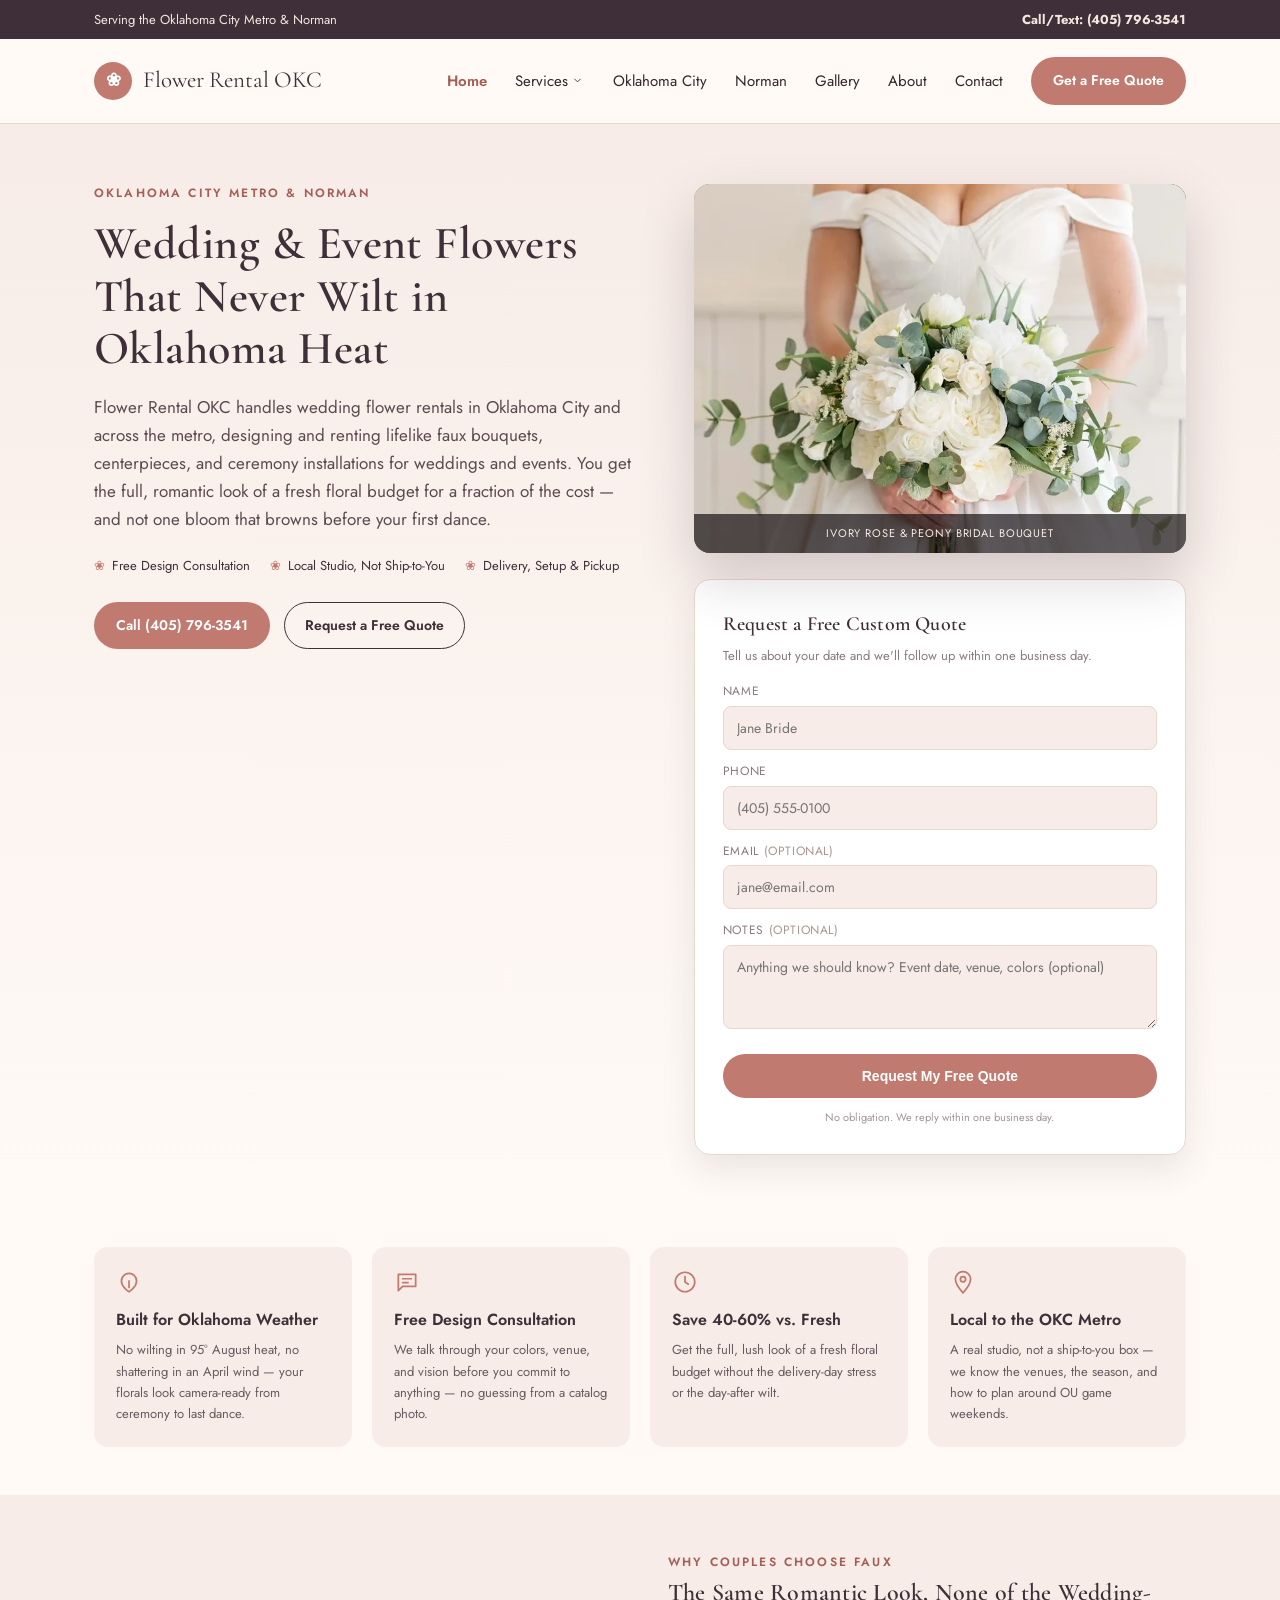
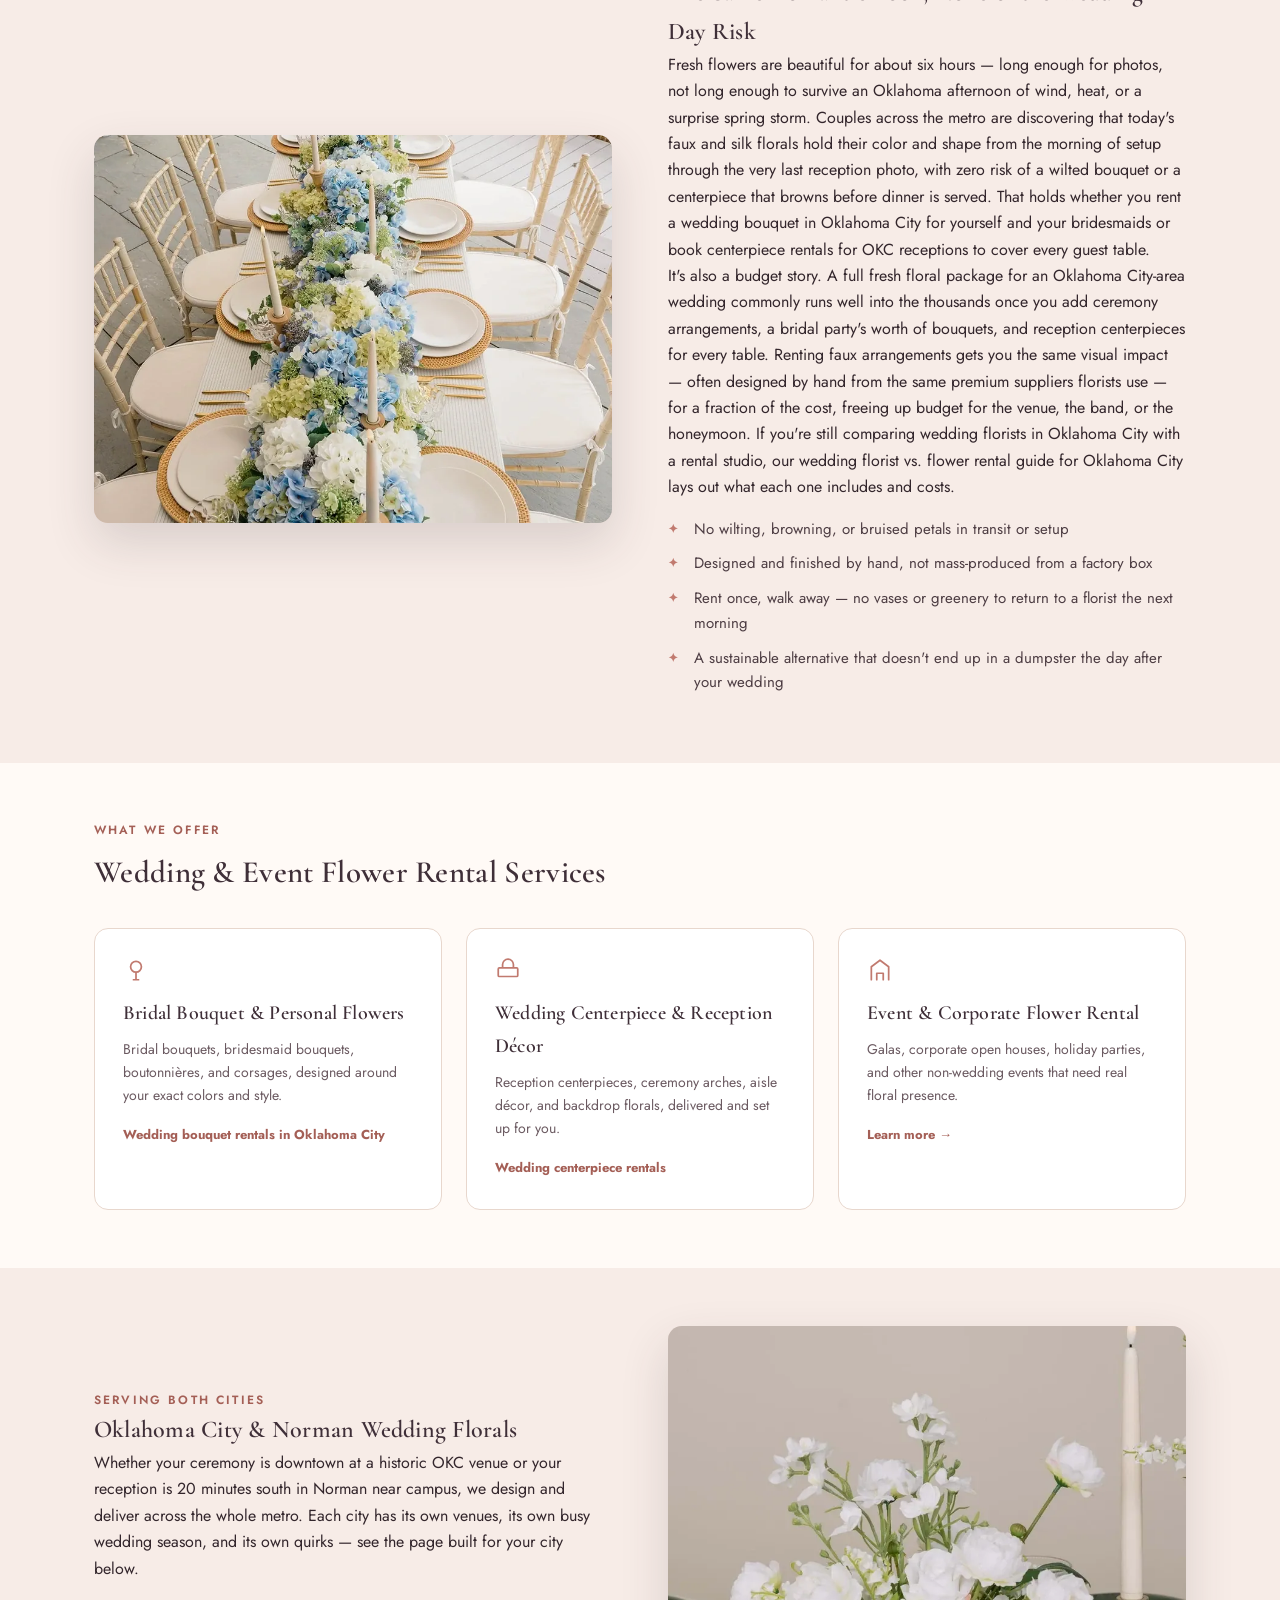
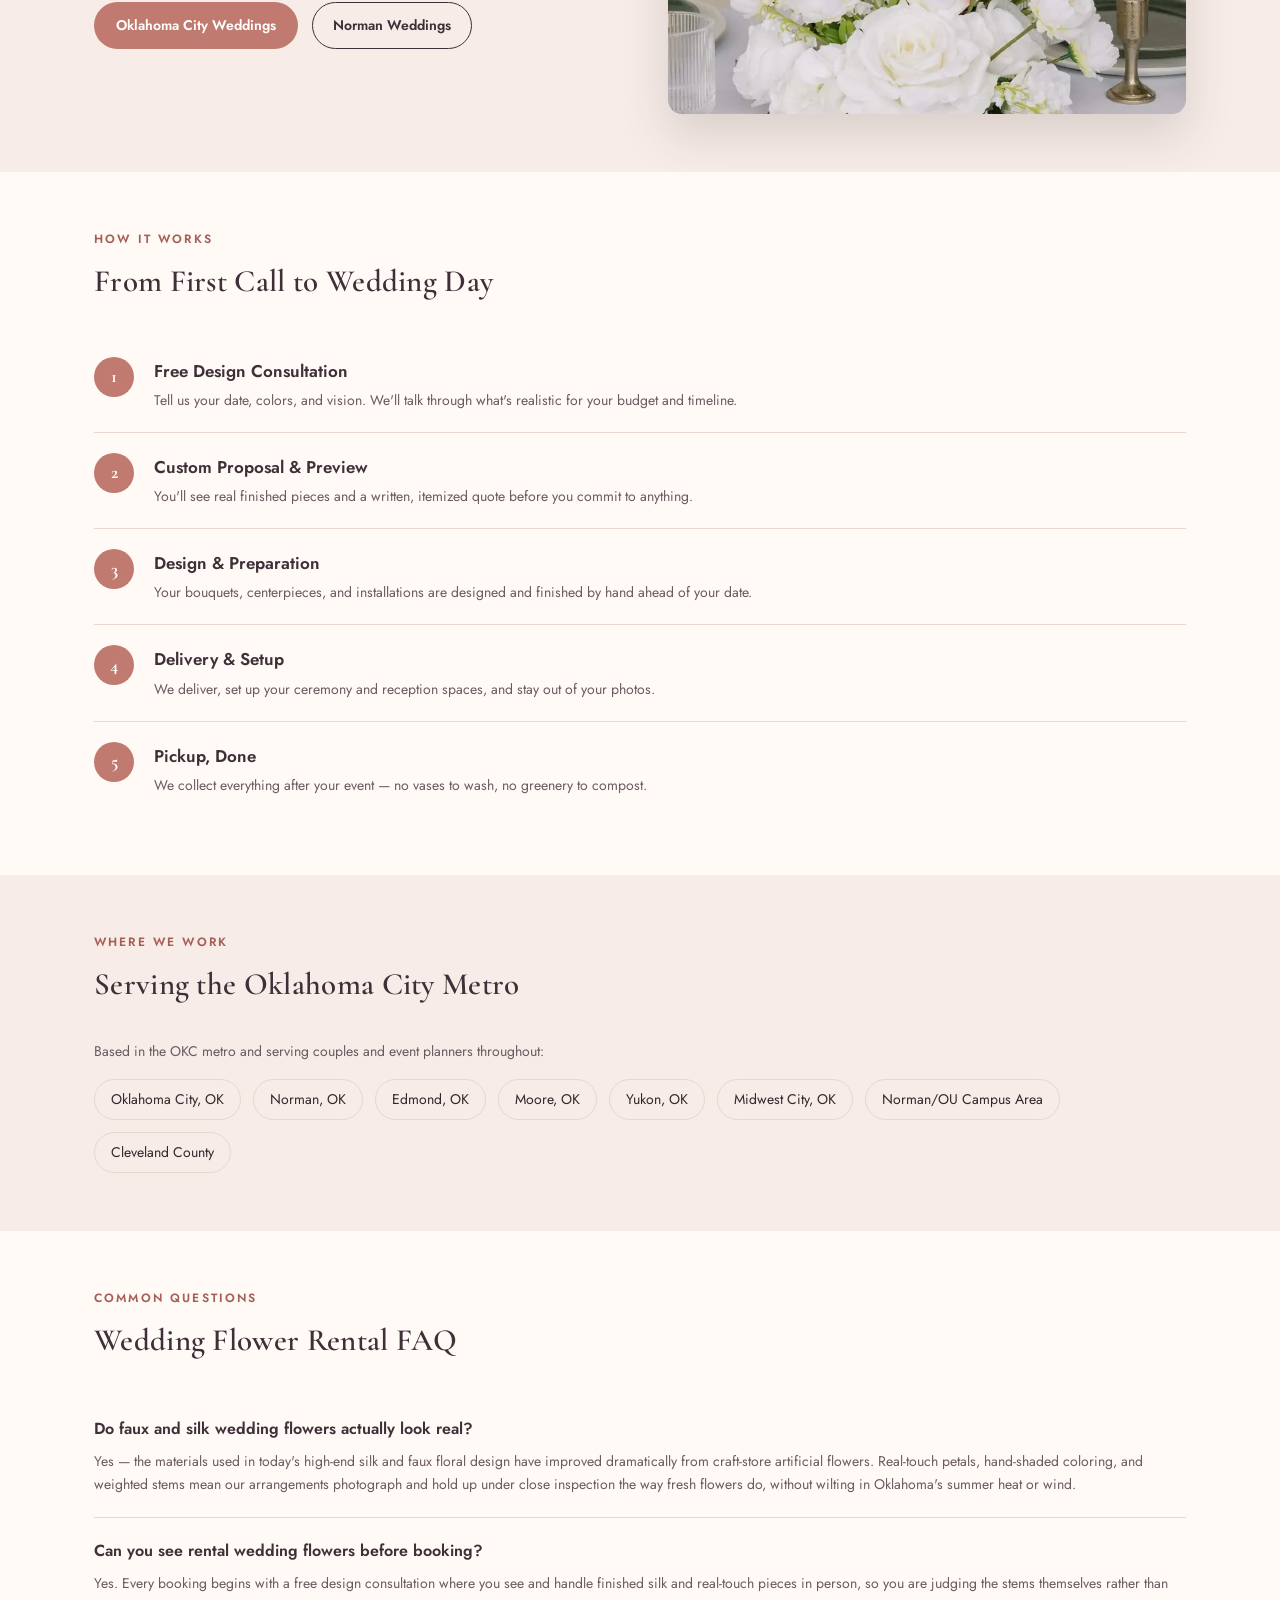
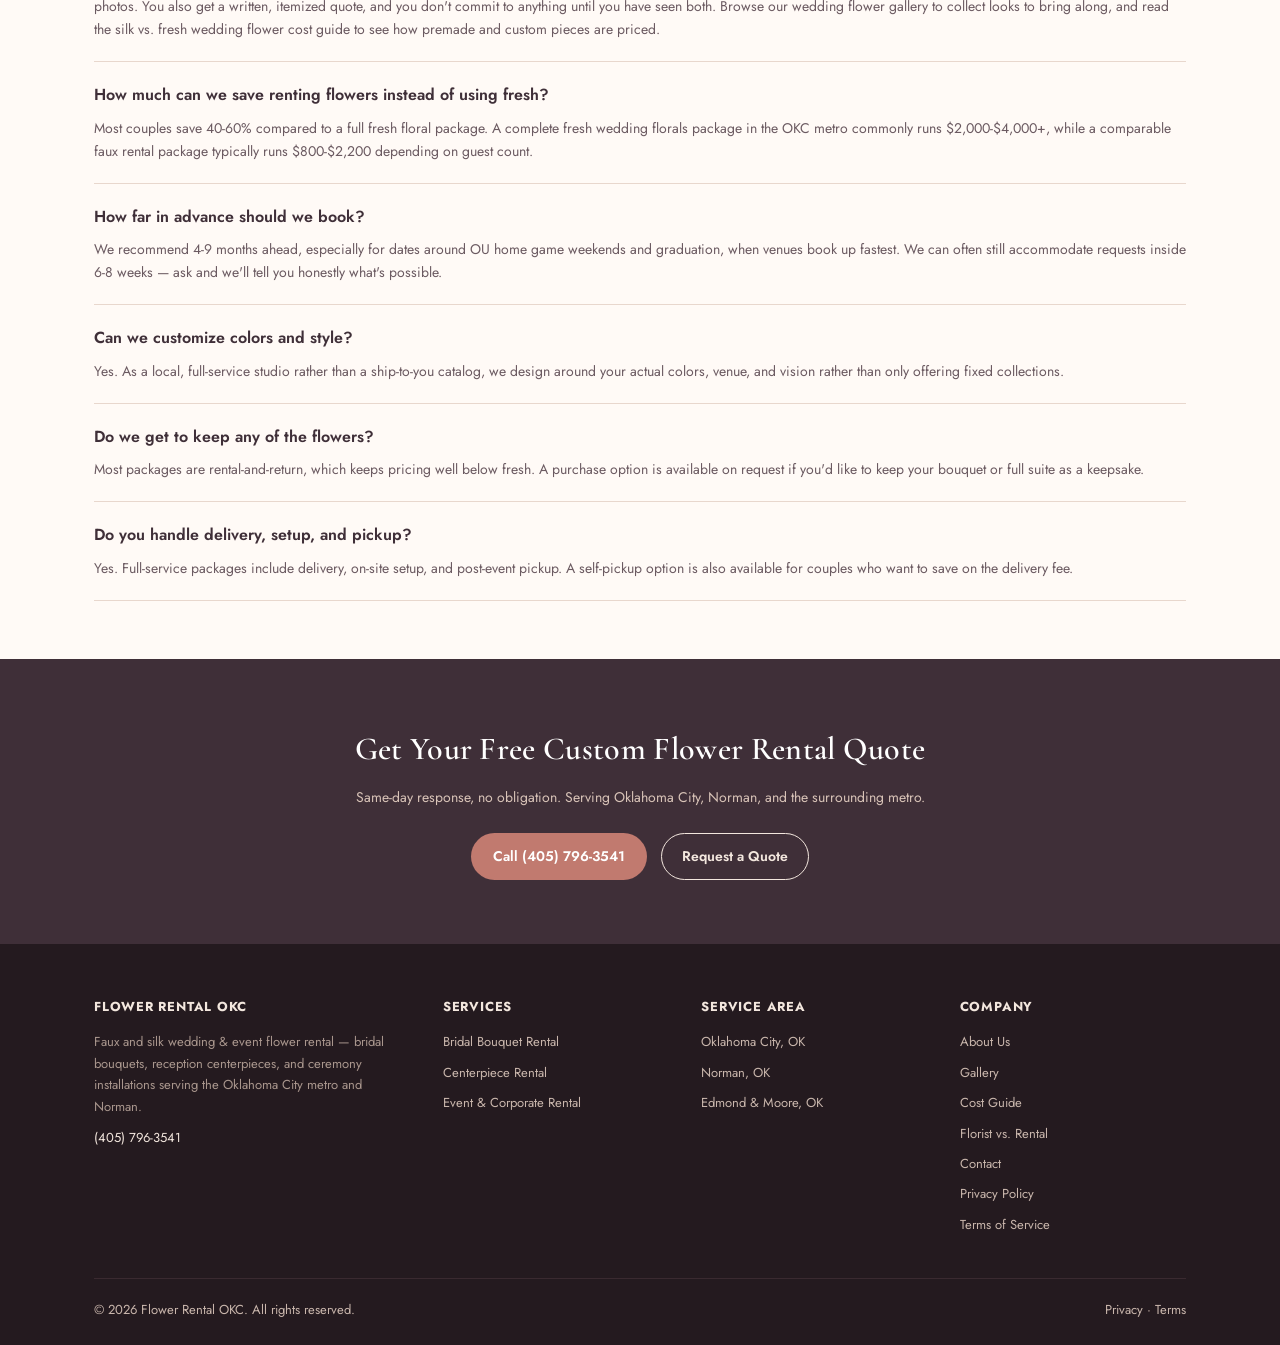
<file: index.html>
<!DOCTYPE html>
<html lang="en">
<head>
<meta charset="UTF-8">
<meta name="viewport" content="width=device-width, initial-scale=1.0">
<meta name="robots" content="index, follow">
<title>Wedding & Event Flower Rental | Oklahoma City Metro | Flower Rental OKC</title>
<meta name="description" content="Flower Rental OKC designs and rents lifelike faux bouquets, centerpieces, and floral installations for weddings and events across Oklahoma City and Norman. Free custom quote.">
<link rel="canonical" href="https://www.flowerrentalokc.com/">
<link rel="stylesheet" href="/assets/style.css">
<link rel="icon" href="/favicon.ico" sizes="48x48">
<link rel="icon" href="/favicon.svg" type="image/svg+xml">
<link rel="icon" href="/favicon-192x192.png" type="image/png" sizes="192x192">
<link rel="apple-touch-icon" href="/favicon-192x192.png">
  <script type="application/ld+json">{"@context":"https://schema.org","@type":"WebSite","name":"Flower Rental OKC","alternateName":"Flower Rental Oklahoma City","url":"https://www.flowerrentalokc.com/"}</script>

<meta property="og:type" content="website">
<meta property="og:title" content="Wedding & Event Flower Rental | Oklahoma City Metro">
<meta property="og:description" content="Lifelike faux bouquets, centerpieces, and floral installations for weddings and events across Oklahoma City and Norman. Free custom quote.">
<meta property="og:url" content="https://www.flowerrentalokc.com/">
<meta property="og:image" content="https://www.flowerrentalokc.com/assets/images/white-rose-peony-eucalyptus-bridal-bouquet.webp">
<meta property="og:locale" content="en_US">
<meta name="twitter:card" content="summary_large_image">

<script type="application/ld+json">
{
  "@context": "https://schema.org",
  "@type": "Florist",
  "name": "Flower Rental OKC",
  "image": "https://www.flowerrentalokc.com/assets/images/white-rose-peony-eucalyptus-bridal-bouquet.webp",
  "url": "https://www.flowerrentalokc.com/",
  "telephone": "+1-405-796-3541",
  "priceRange": "$$-$$$",
  "address": {"@type": "PostalAddress", "addressLocality": "Oklahoma City", "addressRegion": "OK", "addressCountry": "US"},
  "areaServed": [
    {"@type": "City", "name": "Oklahoma City, OK"},
    {"@type": "City", "name": "Norman, OK"},
    {"@type": "City", "name": "Edmond, OK"},
    {"@type": "City", "name": "Moore, OK"}
  ],
  "description": "Faux and silk wedding & event flower rental studio serving the Oklahoma City metro — bridal bouquets, reception centerpieces, ceremony arches, and full event floral packages.",
  "makesOffer": [
    {"@type": "Offer", "itemOffered": {"@type": "Service", "name": "Bridal Bouquet & Personal Flower Rental", "url": "https://www.flowerrentalokc.com/services/bridal-bouquet-rental/"}},
    {"@type": "Offer", "itemOffered": {"@type": "Service", "name": "Wedding Centerpiece & Reception Décor Rental", "url": "https://www.flowerrentalokc.com/services/wedding-centerpiece-rental/"}},
    {"@type": "Offer", "itemOffered": {"@type": "Service", "name": "Event & Corporate Flower Rental", "url": "https://www.flowerrentalokc.com/services/event-flower-rental/"}}
  ]
}
</script>
<script type="application/ld+json">
{
  "@context": "https://schema.org",
  "@type": "FAQPage",
  "mainEntity": [
    {"@type": "Question", "name": "Do faux and silk wedding flowers actually look real?", "acceptedAnswer": {"@type": "Answer", "text": "Yes — the materials used in today's high-end silk and faux floral design have improved dramatically from craft-store artificial flowers. Real touch petals, hand-shaded coloring, and weighted stems mean our arrangements photograph and hold up under close inspection the same way fresh flowers do, without wilting under Oklahoma's summer heat or wind."}},
    {"@type": "Question", "name": "Can you see rental wedding flowers before booking?", "acceptedAnswer": {"@type": "Answer", "text": "Yes. Every booking begins with a free design consultation where you see and handle finished silk and real-touch pieces in person, so you are judging the stems themselves rather than photos. You also get a written, itemized quote, and you don't commit to anything until you have seen both. Browse the gallery to collect looks to bring along, and read the silk vs. fresh cost guide to see how premade and custom pieces are priced."}},
    {"@type": "Question", "name": "How much can we save renting flowers instead of using fresh?", "acceptedAnswer": {"@type": "Answer", "text": "Most couples save 40-60% compared to a full fresh floral package. A complete fresh wedding florals package in the Oklahoma City metro commonly runs $2,000-$4,000+, while a comparable faux rental package typically runs $800-$2,200 depending on your guest count and how many pieces you need."}},
    {"@type": "Question", "name": "How far in advance should we book?", "acceptedAnswer": {"@type": "Answer", "text": "We recommend booking 4-9 months ahead, especially for spring and fall dates around OU home game weekends and graduation, when Norman and OKC venues book up fastest. That said, we keep a rotating in-stock inventory and can often accommodate requests inside of 6-8 weeks — reach out and we'll tell you honestly what's possible for your date."}},
    {"@type": "Question", "name": "Can we customize colors and style, or do we have to pick from set collections?", "acceptedAnswer": {"@type": "Answer", "text": "Because we're a local, full-service studio rather than a ship-to-you rental catalog, we design around your actual colors, venue, and vision rather than only offering fixed collections. We'll still show you real finished pieces during your consultation so there are no surprises on your wedding day."}},
    {"@type": "Question", "name": "Do we get to keep any of the flowers?", "acceptedAnswer": {"@type": "Answer", "text": "Most packages are rental-and-return, which is what keeps pricing well below fresh. If you'd like to keep your bridal bouquet, a few centerpieces, or your entire suite as a keepsake, let us know when you book — we offer a purchase option on request."}},
    {"@type": "Question", "name": "Do you handle delivery, setup, and pickup?", "acceptedAnswer": {"@type": "Answer", "text": "Yes. Full-service packages include delivery, on-site setup at your ceremony and reception spaces, and post-event pickup, so you and your family aren't the ones tearing down centerpieces at midnight. A lighter self-pickup option is also available for couples who want to save on the delivery fee."}}
  ]
}
</script>
  <meta property="og:site_name" content="Flower Rental OKC">
</head>
<body>

<div class="announce">
  <div class="wrap">
    <span>Serving the Oklahoma City Metro &amp; Norman</span>
    <a href="tel:+14057963541">Call/Text: (405) 796-3541</a>
  </div>
</div>

<header class="site">
  <nav class="wrap" aria-label="Primary">
    <a href="/" class="brand"><span class="mark" aria-hidden="true">❀</span> Flower Rental OKC</a>
    <button class="menu-toggle" type="button" aria-label="Toggle menu" aria-expanded="false" aria-controls="primary-links">
      <svg viewBox="0 0 24 24" fill="none" stroke="currentColor" stroke-width="1.8" stroke-linecap="round" aria-hidden="true"><path d="M3 6h18M3 12h18M3 18h18"></path></svg>
    </button>
    <div class="links" id="primary-links">
      <a href="/" class="lnk" aria-current="page">Home</a>
      <div class="has-sub">
        <a href="/services/">Services</a>
        <button class="sub-toggle" type="button" aria-expanded="false" aria-controls="services-panel" aria-label="Toggle services menu">
          <svg class="arrow" viewBox="0 0 24 24" fill="none" stroke="currentColor" stroke-width="2" stroke-linecap="round" stroke-linejoin="round" aria-hidden="true"><polyline points="6 9 12 15 18 9"></polyline></svg>
        </button>
        <div class="panel" id="services-panel">
          <a href="/services/bridal-bouquet-rental/">Bridal Bouquet Rental</a>
          <a href="/services/wedding-centerpiece-rental/">Wedding Centerpiece Rental</a>
          <a href="/services/event-flower-rental/">Event &amp; Corporate Flower Rental</a>
        </div>
      </div>
      <a href="/oklahoma-city-wedding-flower-rental/" class="lnk">Oklahoma City</a>
      <a href="/norman-wedding-flower-rental/" class="lnk">Norman</a>
      <a href="/gallery/" class="lnk">Gallery</a>
      <a href="/about/" class="lnk">About</a>
      <a href="/contact/" class="lnk">Contact</a>
      <a href="/contact/" class="pill-btn">Get a Free Quote</a>
    </div>
  </nav>
</header>

<section class="hero" id="home">
  <div class="wrap hero-cols">
    <div>
      <div class="kicker">Oklahoma City Metro &amp; Norman</div>
      <h1>Wedding &amp; Event Flowers That Never Wilt in Oklahoma Heat</h1>
      <p class="sub">Flower Rental OKC handles wedding flower rentals in Oklahoma City and across the metro, designing and renting lifelike faux bouquets, centerpieces, and ceremony installations for weddings and events. You get the full, romantic look of a fresh floral budget for a fraction of the cost — and not one bloom that browns before your first dance.</p>
      <div class="marks">
        <span>Free Design Consultation</span>
        <span>Local Studio, Not Ship-to-You</span>
        <span>Delivery, Setup &amp; Pickup</span>
      </div>
      <div class="hero-actions">
        <a href="tel:+14057963541" class="pill-btn">Call (405) 796-3541</a>
        <a href="#quote" class="pill-outline">Request a Free Quote</a>
      </div>
    </div>
    <div>
      <div class="bloom-art">
        <img src="/assets/images/white-rose-peony-eucalyptus-bridal-bouquet.webp" alt="Ivory faux rose and peony bridal bouquet with eucalyptus" loading="lazy" width="853" height="1280">
        <div class="bloom-tag">Ivory Rose &amp; Peony Bridal Bouquet</div>
      </div>
      <div class="quote-panel" id="quote">
        <h3>Request a Free Custom Quote</h3>
        <p>Tell us about your date and we'll follow up within one business day.</p>
        <form id="quoteForm" class="quote-form" novalidate>
          <label for="f-name">Name</label>
          <input id="f-name" name="name" type="text" placeholder="Jane Bride" autocomplete="name" required>

          <label for="f-phone">Phone</label>
          <input id="f-phone" name="phone" type="tel" placeholder="(405) 555-0100" autocomplete="tel" required>

          <label for="f-email">Email <span style="font-weight:400;color:#a9968d;">(optional)</span></label>
          <input id="f-email" name="email" type="email" placeholder="jane@email.com" autocomplete="email">

          <label for="f-notes">Notes <span style="font-weight:400;color:#a9968d;">(optional)</span></label>
          <textarea id="f-notes" name="notes" rows="3" placeholder="Anything we should know? Event date, venue, colors (optional)"></textarea>

          <button type="submit" class="pill-btn">Request My Free Quote</button>
          <div class="fine">No obligation. We reply within one business day.</div>
          <div class="form-note" role="status" aria-live="polite" hidden></div>
        </form>
      </div>
    </div>
  </div>
</section>

<section class="value-band">
  <div class="wrap value-tiles">
    <div class="value-tile">
      <div class="ic"><svg class="leaf-ic" viewBox="0 0 24 24" fill="none" stroke="currentColor" stroke-width="1.6" stroke-linecap="round" stroke-linejoin="round" aria-hidden="true"><path d="M12 21s7-4.35 7-10a7 7 0 0 0-14 0c0 5.65 7 10 7 10z"></path><path d="M12 11v6"></path></svg></div>
      <h4>Built for Oklahoma Weather</h4>
      <p>No wilting in 95° August heat, no shattering in an April wind — your florals look camera-ready from ceremony to last dance.</p>
    </div>
    <div class="value-tile">
      <div class="ic"><svg class="leaf-ic" viewBox="0 0 24 24" fill="none" stroke="currentColor" stroke-width="1.6" stroke-linecap="round" stroke-linejoin="round" aria-hidden="true"><path d="M4 5h16v11H8l-4 4V5z"></path><path d="M8 9h8M8 12.5h5"></path></svg></div>
      <h4>Free Design Consultation</h4>
      <p>We talk through your colors, venue, and vision before you commit to anything — no guessing from a catalog photo.</p>
    </div>
    <div class="value-tile">
      <div class="ic"><svg class="leaf-ic" viewBox="0 0 24 24" fill="none" stroke="currentColor" stroke-width="1.6" stroke-linecap="round" stroke-linejoin="round" aria-hidden="true"><circle cx="12" cy="12" r="9"></circle><path d="M12 7v5l3 2"></path></svg></div>
      <h4>Save 40-60% vs. Fresh</h4>
      <p>Get the full, lush look of a fresh floral budget without the delivery-day stress or the day-after wilt.</p>
    </div>
    <div class="value-tile">
      <div class="ic"><svg class="leaf-ic" viewBox="0 0 24 24" fill="none" stroke="currentColor" stroke-width="1.6" stroke-linecap="round" stroke-linejoin="round" aria-hidden="true"><path d="M12 22s7-7.58 7-12.5A7 7 0 0 0 5 9.5C5 14.42 12 22 12 22z"></path><circle cx="12" cy="9.5" r="2.4"></circle></svg></div>
      <h4>Local to the OKC Metro</h4>
      <p>A real studio, not a ship-to-you box — we know the venues, the season, and how to plan around OU game weekends.</p>
    </div>
  </div>
</section>

<section class="tint" id="why">
  <div class="wrap split">
    <div class="frame frame-4-3">
      <img src="/assets/images/hydrangea-table-runner-garland.webp" alt="Faux blue hydrangea table runner garland down a long reception table with taper candles" loading="lazy" width="854" height="1280">
    </div>
    <div>
      <div class="kicker">Why Couples Choose Faux</div>
      <h2>The Same Romantic Look, None of the Wedding-Day Risk</h2>
      <p>Fresh flowers are beautiful for about six hours — long enough for photos, not long enough to survive an Oklahoma afternoon of wind, heat, or a surprise spring storm. Couples across the metro are discovering that today's faux and silk florals hold their color and shape from the morning of setup through the very last reception photo, with zero risk of a wilted bouquet or a centerpiece that browns before dinner is served. That holds whether you <a href="/services/bridal-bouquet-rental/">rent a wedding bouquet in Oklahoma City</a> for yourself and your bridesmaids or book <a href="/services/wedding-centerpiece-rental/">centerpiece rentals for OKC receptions</a> to cover every guest table.</p>
      <p>It's also a budget story. A full fresh floral package for an Oklahoma City-area wedding commonly runs well into the thousands once you add ceremony arrangements, a bridal party's worth of bouquets, and reception centerpieces for every table. Renting faux arrangements gets you the same visual impact — often designed by hand from the same premium suppliers florists use — for a fraction of the cost, freeing up budget for the venue, the band, or the honeymoon. If you're still comparing wedding florists in Oklahoma City with a rental studio, our <a href="/wedding-florist-vs-flower-rental-oklahoma-city/">wedding florist vs. flower rental guide for Oklahoma City</a> lays out what each one includes and costs.</p>
      <ul>
        <li>No wilting, browning, or bruised petals in transit or setup</li>
        <li>Designed and finished by hand, not mass-produced from a factory box</li>
        <li>Rent once, walk away — no vases or greenery to return to a florist the next morning</li>
        <li>A sustainable alternative that doesn't end up in a dumpster the day after your wedding</li>
      </ul>
    </div>
  </div>
</section>

<section id="services">
  <div class="wrap">
    <div class="kicker">What We Offer</div>
    <div class="head-block"><h2>Wedding &amp; Event Flower Rental Services</h2></div>
    <div class="offer-row">
      <div class="offer-card">
        <div class="ic"><svg class="leaf-ic" viewBox="0 0 24 24" fill="none" stroke="currentColor" stroke-width="1.6" stroke-linejoin="round" aria-hidden="true"><circle cx="12" cy="9" r="5"></circle><path d="M12 14v7M9 21h6"></path></svg></div>
        <h3>Bridal Bouquet &amp; Personal Flowers</h3>
        <p>Bridal bouquets, bridesmaid bouquets, boutonnières, and corsages, designed around your exact colors and style.</p>
        <a href="/services/bridal-bouquet-rental/">Wedding bouquet rentals in Oklahoma City</a>
      </div>
      <div class="offer-card">
        <div class="ic"><svg class="leaf-ic" viewBox="0 0 24 24" fill="none" stroke="currentColor" stroke-width="1.6" stroke-linejoin="round" aria-hidden="true"><rect x="3" y="10" width="18" height="8" rx="1"></rect><path d="M7 10V7a5 5 0 0 1 10 0v3"></path></svg></div>
        <h3>Wedding Centerpiece &amp; Reception Décor</h3>
        <p>Reception centerpieces, ceremony arches, aisle décor, and backdrop florals, delivered and set up for you.</p>
        <a href="/services/wedding-centerpiece-rental/">Wedding centerpiece rentals</a>
      </div>
      <div class="offer-card">
        <div class="ic"><svg class="leaf-ic" viewBox="0 0 24 24" fill="none" stroke="currentColor" stroke-width="1.6" stroke-linecap="round" stroke-linejoin="round" aria-hidden="true"><path d="M4 21V9l8-6 8 6v12"></path><path d="M9 21v-6h6v6"></path></svg></div>
        <h3>Event &amp; Corporate Flower Rental</h3>
        <p>Galas, corporate open houses, holiday parties, and other non-wedding events that need real floral presence.</p>
        <a href="/services/event-flower-rental/">Learn more →</a>
      </div>
    </div>
  </div>
</section>

<section class="tint">
  <div class="wrap split">
    <div>
      <div class="kicker">Serving Both Cities</div>
      <h2>Oklahoma City &amp; Norman Wedding Florals</h2>
      <p>Whether your ceremony is downtown at a historic OKC venue or your reception is 20 minutes south in Norman near campus, we design and deliver across the whole metro. Each city has its own venues, its own busy wedding season, and its own quirks — see the page built for your city below.</p>
      <div style="margin-top:20px;display:flex;gap:14px;flex-wrap:wrap;">
        <a href="/oklahoma-city-wedding-flower-rental/" class="pill-btn">Oklahoma City Weddings</a>
        <a href="/norman-wedding-flower-rental/" class="pill-outline">Norman Weddings</a>
      </div>
    </div>
    <div class="frame frame-4-3">
      <img src="/assets/images/all-white-rose-centerpiece.webp" alt="Low all-white faux rose and peony centerpiece on a reception table" loading="lazy" width="852" height="1280">
    </div>
  </div>
</section>

<section>
  <div class="wrap">
    <div class="kicker">How It Works</div>
    <div class="head-block"><h2>From First Call to Wedding Day</h2></div>
    <div class="path-steps">
      <div class="path-step"><div class="num" aria-hidden="true"></div><div><h4>Free Design Consultation</h4><p>Tell us your date, colors, and vision. We'll talk through what's realistic for your budget and timeline.</p></div></div>
      <div class="path-step"><div class="num" aria-hidden="true"></div><div><h4>Custom Proposal &amp; Preview</h4><p>You'll see real finished pieces and a written, itemized quote before you commit to anything.</p></div></div>
      <div class="path-step"><div class="num" aria-hidden="true"></div><div><h4>Design &amp; Preparation</h4><p>Your bouquets, centerpieces, and installations are designed and finished by hand ahead of your date.</p></div></div>
      <div class="path-step"><div class="num" aria-hidden="true"></div><div><h4>Delivery &amp; Setup</h4><p>We deliver, set up your ceremony and reception spaces, and stay out of your photos.</p></div></div>
      <div class="path-step"><div class="num" aria-hidden="true"></div><div><h4>Pickup, Done</h4><p>We collect everything after your event — no vases to wash, no greenery to compost.</p></div></div>
    </div>
  </div>
</section>

<section class="tint" id="service-area">
  <div class="wrap">
    <div class="kicker">Where We Work</div>
    <div class="head-block"><h2>Serving the Oklahoma City Metro</h2></div>
    <p style="font-size:14px;color:#6b5a61;">Based in the OKC metro and serving couples and event planners throughout:</p>
    <div class="chip-row">
      <span>Oklahoma City, OK</span><span>Norman, OK</span><span>Edmond, OK</span><span>Moore, OK</span>
      <span>Yukon, OK</span><span>Midwest City, OK</span><span>Norman/OU Campus Area</span><span>Cleveland County</span>
    </div>
  </div>
</section>

<section>
  <div class="wrap">
    <div class="kicker">Common Questions</div>
    <div class="head-block"><h2>Wedding Flower Rental FAQ</h2></div>
    <div class="qa"><h4>Do faux and silk wedding flowers actually look real?</h4><p>Yes — the materials used in today's high-end silk and faux floral design have improved dramatically from craft-store artificial flowers. Real-touch petals, hand-shaded coloring, and weighted stems mean our arrangements photograph and hold up under close inspection the way fresh flowers do, without wilting in Oklahoma's summer heat or wind.</p></div>
    <div class="qa"><h4>Can you see rental wedding flowers before booking?</h4><p>Yes. Every booking begins with a free design consultation where you see and handle finished silk and real-touch pieces in person, so you are judging the stems themselves rather than photos. You also get a written, itemized quote, and you don't commit to anything until you have seen both. Browse our <a href="/gallery/">wedding flower gallery</a> to collect looks to bring along, and read the <a href="/silk-vs-fresh-wedding-flowers-cost/">silk vs. fresh wedding flower cost guide</a> to see how premade and custom pieces are priced.</p></div>
    <div class="qa"><h4>How much can we save renting flowers instead of using fresh?</h4><p>Most couples save 40-60% compared to a full fresh floral package. A complete fresh wedding florals package in the OKC metro commonly runs $2,000-$4,000+, while a comparable faux rental package typically runs $800-$2,200 depending on guest count.</p></div>
    <div class="qa"><h4>How far in advance should we book?</h4><p>We recommend 4-9 months ahead, especially for dates around OU home game weekends and graduation, when venues book up fastest. We can often still accommodate requests inside 6-8 weeks — ask and we'll tell you honestly what's possible.</p></div>
    <div class="qa"><h4>Can we customize colors and style?</h4><p>Yes. As a local, full-service studio rather than a ship-to-you catalog, we design around your actual colors, venue, and vision rather than only offering fixed collections.</p></div>
    <div class="qa"><h4>Do we get to keep any of the flowers?</h4><p>Most packages are rental-and-return, which keeps pricing well below fresh. A purchase option is available on request if you'd like to keep your bouquet or full suite as a keepsake.</p></div>
    <div class="qa"><h4>Do you handle delivery, setup, and pickup?</h4><p>Yes. Full-service packages include delivery, on-site setup, and post-event pickup. A self-pickup option is also available for couples who want to save on the delivery fee.</p></div>
  </div>
</section>

<section class="cta-band">
  <div class="wrap">
    <h2>Get Your Free Custom Flower Rental Quote</h2>
    <p>Same-day response, no obligation. Serving Oklahoma City, Norman, and the surrounding metro.</p>
    <div class="row">
      <a href="tel:+14057963541" class="pill-btn">Call (405) 796-3541</a>
      <a href="/contact/" class="pill-outline">Request a Quote</a>
    </div>
  </div>
</section>

<footer>
  <div class="wrap">
    <div class="foot-cols">
      <div>
        <h5>Flower Rental OKC</h5>
        <p style="color:#a9968d;">Faux and silk wedding &amp; event flower rental — bridal bouquets, reception centerpieces, and ceremony installations serving the Oklahoma City metro and Norman.</p>
        <p style="margin-top:10px;color:#f3e7de;">(405) 796-3541</p>
      </div>
      <div>
        <h5>Services</h5>
        <a href="/services/bridal-bouquet-rental/">Bridal Bouquet Rental</a>
        <a href="/services/wedding-centerpiece-rental/">Centerpiece Rental</a>
        <a href="/services/event-flower-rental/">Event &amp; Corporate Rental</a>
      </div>
      <div>
        <h5>Service Area</h5>
        <a href="/oklahoma-city-wedding-flower-rental/">Oklahoma City, OK</a>
        <a href="/norman-wedding-flower-rental/">Norman, OK</a>
        <a href="/#service-area">Edmond &amp; Moore, OK</a>
      </div>
      <div>
        <h5>Company</h5>
        <a href="/about/">About Us</a>
        <a href="/gallery/">Gallery</a>
        <a href="/silk-vs-fresh-wedding-flowers-cost/">Cost Guide</a>
        <a href="/wedding-florist-vs-flower-rental-oklahoma-city/">Florist vs. Rental</a>
        <a href="/contact/">Contact</a>
        <a href="/privacy-policy/">Privacy Policy</a>
        <a href="/terms/">Terms of Service</a>
      </div>
    </div>
    <div class="foot-base">
      <span>© 2026 Flower Rental OKC. All rights reserved.</span>
      <span>Privacy · Terms</span>
    </div>
  </div>
</footer>

<div class="sticky-cta"><a href="tel:+14057963541">Call or Text — Free Quote: (405) 796-3541</a></div>

<script src="/assets/site.js"></script>
</body>
</html>
</file>
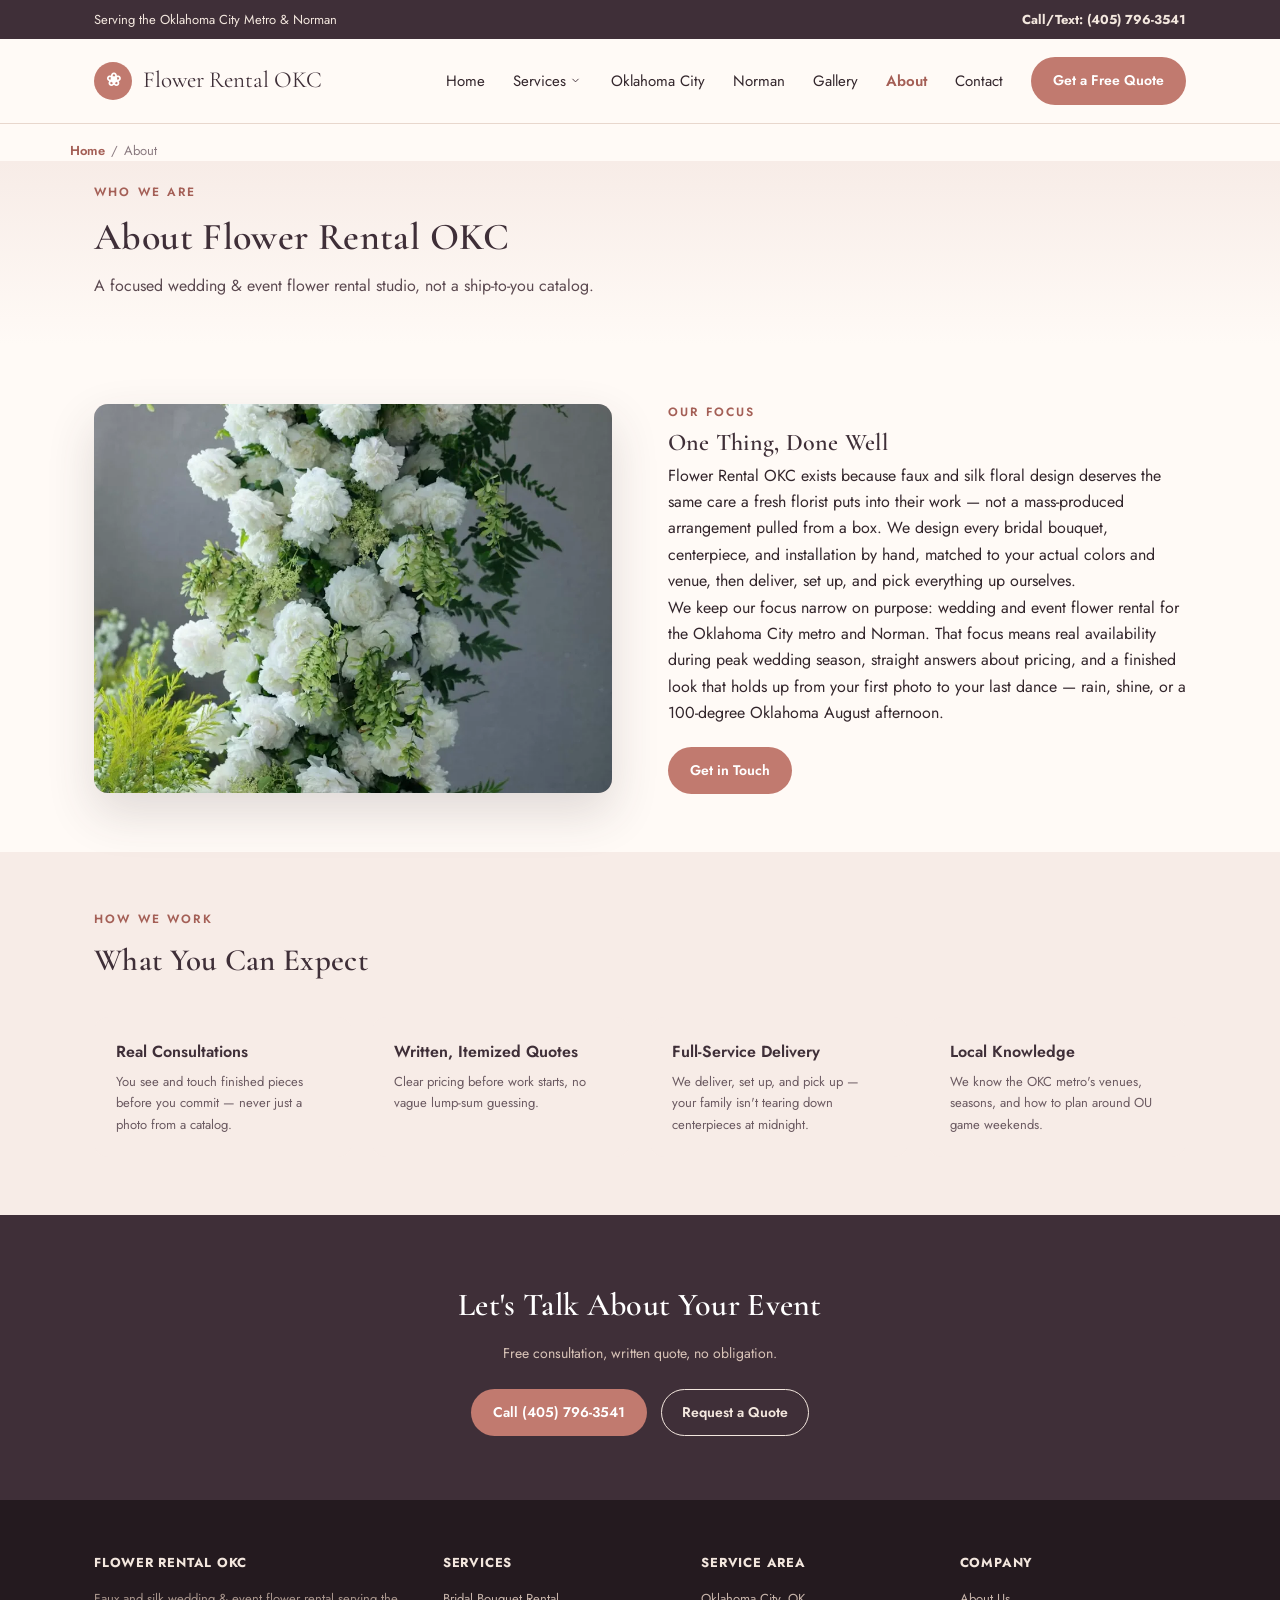
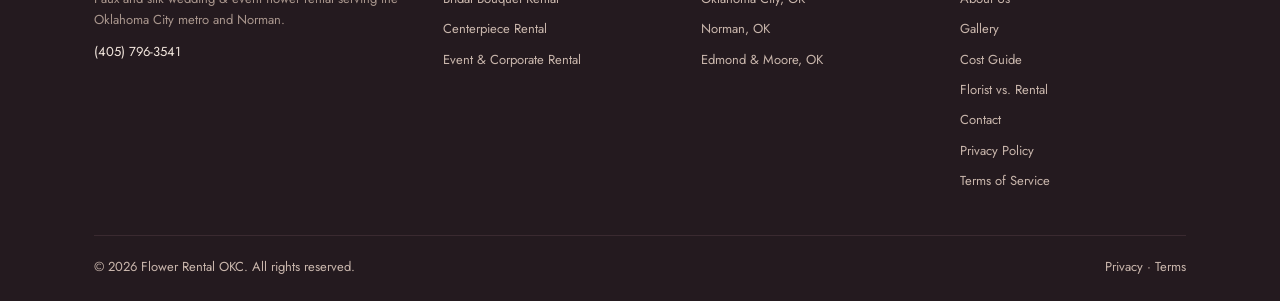
<file: about/index.html>
<!DOCTYPE html>
<html lang="en">
<head>
<meta charset="UTF-8">
<meta name="viewport" content="width=device-width, initial-scale=1.0">
<meta name="robots" content="index, follow">
<title>About Flower Rental OKC | Wedding &amp; Event Flower Rental Studio</title>
<meta name="description" content="Flower Rental OKC designs and rents faux wedding and event flowers for the Oklahoma City metro and Norman — a focused studio, not a ship-to-you catalog.">
<link rel="canonical" href="https://www.flowerrentalokc.com/about/">
<link rel="stylesheet" href="/assets/style.css">
<link rel="icon" href="data:image/svg+xml,%3Csvg%20xmlns='http://www.w3.org/2000/svg'%20viewBox='0%200%20100%20100'%3E%3Crect%20width='100'%20height='100'%20rx='20'%20fill='%23c17a6f'/%3E%3Ctext%20x='50'%20y='68'%20font-size='46'%20font-family='Georgia,serif'%20fill='white'%20text-anchor='middle'%3E%E2%9D%80%3C/text%3E%3C/svg%3E">
<meta property="og:type" content="website">
<meta property="og:title" content="About Flower Rental OKC">
<meta property="og:description" content="A focused faux wedding &amp; event flower rental studio for the Oklahoma City metro and Norman.">
<meta property="og:url" content="https://www.flowerrentalokc.com/about/">
<meta property="og:image" content="https://www.flowerrentalokc.com/assets/images/white-peony-floral-column.webp">
<meta name="twitter:card" content="summary_large_image">
</head>
<body>

<div class="announce">
  <div class="wrap">
    <span>Serving the Oklahoma City Metro &amp; Norman</span>
    <a href="tel:+14057963541">Call/Text: (405) 796-3541</a>
  </div>
</div>

<header class="site">
  <nav class="wrap" aria-label="Primary">
    <a href="/" class="brand"><span class="mark" aria-hidden="true">❀</span> Flower Rental OKC</a>
    <button class="menu-toggle" type="button" aria-label="Toggle menu" aria-expanded="false" aria-controls="primary-links">
      <svg viewBox="0 0 24 24" fill="none" stroke="currentColor" stroke-width="1.8" stroke-linecap="round" aria-hidden="true"><path d="M3 6h18M3 12h18M3 18h18"></path></svg>
    </button>
    <div class="links" id="primary-links">
      <a href="/" class="lnk">Home</a>
      <div class="has-sub">
        <a href="/services/">Services</a>
        <button class="sub-toggle" type="button" aria-expanded="false" aria-controls="services-panel" aria-label="Toggle services menu">
          <svg class="arrow" viewBox="0 0 24 24" fill="none" stroke="currentColor" stroke-width="2" stroke-linecap="round" stroke-linejoin="round" aria-hidden="true"><polyline points="6 9 12 15 18 9"></polyline></svg>
        </button>
        <div class="panel" id="services-panel">
          <a href="/services/bridal-bouquet-rental/">Bridal Bouquet Rental</a>
          <a href="/services/wedding-centerpiece-rental/">Wedding Centerpiece Rental</a>
          <a href="/services/event-flower-rental/">Event &amp; Corporate Flower Rental</a>
        </div>
      </div>
      <a href="/oklahoma-city-wedding-flower-rental/" class="lnk">Oklahoma City</a>
      <a href="/norman-wedding-flower-rental/" class="lnk">Norman</a>
      <a href="/gallery/" class="lnk">Gallery</a>
      <a href="/about/" class="lnk" aria-current="page">About</a>
      <a href="/contact/" class="lnk">Contact</a>
      <a href="/contact/" class="pill-btn">Get a Free Quote</a>
    </div>
  </nav>
</header>

<div class="wrap crumb"><a href="/">Home</a><span class="div">/</span>About</div>

<section class="page-hero">
  <div class="wrap">
    <div class="kicker">Who We Are</div>
    <h1>About Flower Rental OKC</h1>
    <p class="sub">A focused wedding &amp; event flower rental studio, not a ship-to-you catalog.</p>
  </div>
</section>

<section>
  <div class="wrap split">
    <div class="frame frame-4-3">
      <img src="/assets/images/white-peony-floral-column.webp" alt="Tall column of white faux peonies and fern greenery" loading="lazy" width="900" height="1350">
    </div>
    <div>
      <div class="kicker">Our Focus</div>
      <h2>One Thing, Done Well</h2>
      <p>Flower Rental OKC exists because faux and silk floral design deserves the same care a fresh florist puts into their work — not a mass-produced arrangement pulled from a box. We design every bridal bouquet, centerpiece, and installation by hand, matched to your actual colors and venue, then deliver, set up, and pick everything up ourselves.</p>
      <p>We keep our focus narrow on purpose: wedding and event flower rental for the Oklahoma City metro and Norman. That focus means real availability during peak wedding season, straight answers about pricing, and a finished look that holds up from your first photo to your last dance — rain, shine, or a 100-degree Oklahoma August afternoon.</p>
      <div style="margin-top:20px;"><a href="/contact/" class="pill-btn">Get in Touch</a></div>
    </div>
  </div>
</section>

<section class="tint">
  <div class="wrap">
    <div class="kicker">How We Work</div>
    <div class="head-block"><h2>What You Can Expect</h2></div>
    <div class="value-tiles">
      <div class="value-tile">
        <h4>Real Consultations</h4>
        <p>You see and touch finished pieces before you commit — never just a photo from a catalog.</p>
      </div>
      <div class="value-tile">
        <h4>Written, Itemized Quotes</h4>
        <p>Clear pricing before work starts, no vague lump-sum guessing.</p>
      </div>
      <div class="value-tile">
        <h4>Full-Service Delivery</h4>
        <p>We deliver, set up, and pick up — your family isn't tearing down centerpieces at midnight.</p>
      </div>
      <div class="value-tile">
        <h4>Local Knowledge</h4>
        <p>We know the OKC metro's venues, seasons, and how to plan around OU game weekends.</p>
      </div>
    </div>
  </div>
</section>

<section class="cta-band">
  <div class="wrap">
    <h2>Let's Talk About Your Event</h2>
    <p>Free consultation, written quote, no obligation.</p>
    <div class="row">
      <a href="tel:+14057963541" class="pill-btn">Call (405) 796-3541</a>
      <a href="/contact/" class="pill-outline">Request a Quote</a>
    </div>
  </div>
</section>

<footer>
  <div class="wrap">
    <div class="foot-cols">
      <div>
        <h5>Flower Rental OKC</h5>
        <p style="color:#a9968d;">Faux and silk wedding &amp; event flower rental serving the Oklahoma City metro and Norman.</p>
        <p style="margin-top:10px;color:#f3e7de;">(405) 796-3541</p>
      </div>
      <div>
        <h5>Services</h5>
        <a href="/services/bridal-bouquet-rental/">Bridal Bouquet Rental</a>
        <a href="/services/wedding-centerpiece-rental/">Centerpiece Rental</a>
        <a href="/services/event-flower-rental/">Event &amp; Corporate Rental</a>
      </div>
      <div>
        <h5>Service Area</h5>
        <a href="/oklahoma-city-wedding-flower-rental/">Oklahoma City, OK</a>
        <a href="/norman-wedding-flower-rental/">Norman, OK</a>
        <a href="/#service-area">Edmond &amp; Moore, OK</a>
      </div>
      <div>
        <h5>Company</h5>
        <a href="/about/">About Us</a>
        <a href="/gallery/">Gallery</a>
        <a href="/silk-vs-fresh-wedding-flowers-cost/">Cost Guide</a>
        <a href="/wedding-florist-vs-flower-rental-oklahoma-city/">Florist vs. Rental</a>
        <a href="/contact/">Contact</a>
        <a href="/privacy-policy/">Privacy Policy</a>
        <a href="/terms/">Terms of Service</a>
      </div>
    </div>
    <div class="foot-base">
      <span>© 2026 Flower Rental OKC. All rights reserved.</span>
      <span>Privacy · Terms</span>
    </div>
  </div>
</footer>

<div class="sticky-cta"><a href="tel:+14057963541">Call or Text — Free Quote: (405) 796-3541</a></div>

<script src="/assets/site.js"></script>
</body>
</html>
</file>
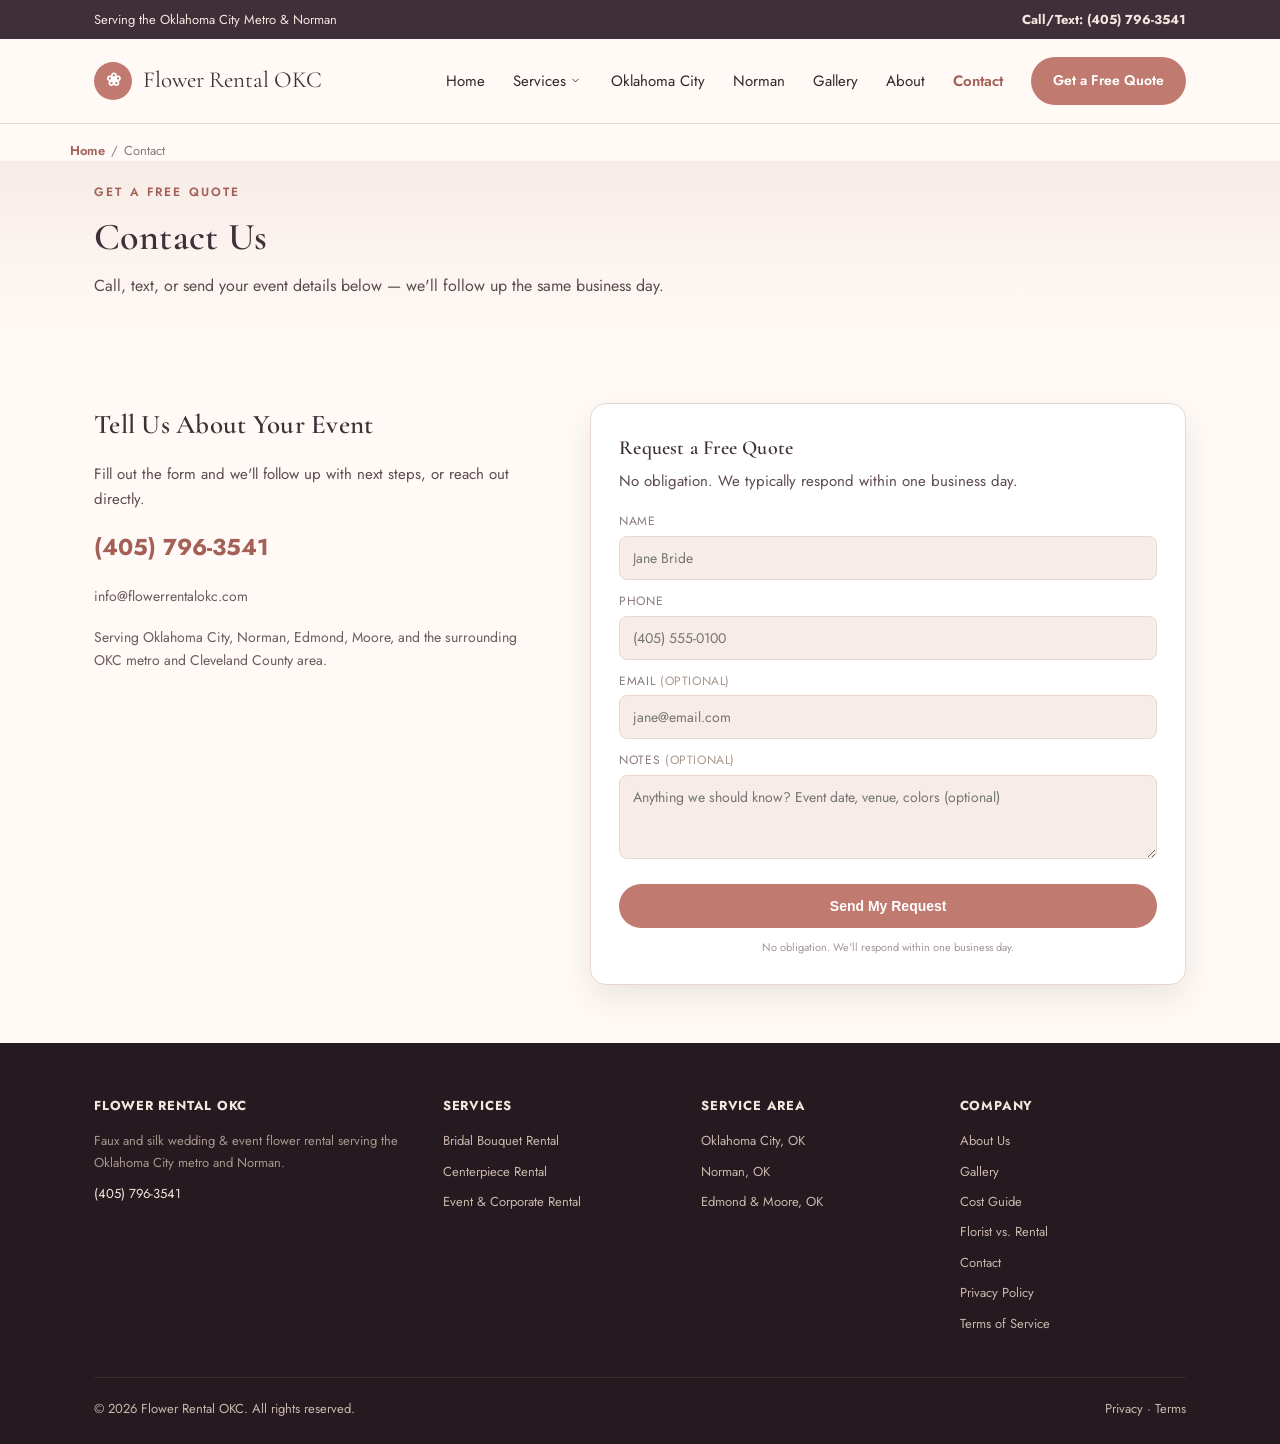
<file: contact/index.html>
<!DOCTYPE html>
<html lang="en">
<head>
<meta charset="UTF-8">
<meta name="viewport" content="width=device-width, initial-scale=1.0">
<meta name="robots" content="index, follow">
<title>Contact Flower Rental OKC | Free Wedding Flower Rental Quote</title>
<meta name="description" content="Request a free faux wedding flower rental quote for Oklahoma City or Norman. Call, text, or send your event details — we'll respond the same business day.">
<link rel="canonical" href="https://www.flowerrentalokc.com/contact/">
<link rel="stylesheet" href="/assets/style.css">
<link rel="icon" href="data:image/svg+xml,%3Csvg%20xmlns='http://www.w3.org/2000/svg'%20viewBox='0%200%20100%20100'%3E%3Crect%20width='100'%20height='100'%20rx='20'%20fill='%23c17a6f'/%3E%3Ctext%20x='50'%20y='68'%20font-size='46'%20font-family='Georgia,serif'%20fill='white'%20text-anchor='middle'%3E%E2%9D%80%3C/text%3E%3C/svg%3E">
<meta property="og:type" content="website">
<meta property="og:title" content="Contact Flower Rental OKC">
<meta property="og:description" content="Request a free faux wedding flower rental quote for Oklahoma City or Norman.">
<meta property="og:url" content="https://www.flowerrentalokc.com/contact/">
<meta property="og:image" content="https://www.flowerrentalokc.com/assets/images/white-rose-peony-eucalyptus-bridal-bouquet.webp">
<meta name="twitter:card" content="summary_large_image">
</head>
<body>

<div class="announce">
<div class="wrap">
<span>Serving the Oklahoma City Metro &amp; Norman</span>
<a href="tel:+14057963541">Call/Text: (405) 796-3541</a>
</div>
</div>

<header class="site">
<nav class="wrap" aria-label="Primary">
<a href="/" class="brand"><span class="mark" aria-hidden="true">❀</span> Flower Rental OKC</a>
<button class="menu-toggle" type="button" aria-label="Toggle menu" aria-expanded="false" aria-controls="primary-links">
<svg viewBox="0 0 24 24" fill="none" stroke="currentColor" stroke-width="1.8" stroke-linecap="round" aria-hidden="true"><path d="M3 6h18M3 12h18M3 18h18"></path></svg>
</button>
<div class="links" id="primary-links">
<a href="/" class="lnk">Home</a>
<div class="has-sub">
<a href="/services/">Services</a>
<button class="sub-toggle" type="button" aria-expanded="false" aria-controls="services-panel" aria-label="Toggle services menu">
<svg class="arrow" viewBox="0 0 24 24" fill="none" stroke="currentColor" stroke-width="2" stroke-linecap="round" stroke-linejoin="round" aria-hidden="true"><polyline points="6 9 12 15 18 9"></polyline></svg>
</button>
<div class="panel" id="services-panel">
<a href="/services/bridal-bouquet-rental/">Bridal Bouquet Rental</a>
<a href="/services/wedding-centerpiece-rental/">Wedding Centerpiece Rental</a>
<a href="/services/event-flower-rental/">Event &amp; Corporate Flower Rental</a>
</div>
</div>
<a href="/oklahoma-city-wedding-flower-rental/" class="lnk">Oklahoma City</a>
<a href="/norman-wedding-flower-rental/" class="lnk">Norman</a>
<a href="/gallery/" class="lnk">Gallery</a>
<a href="/about/" class="lnk">About</a>
<a href="/contact/" class="lnk" aria-current="page">Contact</a>
<a href="/contact/" class="pill-btn">Get a Free Quote</a>
</div>
</nav>
</header>

<div class="wrap crumb"><a href="/">Home</a><span class="div">/</span>Contact</div>

<section class="page-hero">
<div class="wrap">
<div class="kicker">Get a Free Quote</div>
<h1>Contact Us</h1>
<p class="sub">Call, text, or send your event details below — we'll follow up the same business day.</p>
</div>
</section>

<section>
<div class="wrap contact-cols">
<div>
<h2>Tell Us About Your Event</h2>
<p>Fill out the form and we'll follow up with next steps, or reach out directly.</p>
<a href="tel:+14057963541" class="phone-lg">(405) 796-3541</a>
<p style="font-size:14px;color:#6b5a61;">info@flowerrentalokc.com</p>
<p class="areas">Serving Oklahoma City, Norman, Edmond, Moore, and the surrounding OKC metro and Cleveland County area.</p>
</div>
<div class="quote-panel" style="margin-top:0;">
<h3>Request a Free Quote</h3>
<p>No obligation. We typically respond within one business day.</p>
<form class="quote-form" novalidate>
<label for="c-name">Name</label>
<input id="c-name" name="name" type="text" placeholder="Jane Bride" autocomplete="name" required>

<label for="c-phone">Phone</label>
<input id="c-phone" name="phone" type="tel" placeholder="(405) 555-0100" autocomplete="tel" required>

<label for="c-email">Email <span style="font-weight:400;color:#a9968d;">(optional)</span></label>
<input id="c-email" name="email" type="email" placeholder="jane@email.com" autocomplete="email">

<label for="c-notes">Notes <span style="font-weight:400;color:#a9968d;">(optional)</span></label>
<textarea id="c-notes" name="notes" rows="3" placeholder="Anything we should know? Event date, venue, colors (optional)"></textarea>

<button type="submit" class="pill-btn">Send My Request</button>
<div class="fine">No obligation. We'll respond within one business day.</div>
<div class="form-note" role="status" aria-live="polite" hidden></div>
</form>
</div>
</div>
</section>

<footer>
<div class="wrap">
<div class="foot-cols">
<div>
<h5>Flower Rental OKC</h5>
<p style="color:#a9968d;">Faux and silk wedding &amp; event flower rental serving the Oklahoma City metro and Norman.</p>
<p style="margin-top:10px;color:#f3e7de;">(405) 796-3541</p>
</div>
<div>
<h5>Services</h5>
<a href="/services/bridal-bouquet-rental/">Bridal Bouquet Rental</a>
<a href="/services/wedding-centerpiece-rental/">Centerpiece Rental</a>
<a href="/services/event-flower-rental/">Event &amp; Corporate Rental</a>
</div>
<div>
<h5>Service Area</h5>
<a href="/oklahoma-city-wedding-flower-rental/">Oklahoma City, OK</a>
<a href="/norman-wedding-flower-rental/">Norman, OK</a>
<a href="/#service-area">Edmond &amp; Moore, OK</a>
</div>
<div>
<h5>Company</h5>
<a href="/about/">About Us</a>
<a href="/gallery/">Gallery</a>
<a href="/silk-vs-fresh-wedding-flowers-cost/">Cost Guide</a>
<a href="/wedding-florist-vs-flower-rental-oklahoma-city/">Florist vs. Rental</a>
<a href="/contact/">Contact</a>
<a href="/privacy-policy/">Privacy Policy</a>
<a href="/terms/">Terms of Service</a>
</div>
</div>
<div class="foot-base">
<span>© 2026 Flower Rental OKC. All rights reserved.</span>
<span>Privacy · Terms</span>
</div>
</div>
</footer>

<script src="/assets/site.js"></script>
</body>
</html>
</file>
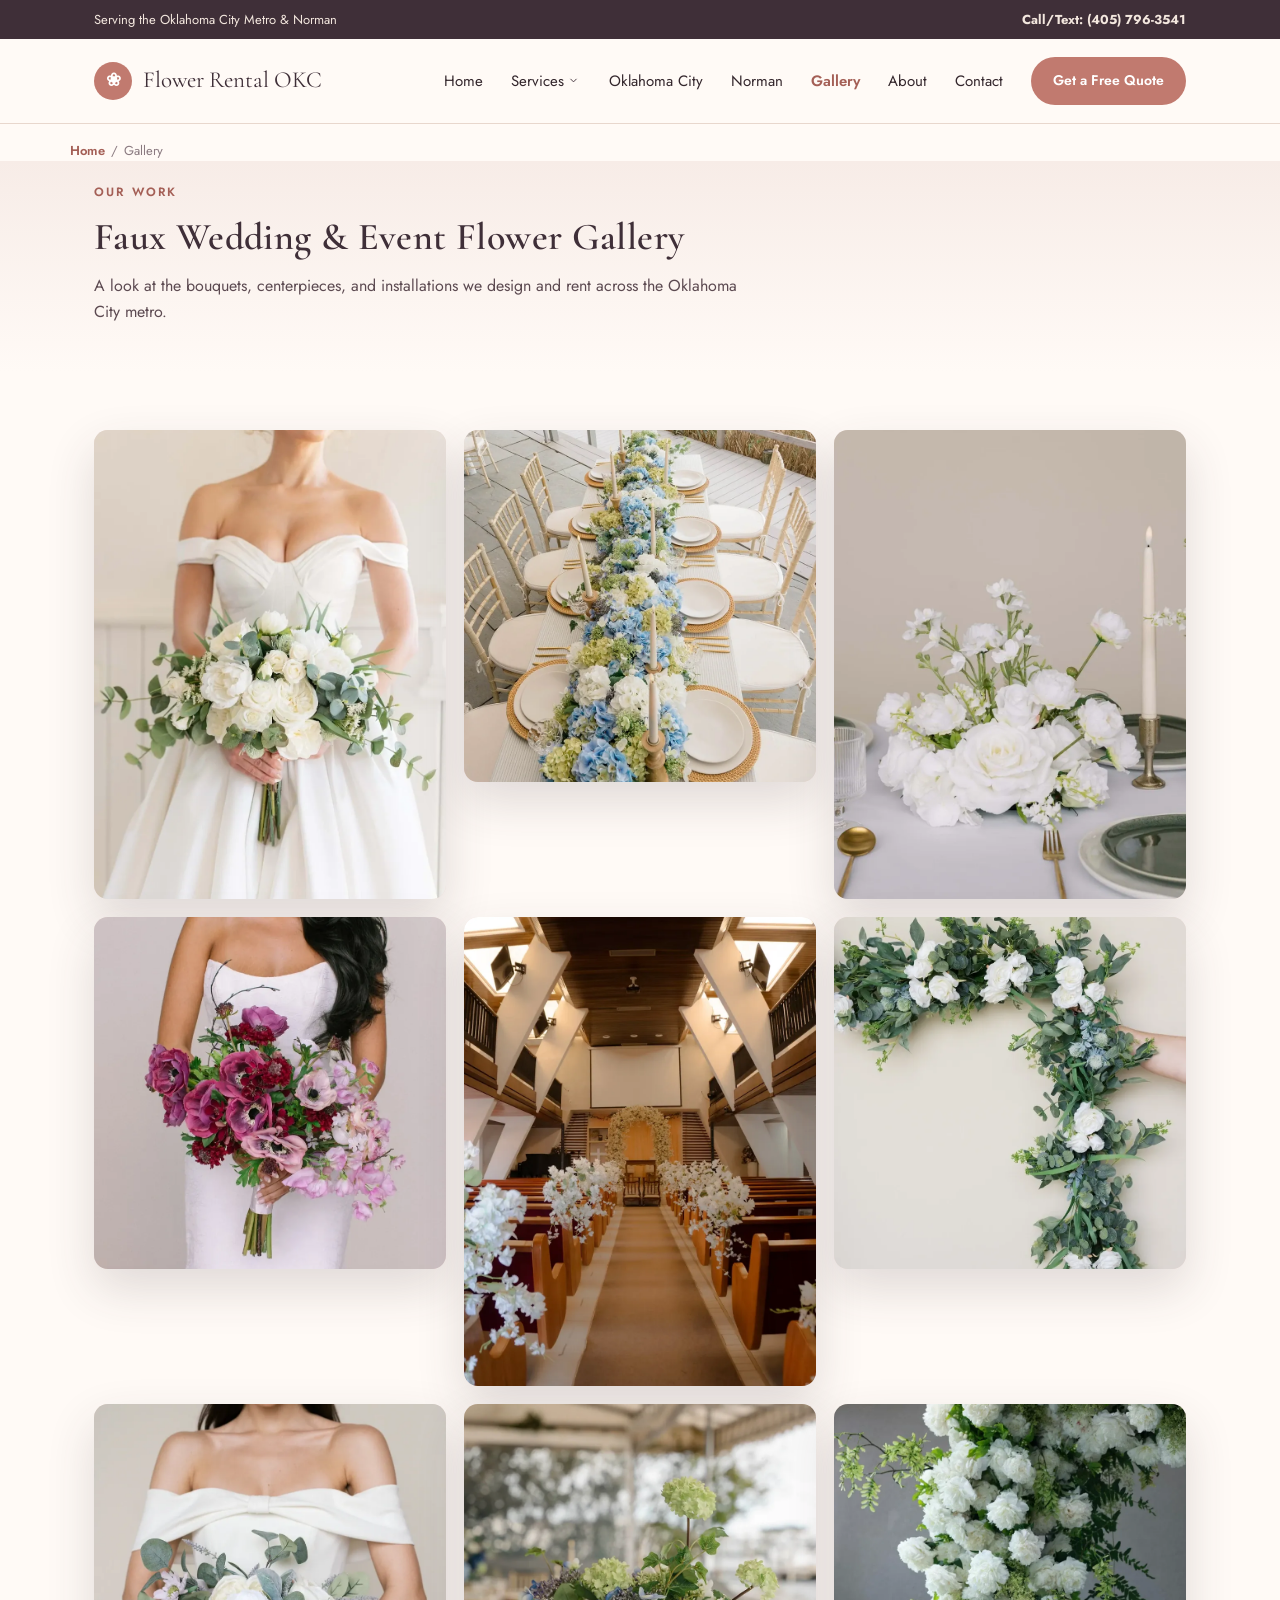
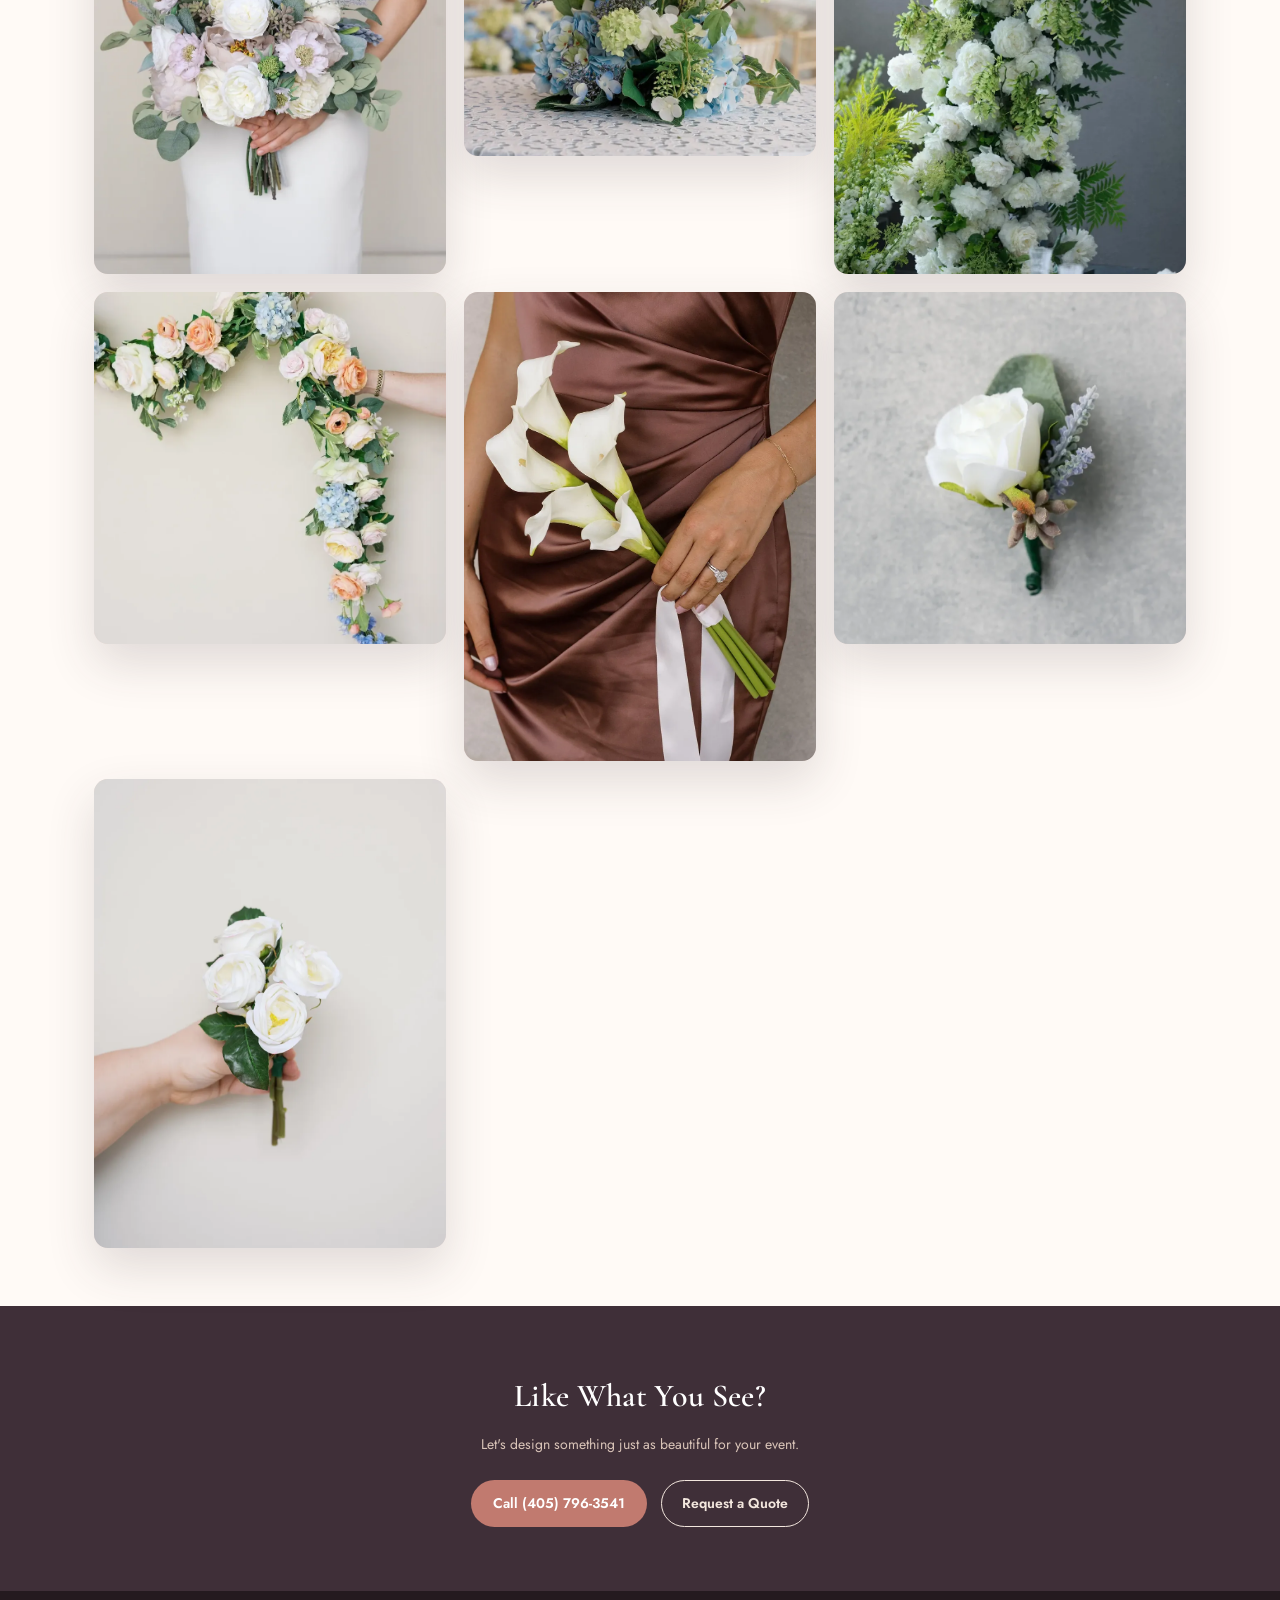
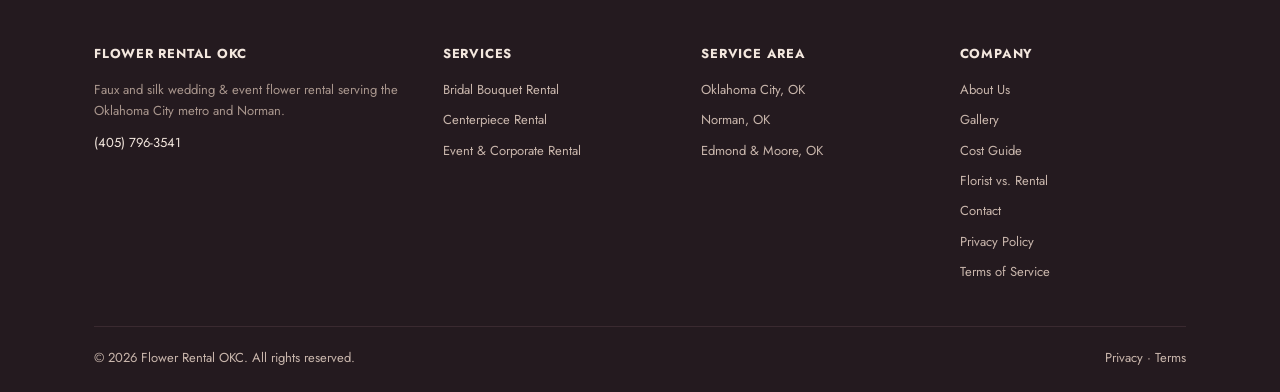
<file: gallery/index.html>
<!DOCTYPE html>
<html lang="en">
<head>
<meta charset="UTF-8">
<meta name="viewport" content="width=device-width, initial-scale=1.0">
<meta name="robots" content="index, follow">
<title>Gallery | Faux Wedding Flowers | Flower Rental OKC</title>
<meta name="description" content="See our faux bridal bouquets, wedding centerpieces, and ceremony installations for Oklahoma City and Norman weddings.">
<link rel="canonical" href="https://www.flowerrentalokc.com/gallery/">
<link rel="stylesheet" href="/assets/style.css">
<link rel="icon" href="data:image/svg+xml,%3Csvg%20xmlns='http://www.w3.org/2000/svg'%20viewBox='0%200%20100%20100'%3E%3Crect%20width='100'%20height='100'%20rx='20'%20fill='%23c17a6f'/%3E%3Ctext%20x='50'%20y='68'%20font-size='46'%20font-family='Georgia,serif'%20fill='white'%20text-anchor='middle'%3E%E2%9D%80%3C/text%3E%3C/svg%3E">
<meta property="og:type" content="website">
<meta property="og:title" content="Gallery | Faux Wedding Flowers | Flower Rental OKC">
<meta property="og:description" content="See our faux bridal bouquets, wedding centerpieces, and ceremony installations.">
<meta property="og:url" content="https://www.flowerrentalokc.com/gallery/">
<meta property="og:image" content="https://www.flowerrentalokc.com/assets/images/hydrangea-table-runner-garland.webp">
<meta name="twitter:card" content="summary_large_image">
</head>
<body>

<div class="announce">
  <div class="wrap">
    <span>Serving the Oklahoma City Metro &amp; Norman</span>
    <a href="tel:+14057963541">Call/Text: (405) 796-3541</a>
  </div>
</div>

<header class="site">
  <nav class="wrap" aria-label="Primary">
    <a href="/" class="brand"><span class="mark" aria-hidden="true">❀</span> Flower Rental OKC</a>
    <button class="menu-toggle" type="button" aria-label="Toggle menu" aria-expanded="false" aria-controls="primary-links">
      <svg viewBox="0 0 24 24" fill="none" stroke="currentColor" stroke-width="1.8" stroke-linecap="round" aria-hidden="true"><path d="M3 6h18M3 12h18M3 18h18"></path></svg>
    </button>
    <div class="links" id="primary-links">
      <a href="/" class="lnk">Home</a>
      <div class="has-sub">
        <a href="/services/">Services</a>
        <button class="sub-toggle" type="button" aria-expanded="false" aria-controls="services-panel" aria-label="Toggle services menu">
          <svg class="arrow" viewBox="0 0 24 24" fill="none" stroke="currentColor" stroke-width="2" stroke-linecap="round" stroke-linejoin="round" aria-hidden="true"><polyline points="6 9 12 15 18 9"></polyline></svg>
        </button>
        <div class="panel" id="services-panel">
          <a href="/services/bridal-bouquet-rental/">Bridal Bouquet Rental</a>
          <a href="/services/wedding-centerpiece-rental/">Wedding Centerpiece Rental</a>
          <a href="/services/event-flower-rental/">Event &amp; Corporate Flower Rental</a>
        </div>
      </div>
      <a href="/oklahoma-city-wedding-flower-rental/" class="lnk">Oklahoma City</a>
      <a href="/norman-wedding-flower-rental/" class="lnk">Norman</a>
      <a href="/gallery/" class="lnk" aria-current="page">Gallery</a>
      <a href="/about/" class="lnk">About</a>
      <a href="/contact/" class="lnk">Contact</a>
      <a href="/contact/" class="pill-btn">Get a Free Quote</a>
    </div>
  </nav>
</header>

<div class="wrap crumb"><a href="/">Home</a><span class="div">/</span>Gallery</div>

<section class="page-hero">
  <div class="wrap">
    <div class="kicker">Our Work</div>
    <h1>Faux Wedding &amp; Event Flower Gallery</h1>
    <p class="sub">A look at the bouquets, centerpieces, and installations we design and rent across the Oklahoma City metro.</p>
  </div>
</section>

<section>
  <div class="wrap gallery-grid">
    <div class="frame tall"><img src="/assets/images/white-rose-peony-eucalyptus-bridal-bouquet.webp" alt="Ivory faux rose and peony bridal bouquet with eucalyptus" loading="lazy" width="853" height="1280"></div>
    <div class="frame"><img src="/assets/images/hydrangea-table-runner-garland.webp" alt="Faux blue hydrangea table runner garland down a long reception table with taper candles" loading="lazy" width="854" height="1280"></div>
    <div class="frame tall"><img src="/assets/images/all-white-rose-centerpiece.webp" alt="Low all-white faux rose and peony centerpiece on a reception table" loading="lazy" width="852" height="1280"></div>
    <div class="frame"><img src="/assets/images/berry-anemone-sweet-pea-bridal-bouquet.webp" alt="Faux bridal bouquet of berry anemones, burgundy scabiosa and pink sweet peas" loading="lazy" width="853" height="1280"></div>
    <div class="frame tall"><img src="/assets/images/white-floral-aisle-arch-ceremony.webp" alt="Church aisle lined with white faux floral pew arrangements leading to a floral arch" loading="lazy" width="900" height="1350"></div>
    <div class="frame"><img src="/assets/images/white-rose-eucalyptus-garland.webp" alt="White faux rose and eucalyptus garland" loading="lazy" width="853" height="1280"></div>
    <div class="frame tall"><img src="/assets/images/blush-ivory-garden-bridal-bouquet.webp" alt="Blush and ivory faux garden rose bridal bouquet with eucalyptus and lavender" loading="lazy" width="853" height="1280"></div>
    <div class="frame"><img src="/assets/images/blue-hydrangea-centerpiece.webp" alt="Faux blue hydrangea and green viburnum centerpiece on a lace tablecloth" loading="lazy" width="854" height="1280"></div>
    <div class="frame tall"><img src="/assets/images/white-peony-floral-column.webp" alt="Tall column of white faux peonies and fern greenery" loading="lazy" width="900" height="1350"></div>
    <div class="frame"><img src="/assets/images/pastel-rose-hydrangea-garland.webp" alt="Pastel faux rose, ranunculus and blue hydrangea garland" loading="lazy" width="853" height="1280"></div>
    <div class="frame tall"><img src="/assets/images/calla-lily-bridesmaid-bouquet.webp" alt="Bridesmaid holding a white faux calla lily bouquet tied with ribbon" loading="lazy" width="1000" height="1500"></div>
    <div class="frame"><img src="/assets/images/white-rose-lavender-boutonniere.webp" alt="White faux rose boutonniere with lavender and eucalyptus" loading="lazy" width="853" height="1280"></div>
    <div class="frame tall"><img src="/assets/images/white-garden-rose-stems.webp" alt="Hand holding a small bunch of white faux garden roses" loading="lazy" width="998" height="1500"></div>
  </div>
</section>

<section class="cta-band">
  <div class="wrap">
    <h2>Like What You See?</h2>
    <p>Let's design something just as beautiful for your event.</p>
    <div class="row">
      <a href="tel:+14057963541" class="pill-btn">Call (405) 796-3541</a>
      <a href="/contact/" class="pill-outline">Request a Quote</a>
    </div>
  </div>
</section>

<footer>
  <div class="wrap">
    <div class="foot-cols">
      <div>
        <h5>Flower Rental OKC</h5>
        <p style="color:#a9968d;">Faux and silk wedding &amp; event flower rental serving the Oklahoma City metro and Norman.</p>
        <p style="margin-top:10px;color:#f3e7de;">(405) 796-3541</p>
      </div>
      <div>
        <h5>Services</h5>
        <a href="/services/bridal-bouquet-rental/">Bridal Bouquet Rental</a>
        <a href="/services/wedding-centerpiece-rental/">Centerpiece Rental</a>
        <a href="/services/event-flower-rental/">Event &amp; Corporate Rental</a>
      </div>
      <div>
        <h5>Service Area</h5>
        <a href="/oklahoma-city-wedding-flower-rental/">Oklahoma City, OK</a>
        <a href="/norman-wedding-flower-rental/">Norman, OK</a>
        <a href="/#service-area">Edmond &amp; Moore, OK</a>
      </div>
      <div>
        <h5>Company</h5>
        <a href="/about/">About Us</a>
        <a href="/gallery/">Gallery</a>
        <a href="/silk-vs-fresh-wedding-flowers-cost/">Cost Guide</a>
        <a href="/wedding-florist-vs-flower-rental-oklahoma-city/">Florist vs. Rental</a>
        <a href="/contact/">Contact</a>
        <a href="/privacy-policy/">Privacy Policy</a>
        <a href="/terms/">Terms of Service</a>
      </div>
    </div>
    <div class="foot-base">
      <span>© 2026 Flower Rental OKC. All rights reserved.</span>
      <span>Privacy · Terms</span>
    </div>
  </div>
</footer>

<div class="sticky-cta"><a href="tel:+14057963541">Call or Text — Free Quote: (405) 796-3541</a></div>

<script src="/assets/site.js"></script>
</body>
</html>
</file>
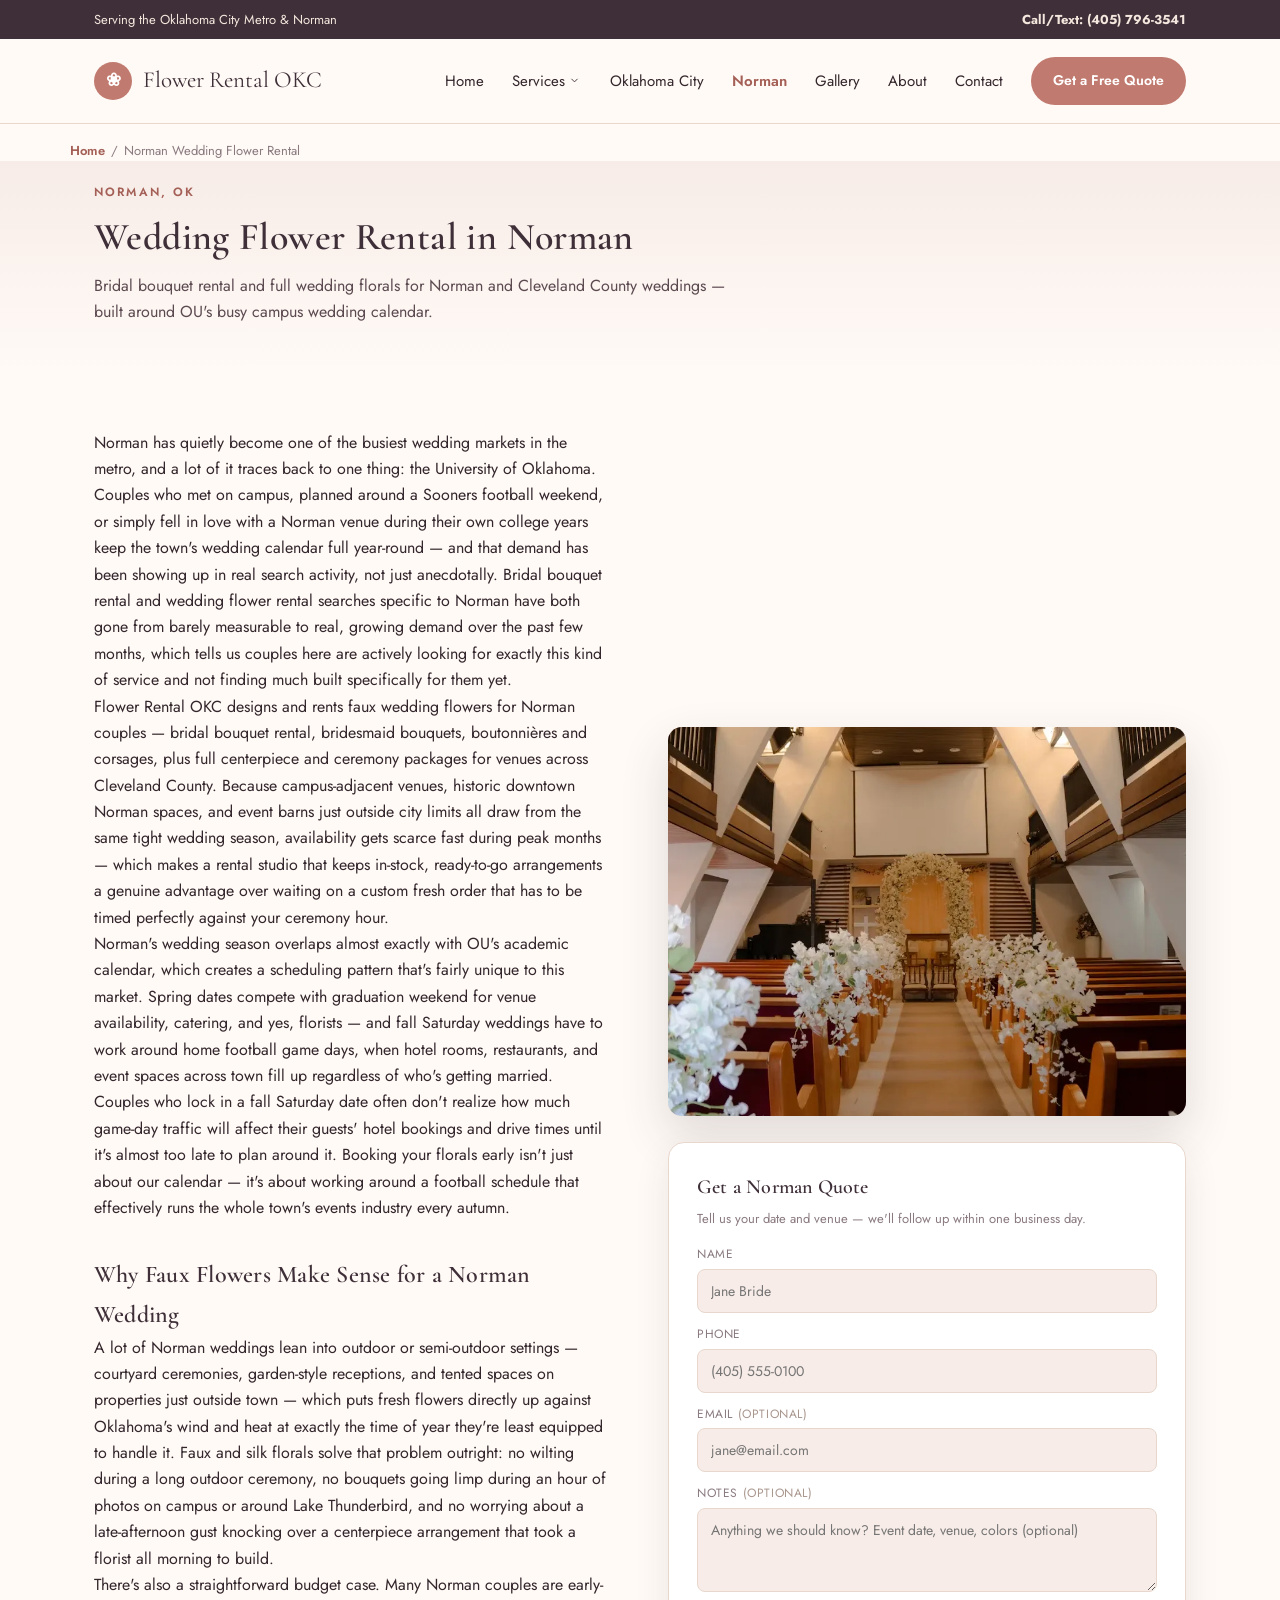
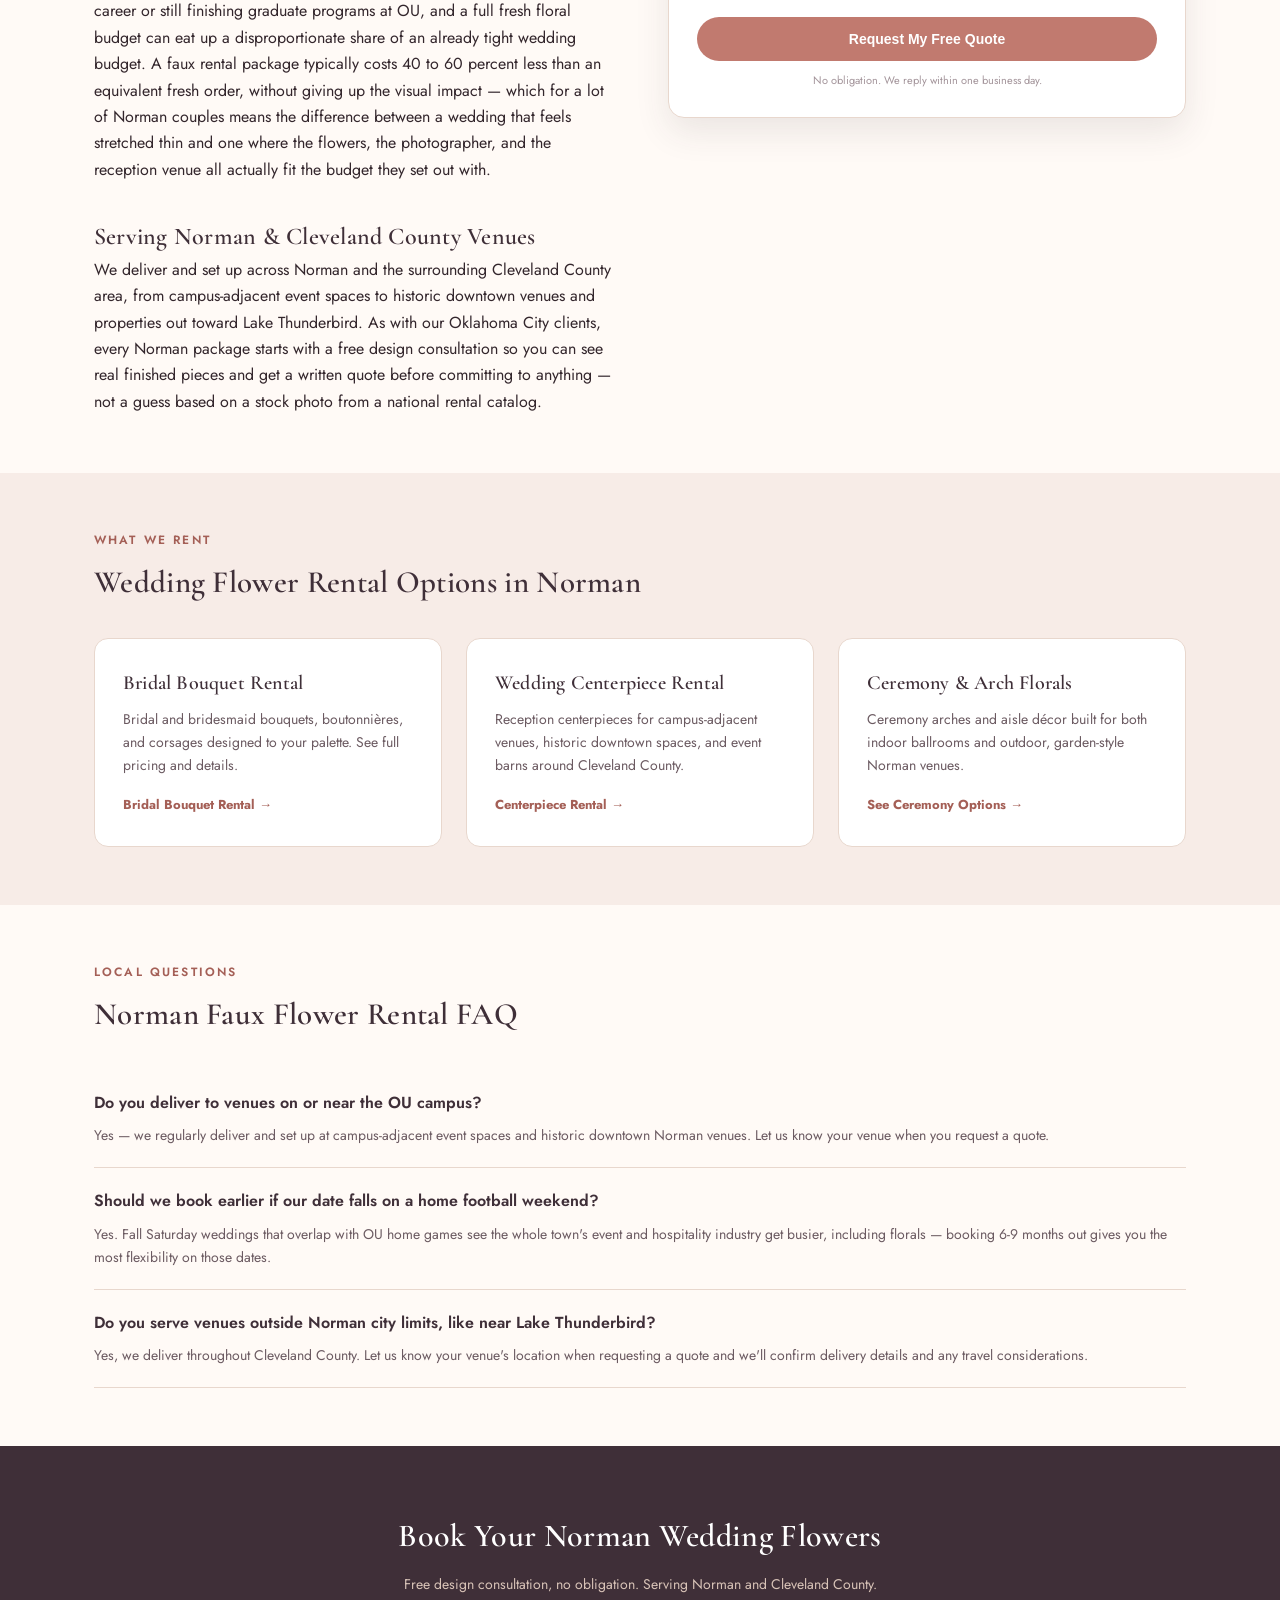
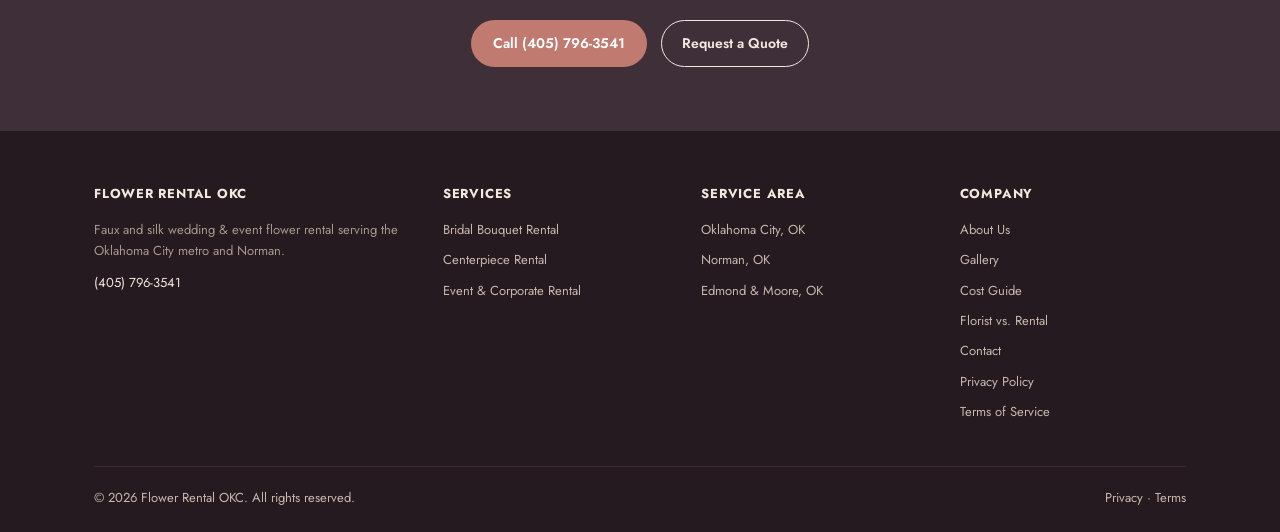
<file: norman-wedding-flower-rental/index.html>
<!DOCTYPE html>
<html lang="en">
<head>
<meta charset="UTF-8">
<meta name="viewport" content="width=device-width, initial-scale=1.0">
<meta name="robots" content="index, follow">
<title>Wedding Flower Rental in Norman, OK | Bridal Bouquet Rental | Flower Rental OKC</title>
<meta name="description" content="Faux wedding flower rental in Norman, OK — bridal bouquet rental and full wedding florals for OU-area weddings and Cleveland County venues. Free consultation.">
<link rel="canonical" href="https://www.flowerrentalokc.com/norman-wedding-flower-rental/">
<link rel="stylesheet" href="/assets/style.css">
<link rel="icon" href="data:image/svg+xml,%3Csvg%20xmlns='http://www.w3.org/2000/svg'%20viewBox='0%200%20100%20100'%3E%3Crect%20width='100'%20height='100'%20rx='20'%20fill='%23c17a6f'/%3E%3Ctext%20x='50'%20y='68'%20font-size='46'%20font-family='Georgia,serif'%20fill='white'%20text-anchor='middle'%3E%E2%9D%80%3C/text%3E%3C/svg%3E">
<meta property="og:type" content="website">
<meta property="og:title" content="Wedding Flower Rental in Norman, OK">
<meta property="og:description" content="Faux wedding flower rental in Norman, OK — bridal bouquet rental and full wedding florals for OU-area weddings.">
<meta property="og:url" content="https://www.flowerrentalokc.com/norman-wedding-flower-rental/">
<meta property="og:image" content="https://www.flowerrentalokc.com/assets/images/white-floral-aisle-arch-ceremony.webp">
<meta name="twitter:card" content="summary_large_image">
<script type="application/ld+json">
{
  "@context": "https://schema.org",
  "@type": "Service",
  "serviceType": "Wedding Flower Rental",
  "name": "Wedding Flower Rental in Norman, OK",
  "provider": {"@type": "Florist", "name": "Flower Rental OKC", "telephone": "+1-405-796-3541"},
  "areaServed": {"@type": "City", "name": "Norman, OK"},
  "url": "https://www.flowerrentalokc.com/norman-wedding-flower-rental/",
  "description": "Faux and silk wedding flower rental serving Norman, OK and Cleveland County — bridal bouquet rental and full wedding florals, designed and delivered locally."
}
</script>
<script type="application/ld+json">
{
  "@context": "https://schema.org",
  "@type": "LocalBusiness",
  "name": "Flower Rental OKC — Norman",
  "telephone": "+1-405-796-3541",
  "address": {"@type": "PostalAddress", "addressLocality": "Norman", "addressRegion": "OK", "addressCountry": "US"},
  "areaServed": "Norman, OK",
  "url": "https://www.flowerrentalokc.com/norman-wedding-flower-rental/"
}
</script>
</head>
<body>

<div class="announce">
  <div class="wrap">
    <span>Serving the Oklahoma City Metro &amp; Norman</span>
    <a href="tel:+14057963541">Call/Text: (405) 796-3541</a>
  </div>
</div>

<header class="site">
  <nav class="wrap" aria-label="Primary">
    <a href="/" class="brand"><span class="mark" aria-hidden="true">❀</span> Flower Rental OKC</a>
    <button class="menu-toggle" type="button" aria-label="Toggle menu" aria-expanded="false" aria-controls="primary-links">
      <svg viewBox="0 0 24 24" fill="none" stroke="currentColor" stroke-width="1.8" stroke-linecap="round" aria-hidden="true"><path d="M3 6h18M3 12h18M3 18h18"></path></svg>
    </button>
    <div class="links" id="primary-links">
      <a href="/" class="lnk">Home</a>
      <div class="has-sub">
        <a href="/services/">Services</a>
        <button class="sub-toggle" type="button" aria-expanded="false" aria-controls="services-panel" aria-label="Toggle services menu">
          <svg class="arrow" viewBox="0 0 24 24" fill="none" stroke="currentColor" stroke-width="2" stroke-linecap="round" stroke-linejoin="round" aria-hidden="true"><polyline points="6 9 12 15 18 9"></polyline></svg>
        </button>
        <div class="panel" id="services-panel">
          <a href="/services/bridal-bouquet-rental/">Bridal Bouquet Rental</a>
          <a href="/services/wedding-centerpiece-rental/">Wedding Centerpiece Rental</a>
          <a href="/services/event-flower-rental/">Event &amp; Corporate Flower Rental</a>
        </div>
      </div>
      <a href="/oklahoma-city-wedding-flower-rental/" class="lnk">Oklahoma City</a>
      <a href="/norman-wedding-flower-rental/" class="lnk" aria-current="page">Norman</a>
      <a href="/gallery/" class="lnk">Gallery</a>
      <a href="/about/" class="lnk">About</a>
      <a href="/contact/" class="lnk">Contact</a>
      <a href="/contact/" class="pill-btn">Get a Free Quote</a>
    </div>
  </nav>
</header>

<div class="wrap crumb"><a href="/">Home</a><span class="div">/</span>Norman Wedding Flower Rental</div>

<section class="page-hero">
  <div class="wrap">
    <div class="kicker">Norman, OK</div>
    <h1>Wedding Flower Rental in Norman</h1>
    <p class="sub">Bridal bouquet rental and full wedding florals for Norman and Cleveland County weddings — built around OU's busy campus wedding calendar.</p>
  </div>
</section>

<section>
  <div class="wrap split">
    <div>
      <p>Norman has quietly become one of the busiest wedding markets in the metro, and a lot of it traces back to one thing: the University of Oklahoma. Couples who met on campus, planned around a Sooners football weekend, or simply fell in love with a Norman venue during their own college years keep the town's wedding calendar full year-round — and that demand has been showing up in real search activity, not just anecdotally. Bridal bouquet rental and wedding flower rental searches specific to Norman have both gone from barely measurable to real, growing demand over the past few months, which tells us couples here are actively looking for exactly this kind of service and not finding much built specifically for them yet.</p>
      <p>Flower Rental OKC designs and rents faux wedding flowers for Norman couples — bridal bouquet rental, bridesmaid bouquets, boutonnières and corsages, plus full centerpiece and ceremony packages for venues across Cleveland County. Because campus-adjacent venues, historic downtown Norman spaces, and event barns just outside city limits all draw from the same tight wedding season, availability gets scarce fast during peak months — which makes a rental studio that keeps in-stock, ready-to-go arrangements a genuine advantage over waiting on a custom fresh order that has to be timed perfectly against your ceremony hour.</p>
      <p>Norman's wedding season overlaps almost exactly with OU's academic calendar, which creates a scheduling pattern that's fairly unique to this market. Spring dates compete with graduation weekend for venue availability, catering, and yes, florists — and fall Saturday weddings have to work around home football game days, when hotel rooms, restaurants, and event spaces across town fill up regardless of who's getting married. Couples who lock in a fall Saturday date often don't realize how much game-day traffic will affect their guests' hotel bookings and drive times until it's almost too late to plan around it. Booking your florals early isn't just about our calendar — it's about working around a football schedule that effectively runs the whole town's events industry every autumn.</p>
      <h2 style="margin-top:34px;">Why Faux Flowers Make Sense for a Norman Wedding</h2>
      <p>A lot of Norman weddings lean into outdoor or semi-outdoor settings — courtyard ceremonies, garden-style receptions, and tented spaces on properties just outside town — which puts fresh flowers directly up against Oklahoma's wind and heat at exactly the time of year they're least equipped to handle it. Faux and silk florals solve that problem outright: no wilting during a long outdoor ceremony, no bouquets going limp during an hour of photos on campus or around Lake Thunderbird, and no worrying about a late-afternoon gust knocking over a centerpiece arrangement that took a florist all morning to build.</p>
      <p>There's also a straightforward budget case. Many Norman couples are early-career or still finishing graduate programs at OU, and a full fresh floral budget can eat up a disproportionate share of an already tight wedding budget. A faux rental package typically costs 40 to 60 percent less than an equivalent fresh order, without giving up the visual impact — which for a lot of Norman couples means the difference between a wedding that feels stretched thin and one where the flowers, the photographer, and the reception venue all actually fit the budget they set out with.</p>
      <h2 style="margin-top:34px;">Serving Norman &amp; Cleveland County Venues</h2>
      <p>We deliver and set up across Norman and the surrounding Cleveland County area, from campus-adjacent event spaces to historic downtown venues and properties out toward Lake Thunderbird. As with our Oklahoma City clients, every Norman package starts with a free design consultation so you can see real finished pieces and get a written quote before committing to anything — not a guess based on a stock photo from a national rental catalog.</p>
    </div>
    <div>
      <div class="frame frame-4-3">
        <img src="/assets/images/white-floral-aisle-arch-ceremony.webp" alt="Church aisle lined with white faux floral pew arrangements leading to a floral arch" loading="lazy" width="900" height="1350">
      </div>
      <div class="quote-panel">
        <h3>Get a Norman Quote</h3>
        <p>Tell us your date and venue — we'll follow up within one business day.</p>
        <form class="quote-form" novalidate>
          <label for="nrm-name">Name</label>
          <input id="nrm-name" name="name" type="text" placeholder="Jane Bride" autocomplete="name" required>
          <label for="nrm-phone">Phone</label>
          <input id="nrm-phone" name="phone" type="tel" placeholder="(405) 555-0100" autocomplete="tel" required>
          <label for="nrm-email">Email <span style="font-weight:400;color:#a9968d;">(optional)</span></label>
          <input id="nrm-email" name="email" type="email" placeholder="jane@email.com" autocomplete="email">
          <label for="nrm-notes">Notes <span style="font-weight:400;color:#a9968d;">(optional)</span></label>
          <textarea id="nrm-notes" name="notes" rows="3" placeholder="Anything we should know? Event date, venue, colors (optional)"></textarea>
          <button type="submit" class="pill-btn">Request My Free Quote</button>
          <div class="fine">No obligation. We reply within one business day.</div>
          <div class="form-note" role="status" aria-live="polite" hidden></div>
        </form>
      </div>
    </div>
  </div>
</section>

<section class="tint">
  <div class="wrap">
    <div class="kicker">What We Rent</div>
    <div class="head-block"><h2>Wedding Flower Rental Options in Norman</h2></div>
    <div class="offer-row">
      <div class="offer-card">
        <h3>Bridal Bouquet Rental</h3>
        <p>Bridal and bridesmaid bouquets, boutonnières, and corsages designed to your palette. See full pricing and details.</p>
        <a href="/services/bridal-bouquet-rental/">Bridal Bouquet Rental →</a>
      </div>
      <div class="offer-card">
        <h3>Wedding Centerpiece Rental</h3>
        <p>Reception centerpieces for campus-adjacent venues, historic downtown spaces, and event barns around Cleveland County.</p>
        <a href="/services/wedding-centerpiece-rental/">Centerpiece Rental →</a>
      </div>
      <div class="offer-card">
        <h3>Ceremony &amp; Arch Florals</h3>
        <p>Ceremony arches and aisle décor built for both indoor ballrooms and outdoor, garden-style Norman venues.</p>
        <a href="/services/wedding-centerpiece-rental/">See Ceremony Options →</a>
      </div>
    </div>
  </div>
</section>

<section>
  <div class="wrap">
    <div class="kicker">Local Questions</div>
    <div class="head-block"><h2>Norman Faux Flower Rental FAQ</h2></div>
    <div class="qa"><h4>Do you deliver to venues on or near the OU campus?</h4><p>Yes — we regularly deliver and set up at campus-adjacent event spaces and historic downtown Norman venues. Let us know your venue when you request a quote.</p></div>
    <div class="qa"><h4>Should we book earlier if our date falls on a home football weekend?</h4><p>Yes. Fall Saturday weddings that overlap with OU home games see the whole town's event and hospitality industry get busier, including florals — booking 6-9 months out gives you the most flexibility on those dates.</p></div>
    <div class="qa"><h4>Do you serve venues outside Norman city limits, like near Lake Thunderbird?</h4><p>Yes, we deliver throughout Cleveland County. Let us know your venue's location when requesting a quote and we'll confirm delivery details and any travel considerations.</p></div>
  </div>
</section>

<section class="cta-band">
  <div class="wrap">
    <h2>Book Your Norman Wedding Flowers</h2>
    <p>Free design consultation, no obligation. Serving Norman and Cleveland County.</p>
    <div class="row">
      <a href="tel:+14057963541" class="pill-btn">Call (405) 796-3541</a>
      <a href="/contact/" class="pill-outline">Request a Quote</a>
    </div>
  </div>
</section>

<footer>
  <div class="wrap">
    <div class="foot-cols">
      <div>
        <h5>Flower Rental OKC</h5>
        <p style="color:#a9968d;">Faux and silk wedding &amp; event flower rental serving the Oklahoma City metro and Norman.</p>
        <p style="margin-top:10px;color:#f3e7de;">(405) 796-3541</p>
      </div>
      <div>
        <h5>Services</h5>
        <a href="/services/bridal-bouquet-rental/">Bridal Bouquet Rental</a>
        <a href="/services/wedding-centerpiece-rental/">Centerpiece Rental</a>
        <a href="/services/event-flower-rental/">Event &amp; Corporate Rental</a>
      </div>
      <div>
        <h5>Service Area</h5>
        <a href="/oklahoma-city-wedding-flower-rental/">Oklahoma City, OK</a>
        <a href="/norman-wedding-flower-rental/">Norman, OK</a>
        <a href="/#service-area">Edmond &amp; Moore, OK</a>
      </div>
      <div>
        <h5>Company</h5>
        <a href="/about/">About Us</a>
        <a href="/gallery/">Gallery</a>
        <a href="/silk-vs-fresh-wedding-flowers-cost/">Cost Guide</a>
        <a href="/wedding-florist-vs-flower-rental-oklahoma-city/">Florist vs. Rental</a>
        <a href="/contact/">Contact</a>
        <a href="/privacy-policy/">Privacy Policy</a>
        <a href="/terms/">Terms of Service</a>
      </div>
    </div>
    <div class="foot-base">
      <span>© 2026 Flower Rental OKC. All rights reserved.</span>
      <span>Privacy · Terms</span>
    </div>
  </div>
</footer>

<div class="sticky-cta"><a href="tel:+14057963541">Call or Text — Free Quote: (405) 796-3541</a></div>

<script src="/assets/site.js"></script>
</body>
</html>
</file>
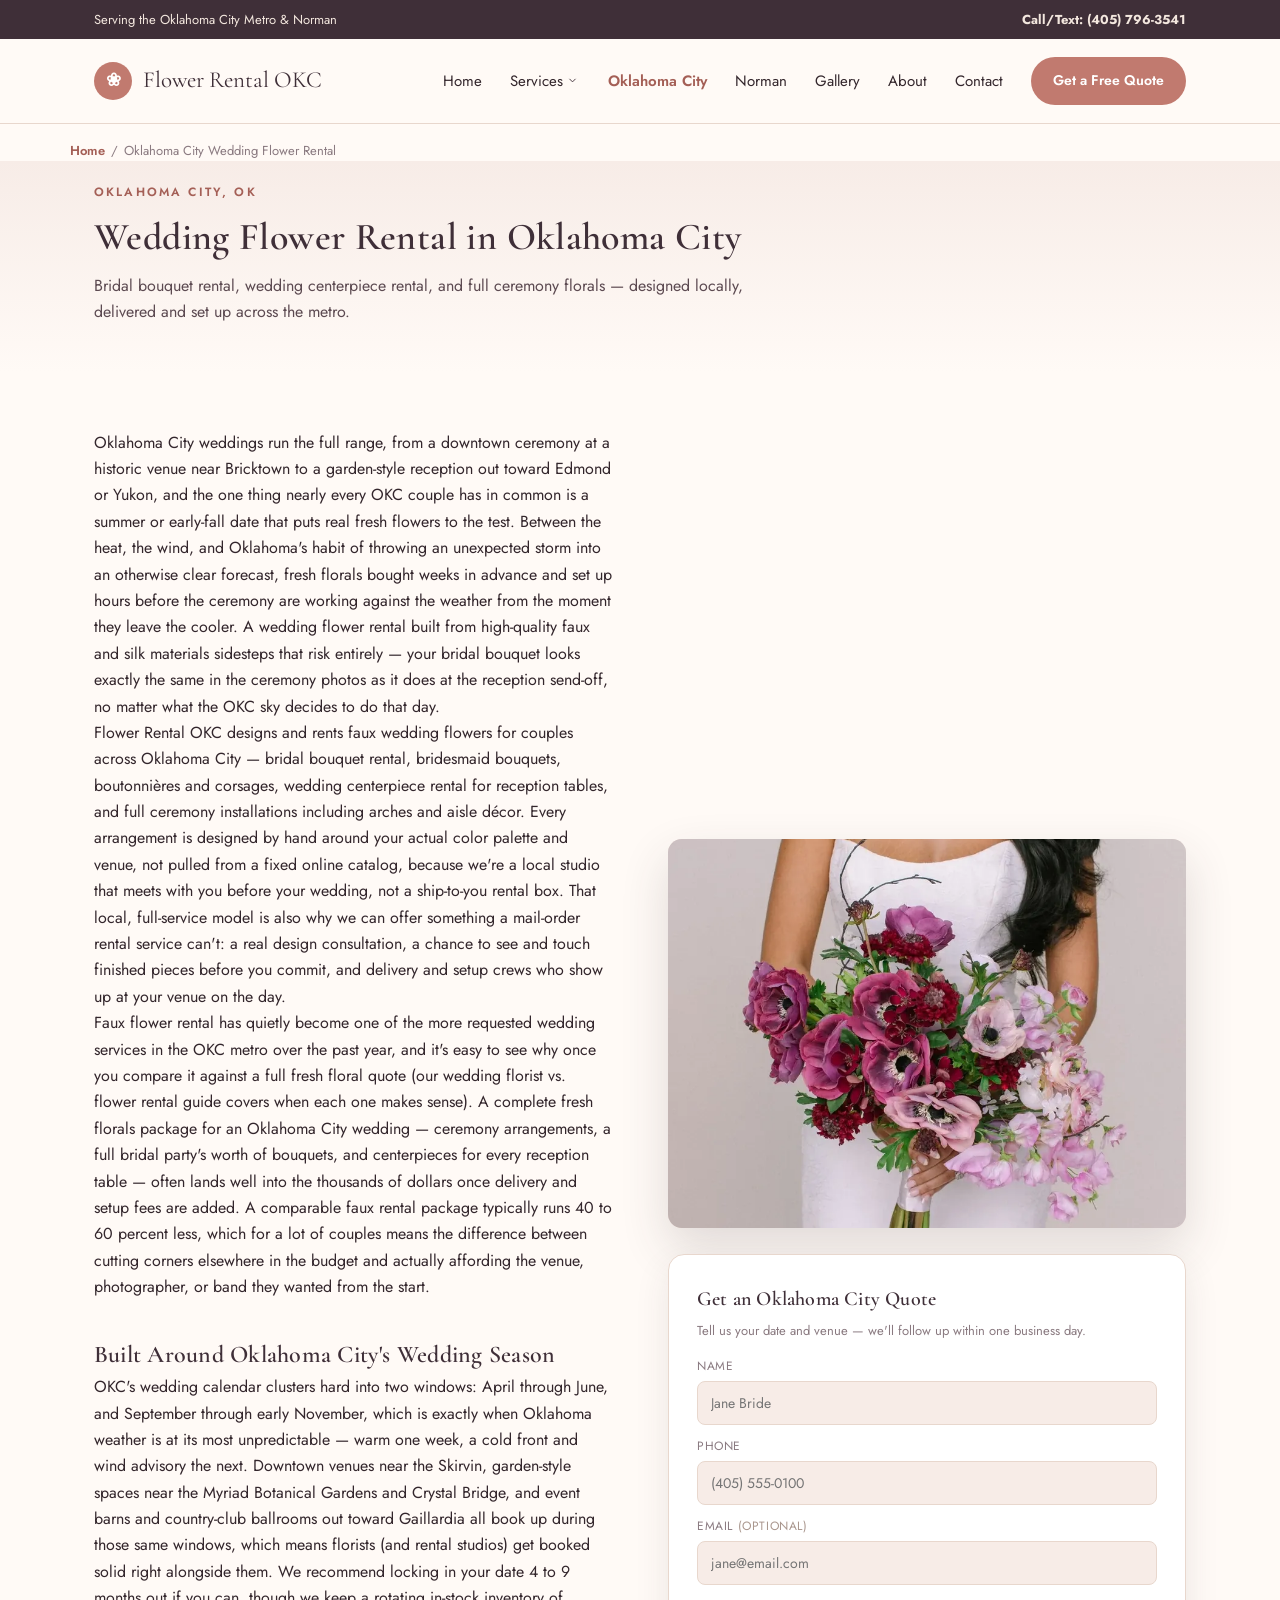
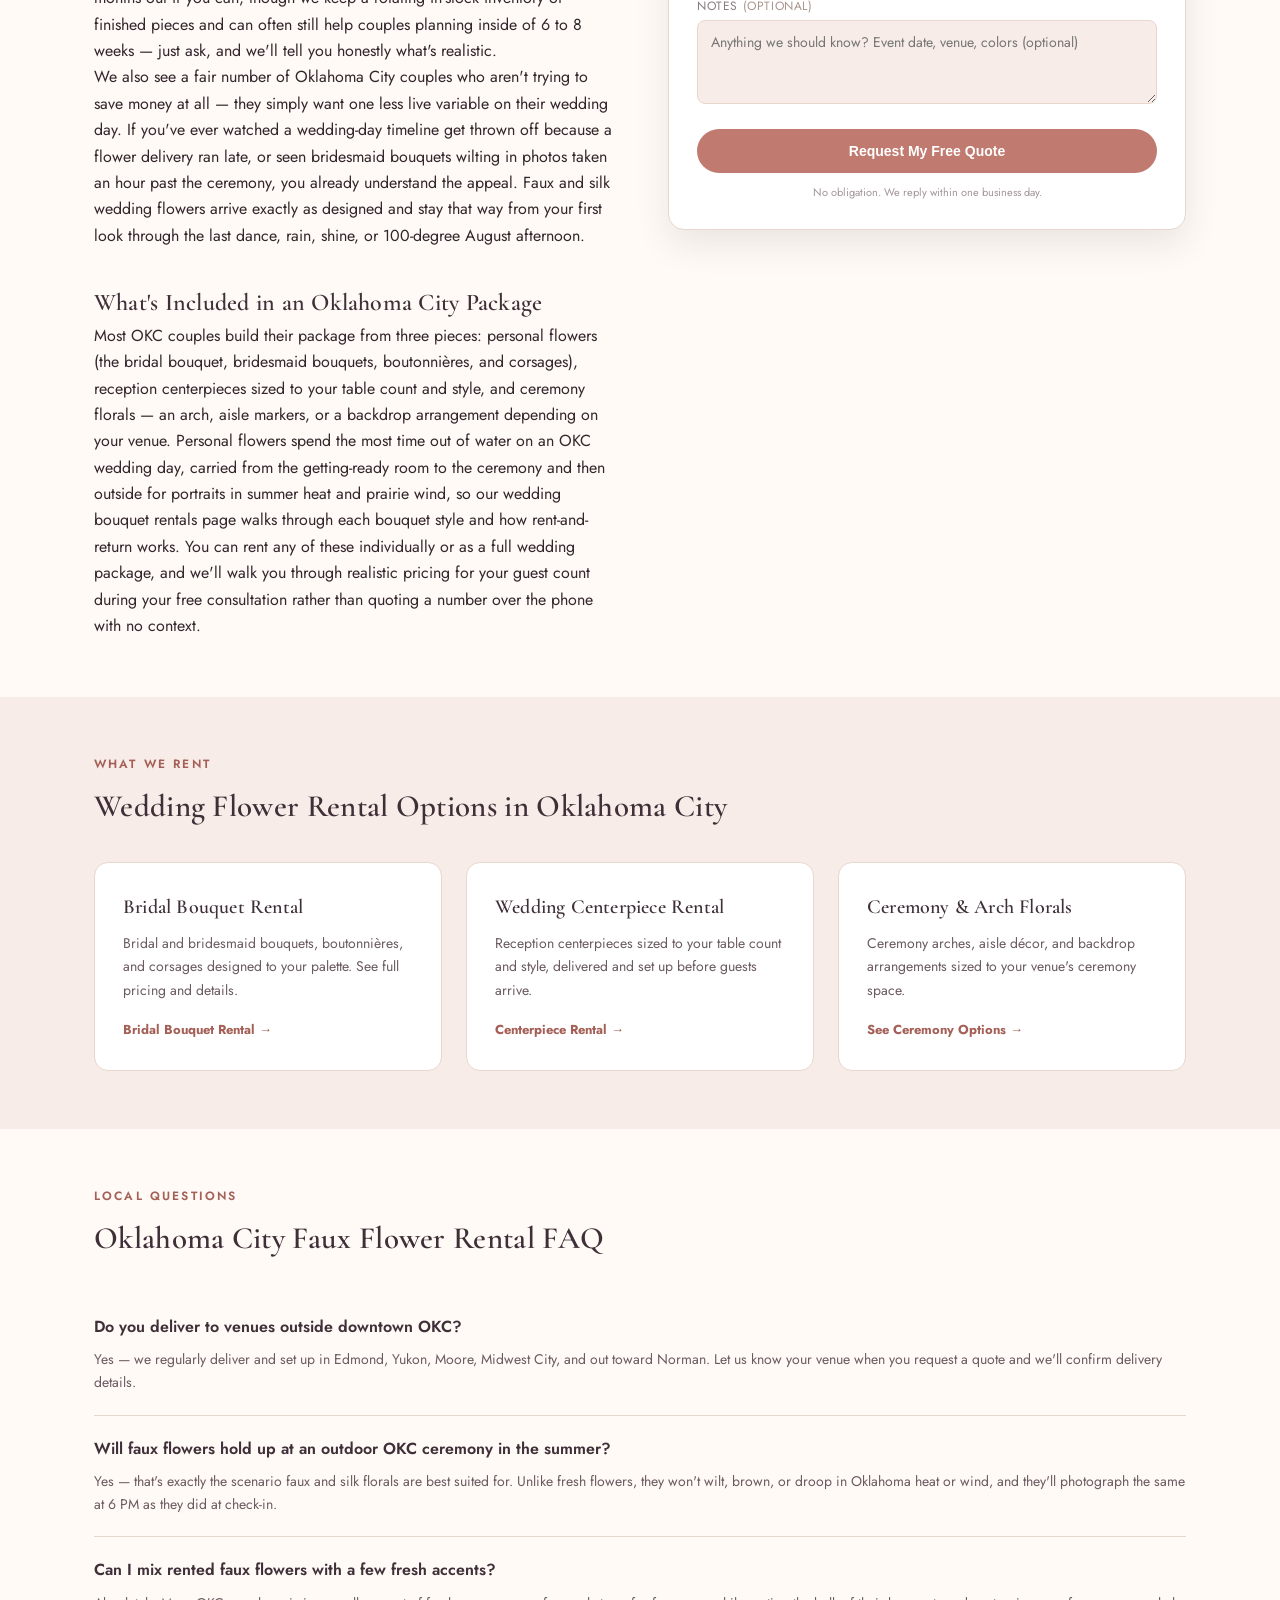
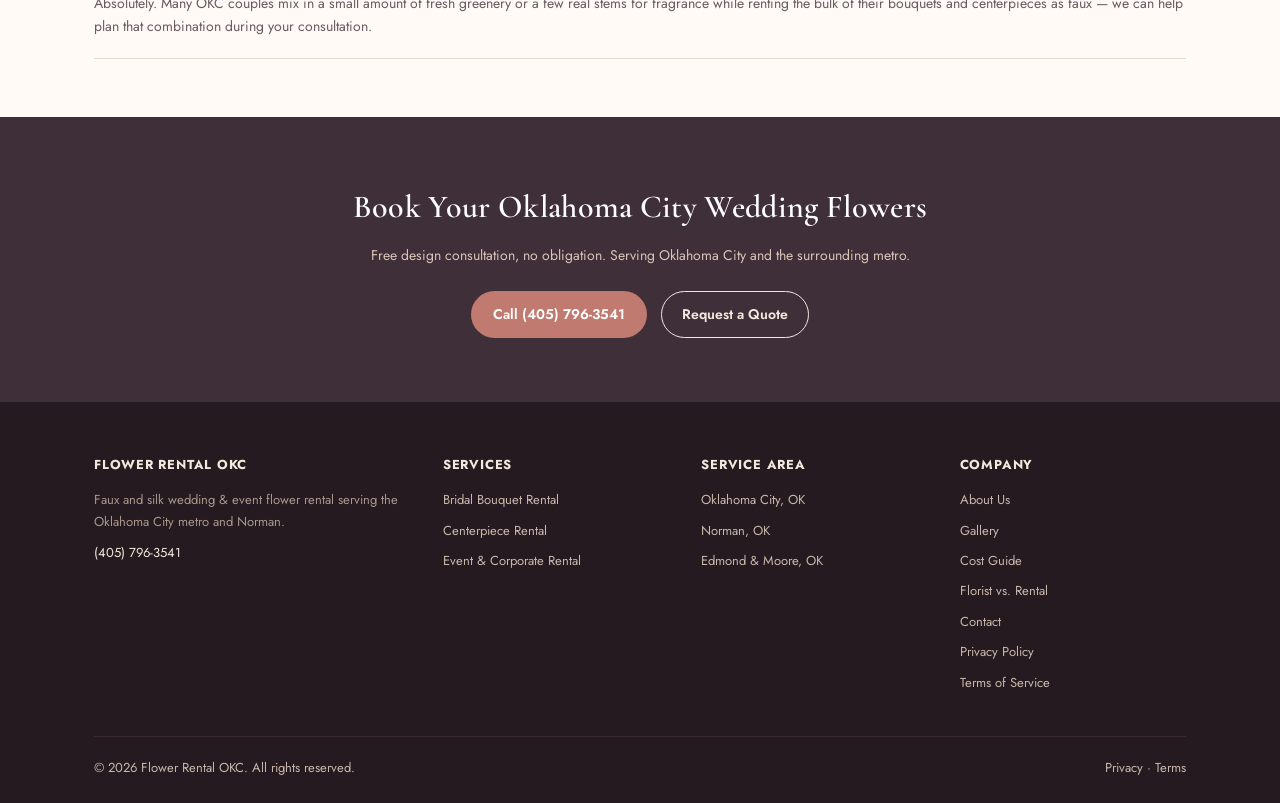
<file: oklahoma-city-wedding-flower-rental/index.html>
<!DOCTYPE html>
<html lang="en">
<head>
<meta charset="UTF-8">
<meta name="viewport" content="width=device-width, initial-scale=1.0">
<meta name="robots" content="index, follow">
<title>Wedding Flower Rental in Oklahoma City, OK | Bridal Bouquets &amp; Centerpieces | Flower Rental OKC</title>
<meta name="description" content="Faux wedding flower rental in Oklahoma City — bridal bouquet rental, wedding centerpiece rental, and full ceremony florals. Free design consultation, delivery &amp; setup.">
<link rel="canonical" href="https://www.flowerrentalokc.com/oklahoma-city-wedding-flower-rental/">
<link rel="stylesheet" href="/assets/style.css">
<link rel="icon" href="data:image/svg+xml,%3Csvg%20xmlns='http://www.w3.org/2000/svg'%20viewBox='0%200%20100%20100'%3E%3Crect%20width='100'%20height='100'%20rx='20'%20fill='%23c17a6f'/%3E%3Ctext%20x='50'%20y='68'%20font-size='46'%20font-family='Georgia,serif'%20fill='white'%20text-anchor='middle'%3E%E2%9D%80%3C/text%3E%3C/svg%3E">
<meta property="og:type" content="website">
<meta property="og:title" content="Wedding Flower Rental in Oklahoma City, OK">
<meta property="og:description" content="Faux wedding flower rental in Oklahoma City — bridal bouquet rental, wedding centerpiece rental, and full ceremony florals.">
<meta property="og:url" content="https://www.flowerrentalokc.com/oklahoma-city-wedding-flower-rental/">
<meta property="og:image" content="https://www.flowerrentalokc.com/assets/images/berry-anemone-sweet-pea-bridal-bouquet.webp">
<meta name="twitter:card" content="summary_large_image">
<script type="application/ld+json">
{
  "@context": "https://schema.org",
  "@type": "Service",
  "serviceType": "Wedding Flower Rental",
  "name": "Wedding Flower Rental in Oklahoma City, OK",
  "provider": {"@type": "Florist", "name": "Flower Rental OKC", "telephone": "+1-405-796-3541"},
  "areaServed": {"@type": "City", "name": "Oklahoma City, OK"},
  "url": "https://www.flowerrentalokc.com/oklahoma-city-wedding-flower-rental/",
  "description": "Faux and silk wedding flower rental serving Oklahoma City — bridal bouquets, wedding centerpieces, and ceremony florals, designed and delivered locally."
}
</script>
<script type="application/ld+json">
{
  "@context": "https://schema.org",
  "@type": "LocalBusiness",
  "name": "Flower Rental OKC — Oklahoma City",
  "telephone": "+1-405-796-3541",
  "address": {"@type": "PostalAddress", "addressLocality": "Oklahoma City", "addressRegion": "OK", "addressCountry": "US"},
  "areaServed": "Oklahoma City, OK",
  "url": "https://www.flowerrentalokc.com/oklahoma-city-wedding-flower-rental/"
}
</script>
</head>
<body>

<div class="announce">
  <div class="wrap">
    <span>Serving the Oklahoma City Metro &amp; Norman</span>
    <a href="tel:+14057963541">Call/Text: (405) 796-3541</a>
  </div>
</div>

<header class="site">
  <nav class="wrap" aria-label="Primary">
    <a href="/" class="brand"><span class="mark" aria-hidden="true">❀</span> Flower Rental OKC</a>
    <button class="menu-toggle" type="button" aria-label="Toggle menu" aria-expanded="false" aria-controls="primary-links">
      <svg viewBox="0 0 24 24" fill="none" stroke="currentColor" stroke-width="1.8" stroke-linecap="round" aria-hidden="true"><path d="M3 6h18M3 12h18M3 18h18"></path></svg>
    </button>
    <div class="links" id="primary-links">
      <a href="/" class="lnk">Home</a>
      <div class="has-sub">
        <a href="/services/">Services</a>
        <button class="sub-toggle" type="button" aria-expanded="false" aria-controls="services-panel" aria-label="Toggle services menu">
          <svg class="arrow" viewBox="0 0 24 24" fill="none" stroke="currentColor" stroke-width="2" stroke-linecap="round" stroke-linejoin="round" aria-hidden="true"><polyline points="6 9 12 15 18 9"></polyline></svg>
        </button>
        <div class="panel" id="services-panel">
          <a href="/services/bridal-bouquet-rental/">Bridal Bouquet Rental</a>
          <a href="/services/wedding-centerpiece-rental/">Wedding Centerpiece Rental</a>
          <a href="/services/event-flower-rental/">Event &amp; Corporate Flower Rental</a>
        </div>
      </div>
      <a href="/oklahoma-city-wedding-flower-rental/" class="lnk" aria-current="page">Oklahoma City</a>
      <a href="/norman-wedding-flower-rental/" class="lnk">Norman</a>
      <a href="/gallery/" class="lnk">Gallery</a>
      <a href="/about/" class="lnk">About</a>
      <a href="/contact/" class="lnk">Contact</a>
      <a href="/contact/" class="pill-btn">Get a Free Quote</a>
    </div>
  </nav>
</header>

<div class="wrap crumb"><a href="/">Home</a><span class="div">/</span>Oklahoma City Wedding Flower Rental</div>

<section class="page-hero">
  <div class="wrap">
    <div class="kicker">Oklahoma City, OK</div>
    <h1>Wedding Flower Rental in Oklahoma City</h1>
    <p class="sub">Bridal bouquet rental, wedding centerpiece rental, and full ceremony florals — designed locally, delivered and set up across the metro.</p>
  </div>
</section>

<section>
  <div class="wrap split">
    <div>
      <p>Oklahoma City weddings run the full range, from a downtown ceremony at a historic venue near Bricktown to a garden-style reception out toward Edmond or Yukon, and the one thing nearly every OKC couple has in common is a summer or early-fall date that puts real fresh flowers to the test. Between the heat, the wind, and Oklahoma's habit of throwing an unexpected storm into an otherwise clear forecast, fresh florals bought weeks in advance and set up hours before the ceremony are working against the weather from the moment they leave the cooler. A wedding flower rental built from high-quality faux and silk materials sidesteps that risk entirely — your bridal bouquet looks exactly the same in the ceremony photos as it does at the reception send-off, no matter what the OKC sky decides to do that day.</p>
      <p>Flower Rental OKC designs and rents faux wedding flowers for couples across Oklahoma City — bridal bouquet rental, bridesmaid bouquets, boutonnières and corsages, wedding centerpiece rental for reception tables, and full ceremony installations including arches and aisle décor. Every arrangement is designed by hand around your actual color palette and venue, not pulled from a fixed online catalog, because we're a local studio that meets with you before your wedding, not a ship-to-you rental box. That local, full-service model is also why we can offer something a mail-order rental service can't: a real design consultation, a chance to see and touch finished pieces before you commit, and delivery and setup crews who show up at your venue on the day.</p>
      <p>Faux flower rental has quietly become one of the more requested wedding services in the OKC metro over the past year, and it's easy to see why once you compare it against a full fresh floral quote (our <a href="/wedding-florist-vs-flower-rental-oklahoma-city/">wedding florist vs. flower rental</a> guide covers when each one makes sense). A complete fresh florals package for an Oklahoma City wedding — ceremony arrangements, a full bridal party's worth of bouquets, and centerpieces for every reception table — often lands well into the thousands of dollars once delivery and setup fees are added. A comparable faux rental package typically runs 40 to 60 percent less, which for a lot of couples means the difference between cutting corners elsewhere in the budget and actually affording the venue, photographer, or band they wanted from the start.</p>
      <h2 style="margin-top:34px;">Built Around Oklahoma City's Wedding Season</h2>
      <p>OKC's wedding calendar clusters hard into two windows: April through June, and September through early November, which is exactly when Oklahoma weather is at its most unpredictable — warm one week, a cold front and wind advisory the next. Downtown venues near the Skirvin, garden-style spaces near the Myriad Botanical Gardens and Crystal Bridge, and event barns and country-club ballrooms out toward Gaillardia all book up during those same windows, which means florists (and rental studios) get booked solid right alongside them. We recommend locking in your date 4 to 9 months out if you can, though we keep a rotating in-stock inventory of finished pieces and can often still help couples planning inside of 6 to 8 weeks — just ask, and we'll tell you honestly what's realistic.</p>
      <p>We also see a fair number of Oklahoma City couples who aren't trying to save money at all — they simply want one less live variable on their wedding day. If you've ever watched a wedding-day timeline get thrown off because a flower delivery ran late, or seen bridesmaid bouquets wilting in photos taken an hour past the ceremony, you already understand the appeal. Faux and silk wedding flowers arrive exactly as designed and stay that way from your first look through the last dance, rain, shine, or 100-degree August afternoon.</p>
      <h2 style="margin-top:34px;">What's Included in an Oklahoma City Package</h2>
      <p>Most OKC couples build their package from three pieces: personal flowers (the bridal bouquet, bridesmaid bouquets, boutonnières, and corsages), reception centerpieces sized to your table count and style, and ceremony florals — an arch, aisle markers, or a backdrop arrangement depending on your venue. Personal flowers spend the most time out of water on an OKC wedding day, carried from the getting-ready room to the ceremony and then outside for portraits in summer heat and prairie wind, so our <a href="/services/bridal-bouquet-rental/">wedding bouquet rentals</a> page walks through each bouquet style and how rent-and-return works. You can rent any of these individually or as a full wedding package, and we'll walk you through realistic pricing for your guest count during your free consultation rather than quoting a number over the phone with no context.</p>
    </div>
    <div>
      <div class="frame frame-4-3">
        <img src="/assets/images/berry-anemone-sweet-pea-bridal-bouquet.webp" alt="Faux bridal bouquet of berry anemones, burgundy scabiosa and pink sweet peas" loading="lazy" width="853" height="1280">
      </div>
      <div class="quote-panel">
        <h3>Get an Oklahoma City Quote</h3>
        <p>Tell us your date and venue — we'll follow up within one business day.</p>
        <form class="quote-form" novalidate>
          <label for="okc-name">Name</label>
          <input id="okc-name" name="name" type="text" placeholder="Jane Bride" autocomplete="name" required>
          <label for="okc-phone">Phone</label>
          <input id="okc-phone" name="phone" type="tel" placeholder="(405) 555-0100" autocomplete="tel" required>
          <label for="okc-email">Email <span style="font-weight:400;color:#a9968d;">(optional)</span></label>
          <input id="okc-email" name="email" type="email" placeholder="jane@email.com" autocomplete="email">
          <label for="okc-notes">Notes <span style="font-weight:400;color:#a9968d;">(optional)</span></label>
          <textarea id="okc-notes" name="notes" rows="3" placeholder="Anything we should know? Event date, venue, colors (optional)"></textarea>
          <button type="submit" class="pill-btn">Request My Free Quote</button>
          <div class="fine">No obligation. We reply within one business day.</div>
          <div class="form-note" role="status" aria-live="polite" hidden></div>
        </form>
      </div>
    </div>
  </div>
</section>

<section class="tint">
  <div class="wrap">
    <div class="kicker">What We Rent</div>
    <div class="head-block"><h2>Wedding Flower Rental Options in Oklahoma City</h2></div>
    <div class="offer-row">
      <div class="offer-card">
        <h3>Bridal Bouquet Rental</h3>
        <p>Bridal and bridesmaid bouquets, boutonnières, and corsages designed to your palette. See full pricing and details.</p>
        <a href="/services/bridal-bouquet-rental/">Bridal Bouquet Rental →</a>
      </div>
      <div class="offer-card">
        <h3>Wedding Centerpiece Rental</h3>
        <p>Reception centerpieces sized to your table count and style, delivered and set up before guests arrive.</p>
        <a href="/services/wedding-centerpiece-rental/">Centerpiece Rental →</a>
      </div>
      <div class="offer-card">
        <h3>Ceremony &amp; Arch Florals</h3>
        <p>Ceremony arches, aisle décor, and backdrop arrangements sized to your venue's ceremony space.</p>
        <a href="/services/wedding-centerpiece-rental/">See Ceremony Options →</a>
      </div>
    </div>
  </div>
</section>

<section>
  <div class="wrap">
    <div class="kicker">Local Questions</div>
    <div class="head-block"><h2>Oklahoma City Faux Flower Rental FAQ</h2></div>
    <div class="qa"><h4>Do you deliver to venues outside downtown OKC?</h4><p>Yes — we regularly deliver and set up in Edmond, Yukon, Moore, Midwest City, and out toward Norman. Let us know your venue when you request a quote and we'll confirm delivery details.</p></div>
    <div class="qa"><h4>Will faux flowers hold up at an outdoor OKC ceremony in the summer?</h4><p>Yes — that's exactly the scenario faux and silk florals are best suited for. Unlike fresh flowers, they won't wilt, brown, or droop in Oklahoma heat or wind, and they'll photograph the same at 6 PM as they did at check-in.</p></div>
    <div class="qa"><h4>Can I mix rented faux flowers with a few fresh accents?</h4><p>Absolutely. Many OKC couples mix in a small amount of fresh greenery or a few real stems for fragrance while renting the bulk of their bouquets and centerpieces as faux — we can help plan that combination during your consultation.</p></div>
  </div>
</section>

<section class="cta-band">
  <div class="wrap">
    <h2>Book Your Oklahoma City Wedding Flowers</h2>
    <p>Free design consultation, no obligation. Serving Oklahoma City and the surrounding metro.</p>
    <div class="row">
      <a href="tel:+14057963541" class="pill-btn">Call (405) 796-3541</a>
      <a href="/contact/" class="pill-outline">Request a Quote</a>
    </div>
  </div>
</section>

<footer>
  <div class="wrap">
    <div class="foot-cols">
      <div>
        <h5>Flower Rental OKC</h5>
        <p style="color:#a9968d;">Faux and silk wedding &amp; event flower rental serving the Oklahoma City metro and Norman.</p>
        <p style="margin-top:10px;color:#f3e7de;">(405) 796-3541</p>
      </div>
      <div>
        <h5>Services</h5>
        <a href="/services/bridal-bouquet-rental/">Bridal Bouquet Rental</a>
        <a href="/services/wedding-centerpiece-rental/">Centerpiece Rental</a>
        <a href="/services/event-flower-rental/">Event &amp; Corporate Rental</a>
      </div>
      <div>
        <h5>Service Area</h5>
        <a href="/oklahoma-city-wedding-flower-rental/">Oklahoma City, OK</a>
        <a href="/norman-wedding-flower-rental/">Norman, OK</a>
        <a href="/#service-area">Edmond &amp; Moore, OK</a>
      </div>
      <div>
        <h5>Company</h5>
        <a href="/about/">About Us</a>
        <a href="/gallery/">Gallery</a>
        <a href="/silk-vs-fresh-wedding-flowers-cost/">Cost Guide</a>
        <a href="/wedding-florist-vs-flower-rental-oklahoma-city/">Florist vs. Rental</a>
        <a href="/contact/">Contact</a>
        <a href="/privacy-policy/">Privacy Policy</a>
        <a href="/terms/">Terms of Service</a>
      </div>
    </div>
    <div class="foot-base">
      <span>© 2026 Flower Rental OKC. All rights reserved.</span>
      <span>Privacy · Terms</span>
    </div>
  </div>
</footer>

<div class="sticky-cta"><a href="tel:+14057963541">Call or Text — Free Quote: (405) 796-3541</a></div>

<script src="/assets/site.js"></script>
</body>
</html>
</file>
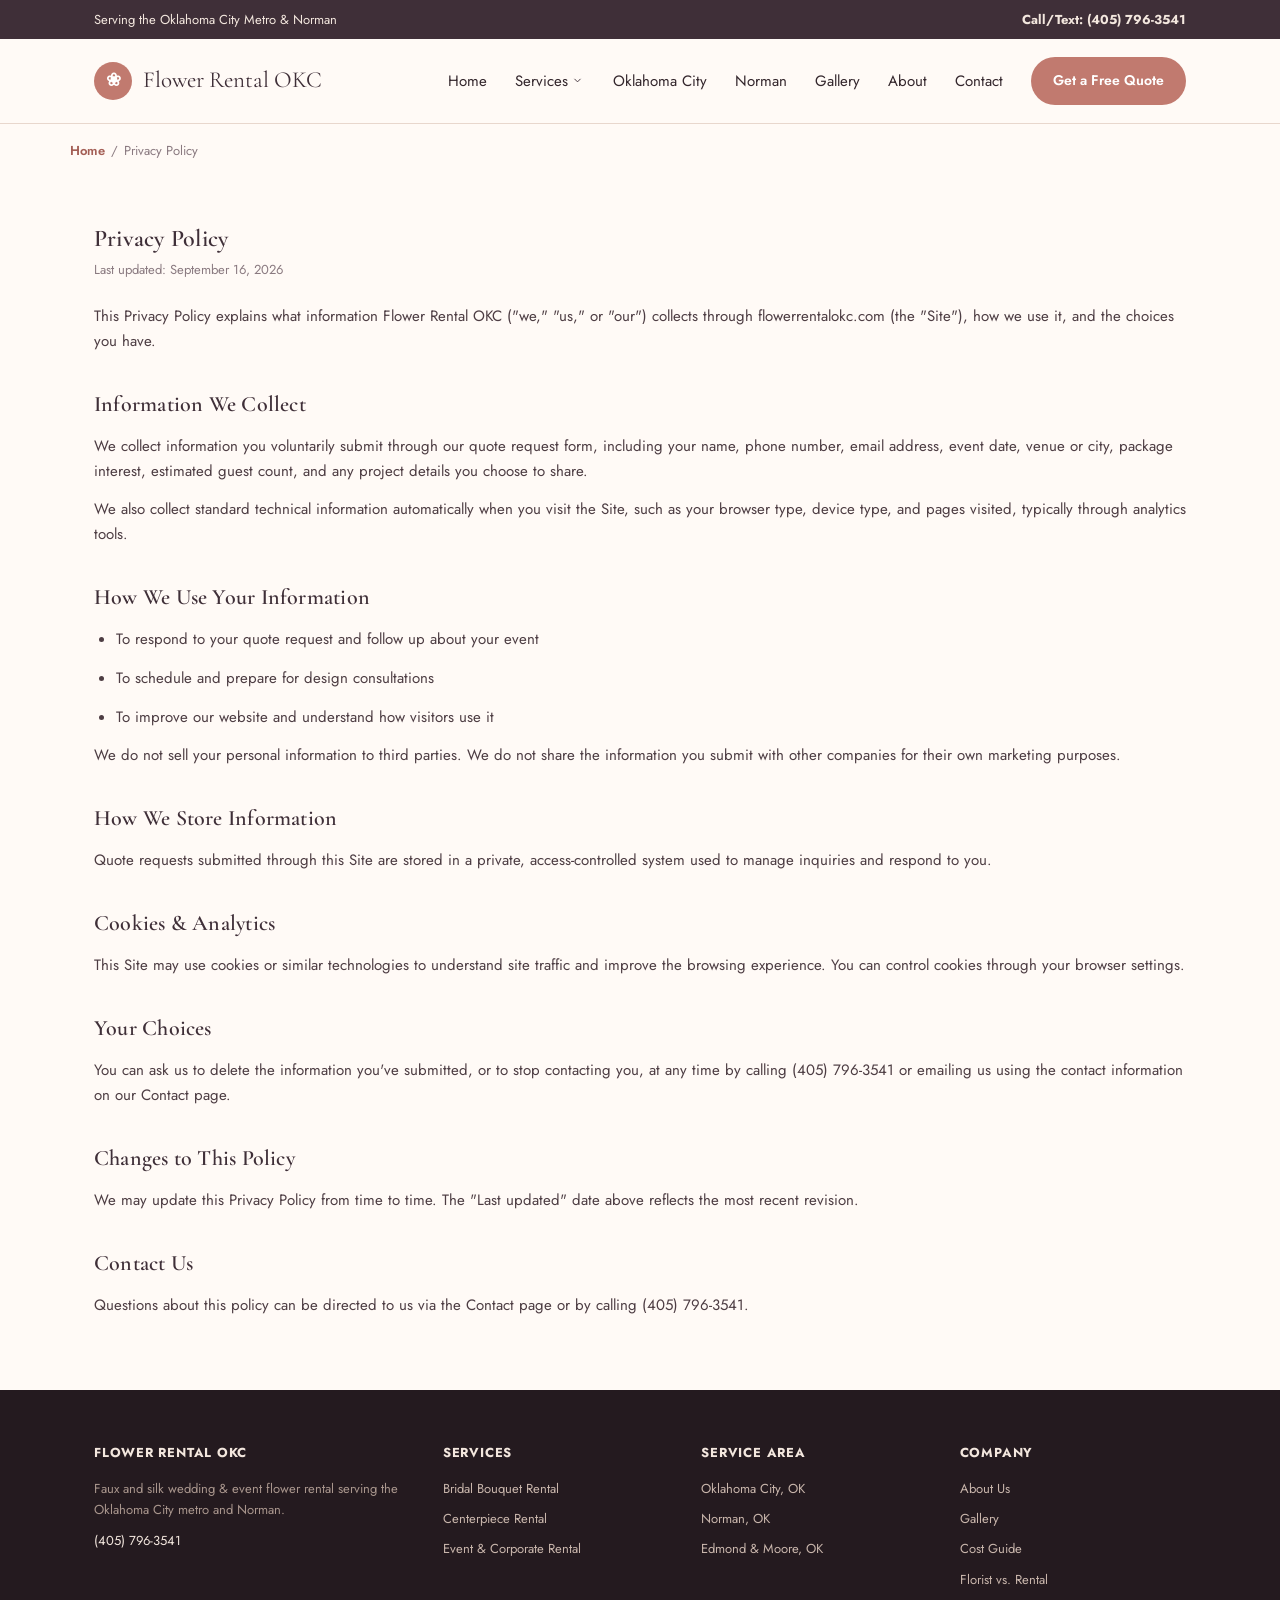
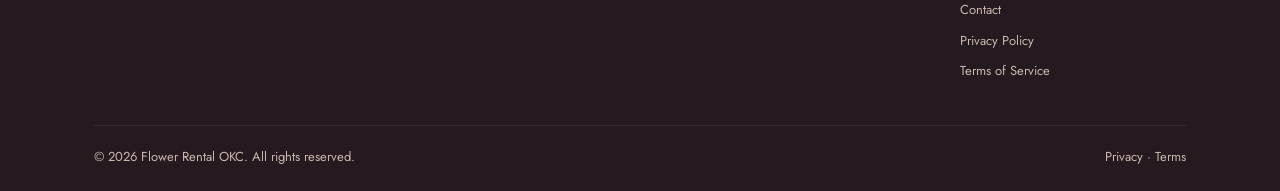
<file: privacy-policy/index.html>
<!DOCTYPE html>
<html lang="en">
<head>
<meta charset="UTF-8">
<meta name="viewport" content="width=device-width, initial-scale=1.0">
<meta name="robots" content="index, follow">
<title>Privacy Policy | Flower Rental OKC</title>
<meta name="description" content="Privacy policy for flowerrentalokc.com — what information we collect through our quote form and how it's used.">
<link rel="canonical" href="https://www.flowerrentalokc.com/privacy-policy/">
<link rel="stylesheet" href="/assets/style.css">
<link rel="icon" href="data:image/svg+xml,%3Csvg%20xmlns='http://www.w3.org/2000/svg'%20viewBox='0%200%20100%20100'%3E%3Crect%20width='100'%20height='100'%20rx='20'%20fill='%23c17a6f'/%3E%3Ctext%20x='50'%20y='68'%20font-size='46'%20font-family='Georgia,serif'%20fill='white'%20text-anchor='middle'%3E%E2%9D%80%3C/text%3E%3C/svg%3E">
</head>
<body>

<div class="announce">
  <div class="wrap">
    <span>Serving the Oklahoma City Metro &amp; Norman</span>
    <a href="tel:+14057963541">Call/Text: (405) 796-3541</a>
  </div>
</div>

<header class="site">
  <nav class="wrap" aria-label="Primary">
    <a href="/" class="brand"><span class="mark" aria-hidden="true">❀</span> Flower Rental OKC</a>
    <button class="menu-toggle" type="button" aria-label="Toggle menu" aria-expanded="false" aria-controls="primary-links">
      <svg viewBox="0 0 24 24" fill="none" stroke="currentColor" stroke-width="1.8" stroke-linecap="round" aria-hidden="true"><path d="M3 6h18M3 12h18M3 18h18"></path></svg>
    </button>
    <div class="links" id="primary-links">
      <a href="/" class="lnk">Home</a>
      <div class="has-sub">
        <a href="/services/">Services</a>
        <button class="sub-toggle" type="button" aria-expanded="false" aria-controls="services-panel" aria-label="Toggle services menu">
          <svg class="arrow" viewBox="0 0 24 24" fill="none" stroke="currentColor" stroke-width="2" stroke-linecap="round" stroke-linejoin="round" aria-hidden="true"><polyline points="6 9 12 15 18 9"></polyline></svg>
        </button>
        <div class="panel" id="services-panel">
          <a href="/services/bridal-bouquet-rental/">Bridal Bouquet Rental</a>
          <a href="/services/wedding-centerpiece-rental/">Wedding Centerpiece Rental</a>
          <a href="/services/event-flower-rental/">Event &amp; Corporate Flower Rental</a>
        </div>
      </div>
      <a href="/oklahoma-city-wedding-flower-rental/" class="lnk">Oklahoma City</a>
      <a href="/norman-wedding-flower-rental/" class="lnk">Norman</a>
      <a href="/gallery/" class="lnk">Gallery</a>
      <a href="/about/" class="lnk">About</a>
      <a href="/contact/" class="lnk">Contact</a>
      <a href="/contact/" class="pill-btn">Get a Free Quote</a>
    </div>
  </nav>
</header>

<div class="wrap crumb"><a href="/">Home</a><span class="div">/</span>Privacy Policy</div>

<section>
  <div class="wrap legal">
    <h1>Privacy Policy</h1>
    <div class="updated">Last updated: September 16, 2026</div>

    <p>This Privacy Policy explains what information Flower Rental OKC ("we," "us," or "our") collects through flowerrentalokc.com (the "Site"), how we use it, and the choices you have.</p>

    <h2>Information We Collect</h2>
    <p>We collect information you voluntarily submit through our quote request form, including your name, phone number, email address, event date, venue or city, package interest, estimated guest count, and any project details you choose to share.</p>
    <p>We also collect standard technical information automatically when you visit the Site, such as your browser type, device type, and pages visited, typically through analytics tools.</p>

    <h2>How We Use Your Information</h2>
    <ul>
      <li>To respond to your quote request and follow up about your event</li>
      <li>To schedule and prepare for design consultations</li>
      <li>To improve our website and understand how visitors use it</li>
    </ul>
    <p>We do not sell your personal information to third parties. We do not share the information you submit with other companies for their own marketing purposes.</p>

    <h2>How We Store Information</h2>
    <p>Quote requests submitted through this Site are stored in a private, access-controlled system used to manage inquiries and respond to you.</p>

    <h2>Cookies &amp; Analytics</h2>
    <p>This Site may use cookies or similar technologies to understand site traffic and improve the browsing experience. You can control cookies through your browser settings.</p>

    <h2>Your Choices</h2>
    <p>You can ask us to delete the information you've submitted, or to stop contacting you, at any time by calling <a href="tel:+14057963541">(405) 796-3541</a> or emailing us using the contact information on our <a href="/contact/">Contact page</a>.</p>

    <h2>Changes to This Policy</h2>
    <p>We may update this Privacy Policy from time to time. The "Last updated" date above reflects the most recent revision.</p>

    <h2>Contact Us</h2>
    <p>Questions about this policy can be directed to us via the <a href="/contact/">Contact page</a> or by calling <a href="tel:+14057963541">(405) 796-3541</a>.</p>
  </div>
</section>

<footer>
  <div class="wrap">
    <div class="foot-cols">
      <div>
        <h5>Flower Rental OKC</h5>
        <p style="color:#a9968d;">Faux and silk wedding &amp; event flower rental serving the Oklahoma City metro and Norman.</p>
        <p style="margin-top:10px;color:#f3e7de;">(405) 796-3541</p>
      </div>
      <div>
        <h5>Services</h5>
        <a href="/services/bridal-bouquet-rental/">Bridal Bouquet Rental</a>
        <a href="/services/wedding-centerpiece-rental/">Centerpiece Rental</a>
        <a href="/services/event-flower-rental/">Event &amp; Corporate Rental</a>
      </div>
      <div>
        <h5>Service Area</h5>
        <a href="/oklahoma-city-wedding-flower-rental/">Oklahoma City, OK</a>
        <a href="/norman-wedding-flower-rental/">Norman, OK</a>
        <a href="/#service-area">Edmond &amp; Moore, OK</a>
      </div>
      <div>
        <h5>Company</h5>
        <a href="/about/">About Us</a>
        <a href="/gallery/">Gallery</a>
        <a href="/silk-vs-fresh-wedding-flowers-cost/">Cost Guide</a>
        <a href="/wedding-florist-vs-flower-rental-oklahoma-city/">Florist vs. Rental</a>
        <a href="/contact/">Contact</a>
        <a href="/privacy-policy/">Privacy Policy</a>
        <a href="/terms/">Terms of Service</a>
      </div>
    </div>
    <div class="foot-base">
      <span>© 2026 Flower Rental OKC. All rights reserved.</span>
      <span>Privacy · Terms</span>
    </div>
  </div>
</footer>

<script src="/assets/site.js"></script>
</body>
</html>
</file>
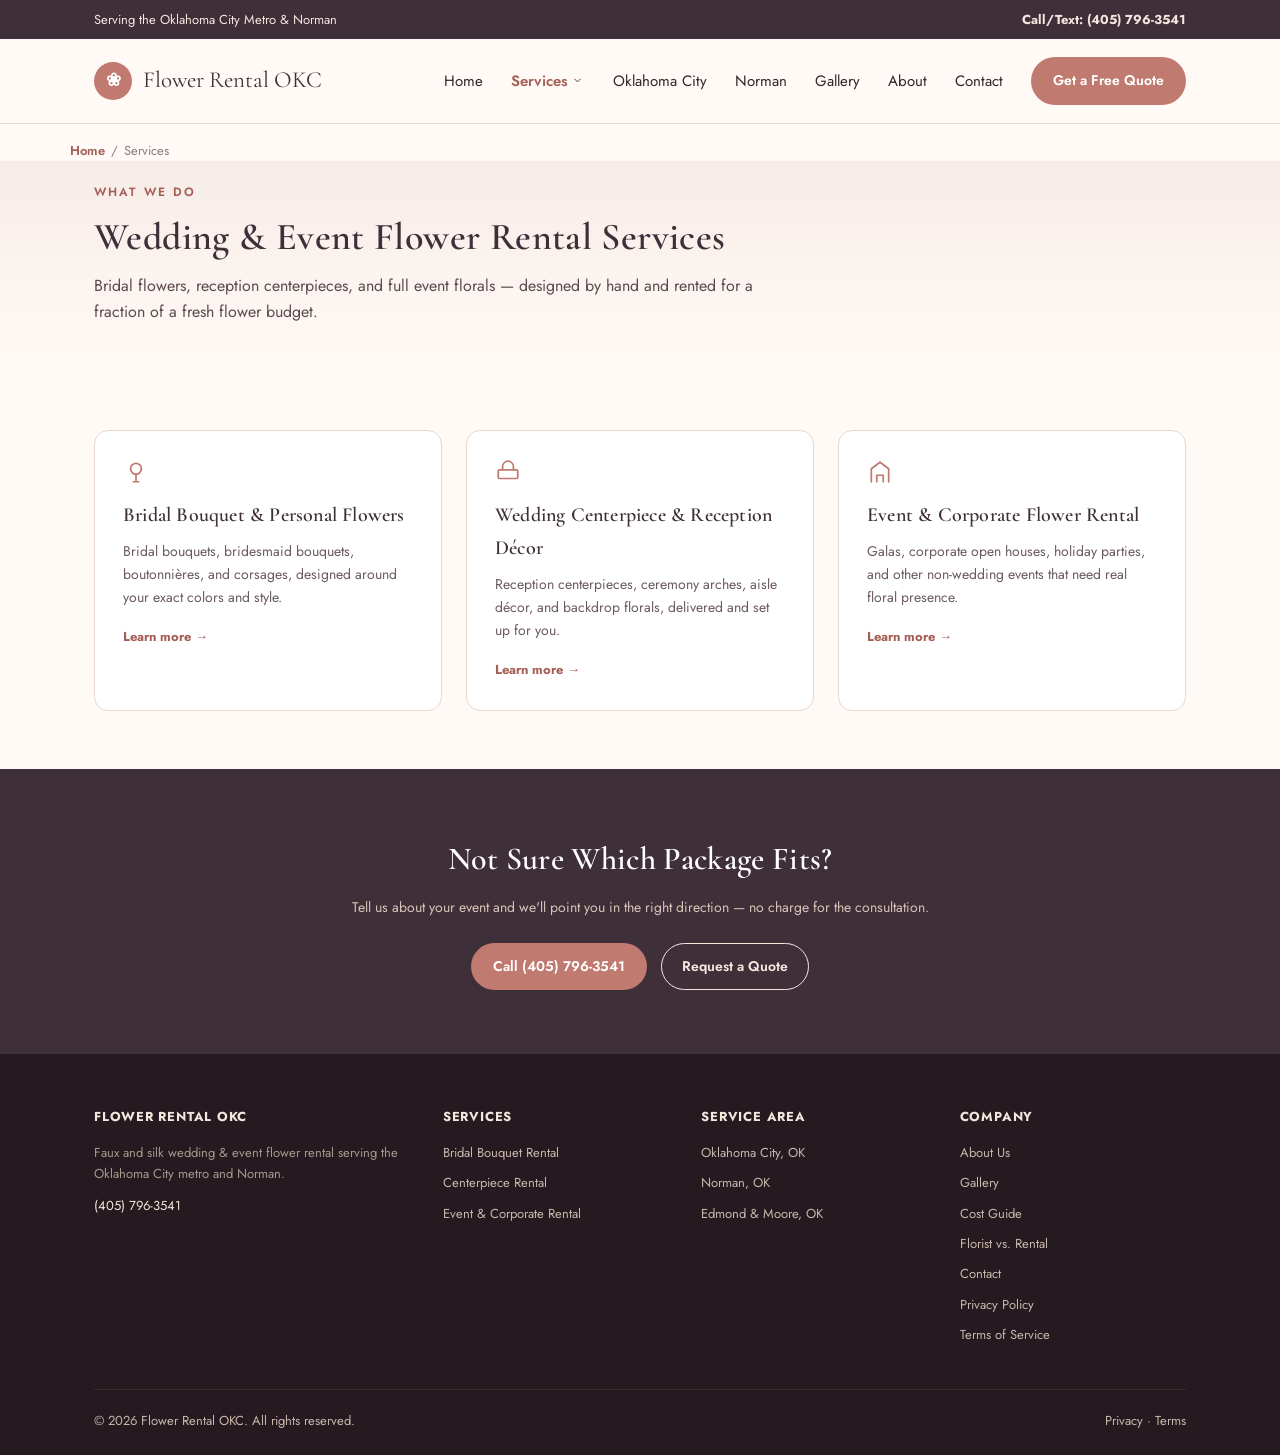
<file: services/index.html>
<!DOCTYPE html>
<html lang="en">
<head>
<meta charset="UTF-8">
<meta name="viewport" content="width=device-width, initial-scale=1.0">
<meta name="robots" content="index, follow">
<title>Wedding &amp; Event Flower Rental Services | Flower Rental OKC</title>
<meta name="description" content="Bridal bouquet rental, wedding centerpiece rental, and event flower rental for the Oklahoma City metro and Norman. Free design consultation.">
<link rel="canonical" href="https://www.flowerrentalokc.com/services/">
<link rel="stylesheet" href="/assets/style.css">
<link rel="icon" href="data:image/svg+xml,%3Csvg%20xmlns='http://www.w3.org/2000/svg'%20viewBox='0%200%20100%20100'%3E%3Crect%20width='100'%20height='100'%20rx='20'%20fill='%23c17a6f'/%3E%3Ctext%20x='50'%20y='68'%20font-size='46'%20font-family='Georgia,serif'%20fill='white'%20text-anchor='middle'%3E%E2%9D%80%3C/text%3E%3C/svg%3E">
<meta property="og:type" content="website">
<meta property="og:title" content="Wedding & Event Flower Rental Services | Flower Rental OKC">
<meta property="og:description" content="Bridal bouquet rental, wedding centerpiece rental, and event flower rental for the Oklahoma City metro and Norman.">
<meta property="og:url" content="https://www.flowerrentalokc.com/services/">
<meta property="og:image" content="https://www.flowerrentalokc.com/assets/images/hydrangea-table-runner-garland.webp">
<meta name="twitter:card" content="summary_large_image">
</head>
<body>

<div class="announce">
  <div class="wrap">
    <span>Serving the Oklahoma City Metro &amp; Norman</span>
    <a href="tel:+14057963541">Call/Text: (405) 796-3541</a>
  </div>
</div>

<header class="site">
  <nav class="wrap" aria-label="Primary">
    <a href="/" class="brand"><span class="mark" aria-hidden="true">❀</span> Flower Rental OKC</a>
    <button class="menu-toggle" type="button" aria-label="Toggle menu" aria-expanded="false" aria-controls="primary-links">
      <svg viewBox="0 0 24 24" fill="none" stroke="currentColor" stroke-width="1.8" stroke-linecap="round" aria-hidden="true"><path d="M3 6h18M3 12h18M3 18h18"></path></svg>
    </button>
    <div class="links" id="primary-links">
      <a href="/" class="lnk">Home</a>
      <div class="has-sub">
        <a href="/services/" aria-current="page">Services</a>
        <button class="sub-toggle" type="button" aria-expanded="false" aria-controls="services-panel" aria-label="Toggle services menu">
          <svg class="arrow" viewBox="0 0 24 24" fill="none" stroke="currentColor" stroke-width="2" stroke-linecap="round" stroke-linejoin="round" aria-hidden="true"><polyline points="6 9 12 15 18 9"></polyline></svg>
        </button>
        <div class="panel" id="services-panel">
          <a href="/services/bridal-bouquet-rental/">Bridal Bouquet Rental</a>
          <a href="/services/wedding-centerpiece-rental/">Wedding Centerpiece Rental</a>
          <a href="/services/event-flower-rental/">Event &amp; Corporate Flower Rental</a>
        </div>
      </div>
      <a href="/oklahoma-city-wedding-flower-rental/" class="lnk">Oklahoma City</a>
      <a href="/norman-wedding-flower-rental/" class="lnk">Norman</a>
      <a href="/gallery/" class="lnk">Gallery</a>
      <a href="/about/" class="lnk">About</a>
      <a href="/contact/" class="lnk">Contact</a>
      <a href="/contact/" class="pill-btn">Get a Free Quote</a>
    </div>
  </nav>
</header>

<div class="wrap crumb"><a href="/">Home</a><span class="div">/</span>Services</div>

<section class="page-hero">
  <div class="wrap">
    <div class="kicker">What We Do</div>
    <h1>Wedding &amp; Event Flower Rental Services</h1>
    <p class="sub">Bridal flowers, reception centerpieces, and full event florals — designed by hand and rented for a fraction of a fresh flower budget.</p>
  </div>
</section>

<section>
  <div class="wrap">
    <div class="offer-row">
      <div class="offer-card">
        <div class="ic"><svg class="leaf-ic" viewBox="0 0 24 24" fill="none" stroke="currentColor" stroke-width="1.6" stroke-linejoin="round" aria-hidden="true"><circle cx="12" cy="9" r="5"></circle><path d="M12 14v7M9 21h6"></path></svg></div>
        <h3>Bridal Bouquet &amp; Personal Flowers</h3>
        <p>Bridal bouquets, bridesmaid bouquets, boutonnières, and corsages, designed around your exact colors and style.</p>
        <a href="/services/bridal-bouquet-rental/">Learn more →</a>
      </div>
      <div class="offer-card">
        <div class="ic"><svg class="leaf-ic" viewBox="0 0 24 24" fill="none" stroke="currentColor" stroke-width="1.6" stroke-linejoin="round" aria-hidden="true"><rect x="3" y="10" width="18" height="8" rx="1"></rect><path d="M7 10V7a5 5 0 0 1 10 0v3"></path></svg></div>
        <h3>Wedding Centerpiece &amp; Reception Décor</h3>
        <p>Reception centerpieces, ceremony arches, aisle décor, and backdrop florals, delivered and set up for you.</p>
        <a href="/services/wedding-centerpiece-rental/">Learn more →</a>
      </div>
      <div class="offer-card">
        <div class="ic"><svg class="leaf-ic" viewBox="0 0 24 24" fill="none" stroke="currentColor" stroke-width="1.6" stroke-linecap="round" stroke-linejoin="round" aria-hidden="true"><path d="M4 21V9l8-6 8 6v12"></path><path d="M9 21v-6h6v6"></path></svg></div>
        <h3>Event &amp; Corporate Flower Rental</h3>
        <p>Galas, corporate open houses, holiday parties, and other non-wedding events that need real floral presence.</p>
        <a href="/services/event-flower-rental/">Learn more →</a>
      </div>
    </div>
  </div>
</section>

<section class="cta-band">
  <div class="wrap">
    <h2>Not Sure Which Package Fits?</h2>
    <p>Tell us about your event and we'll point you in the right direction — no charge for the consultation.</p>
    <div class="row">
      <a href="tel:+14057963541" class="pill-btn">Call (405) 796-3541</a>
      <a href="/contact/" class="pill-outline">Request a Quote</a>
    </div>
  </div>
</section>

<footer>
  <div class="wrap">
    <div class="foot-cols">
      <div>
        <h5>Flower Rental OKC</h5>
        <p style="color:#a9968d;">Faux and silk wedding &amp; event flower rental serving the Oklahoma City metro and Norman.</p>
        <p style="margin-top:10px;color:#f3e7de;">(405) 796-3541</p>
      </div>
      <div>
        <h5>Services</h5>
        <a href="/services/bridal-bouquet-rental/">Bridal Bouquet Rental</a>
        <a href="/services/wedding-centerpiece-rental/">Centerpiece Rental</a>
        <a href="/services/event-flower-rental/">Event &amp; Corporate Rental</a>
      </div>
      <div>
        <h5>Service Area</h5>
        <a href="/oklahoma-city-wedding-flower-rental/">Oklahoma City, OK</a>
        <a href="/norman-wedding-flower-rental/">Norman, OK</a>
        <a href="/#service-area">Edmond &amp; Moore, OK</a>
      </div>
      <div>
        <h5>Company</h5>
        <a href="/about/">About Us</a>
        <a href="/gallery/">Gallery</a>
        <a href="/silk-vs-fresh-wedding-flowers-cost/">Cost Guide</a>
        <a href="/wedding-florist-vs-flower-rental-oklahoma-city/">Florist vs. Rental</a>
        <a href="/contact/">Contact</a>
        <a href="/privacy-policy/">Privacy Policy</a>
        <a href="/terms/">Terms of Service</a>
      </div>
    </div>
    <div class="foot-base">
      <span>© 2026 Flower Rental OKC. All rights reserved.</span>
      <span>Privacy · Terms</span>
    </div>
  </div>
</footer>

<div class="sticky-cta"><a href="tel:+14057963541">Call or Text — Free Quote: (405) 796-3541</a></div>

<script src="/assets/site.js"></script>
</body>
</html>
</file>
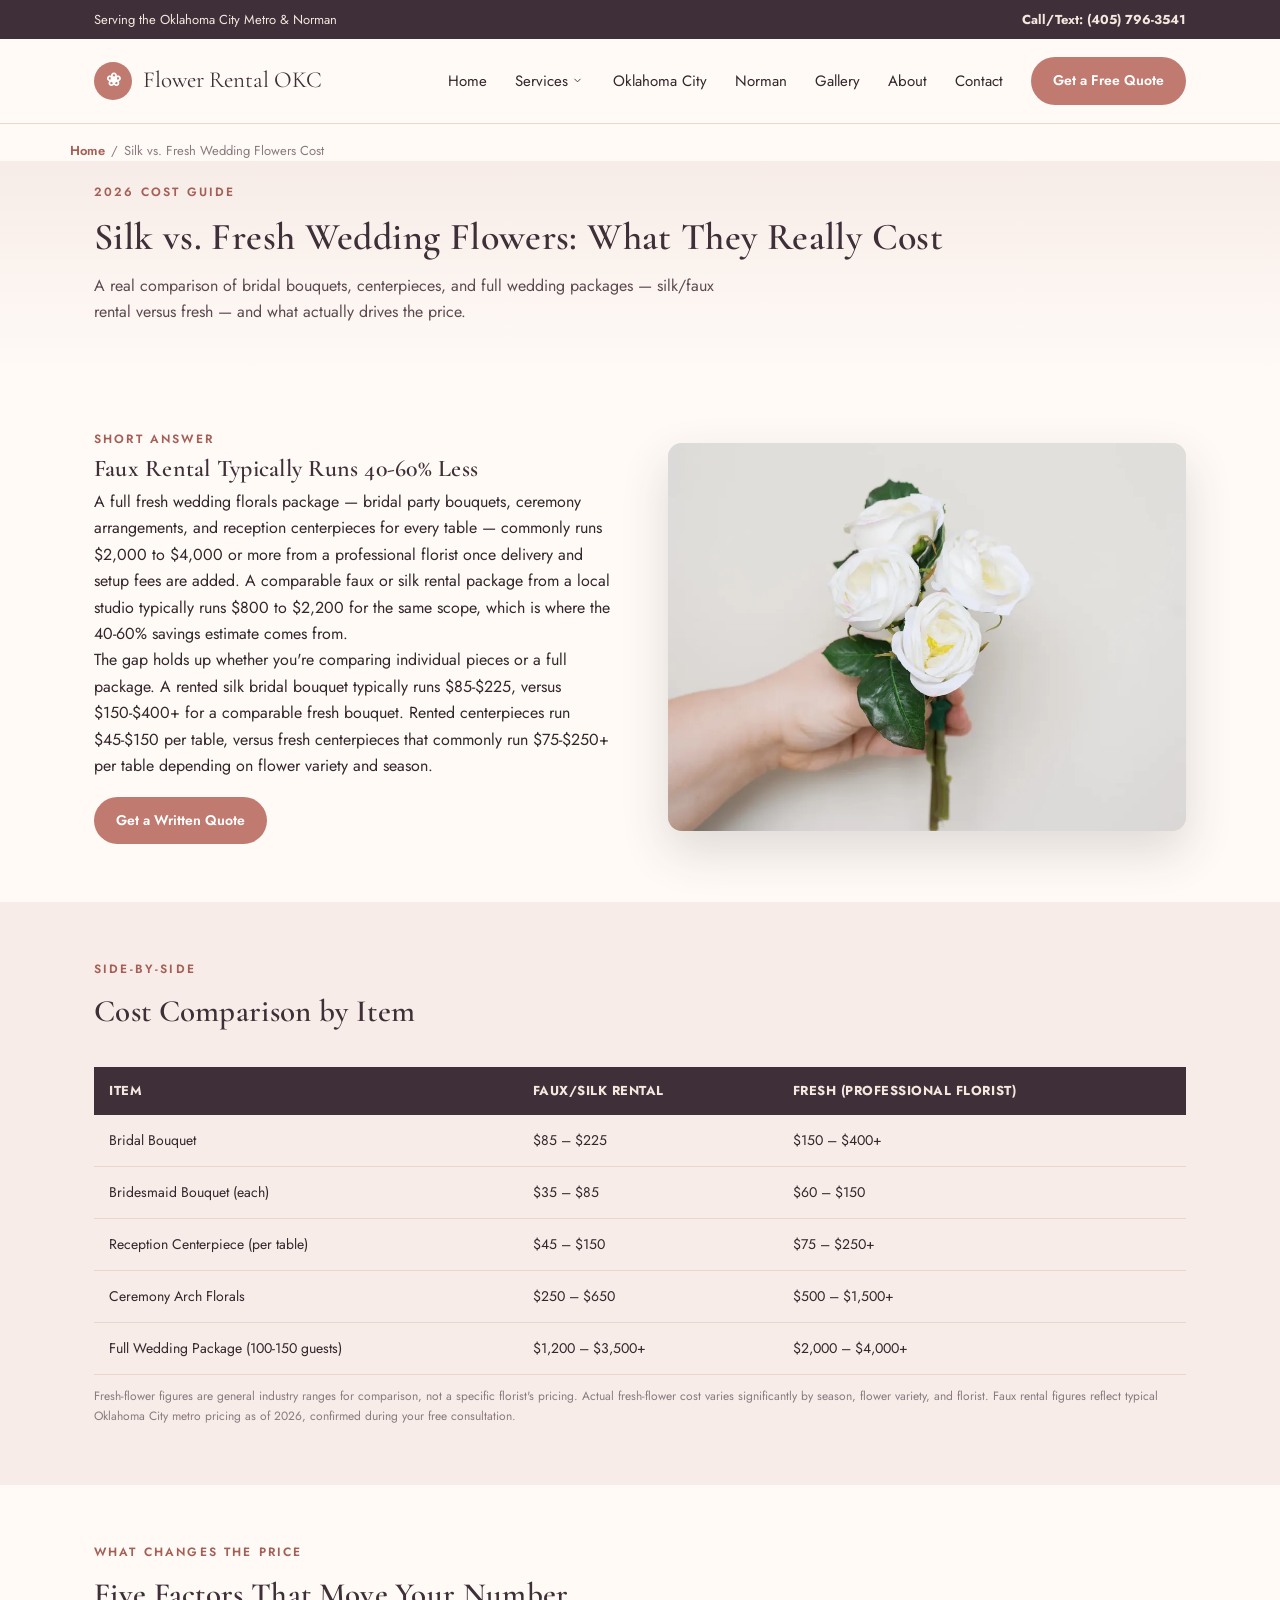
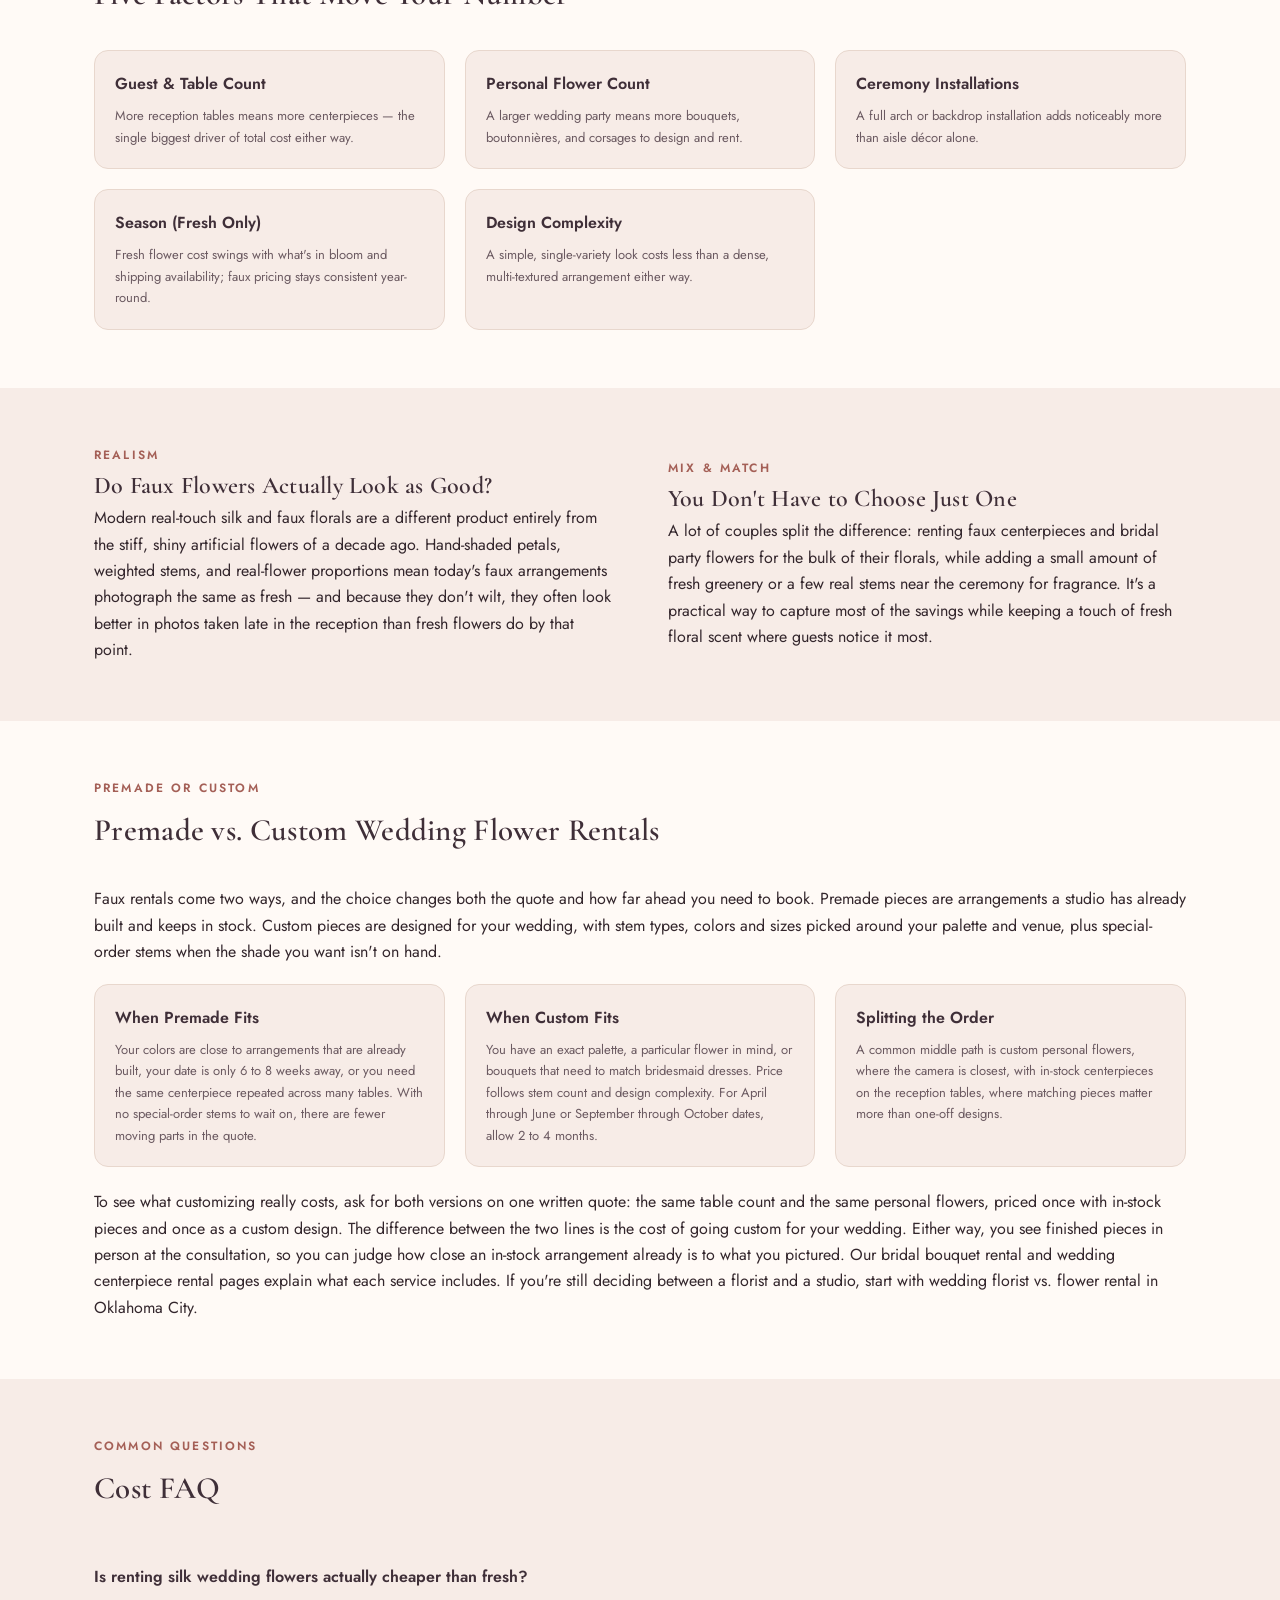
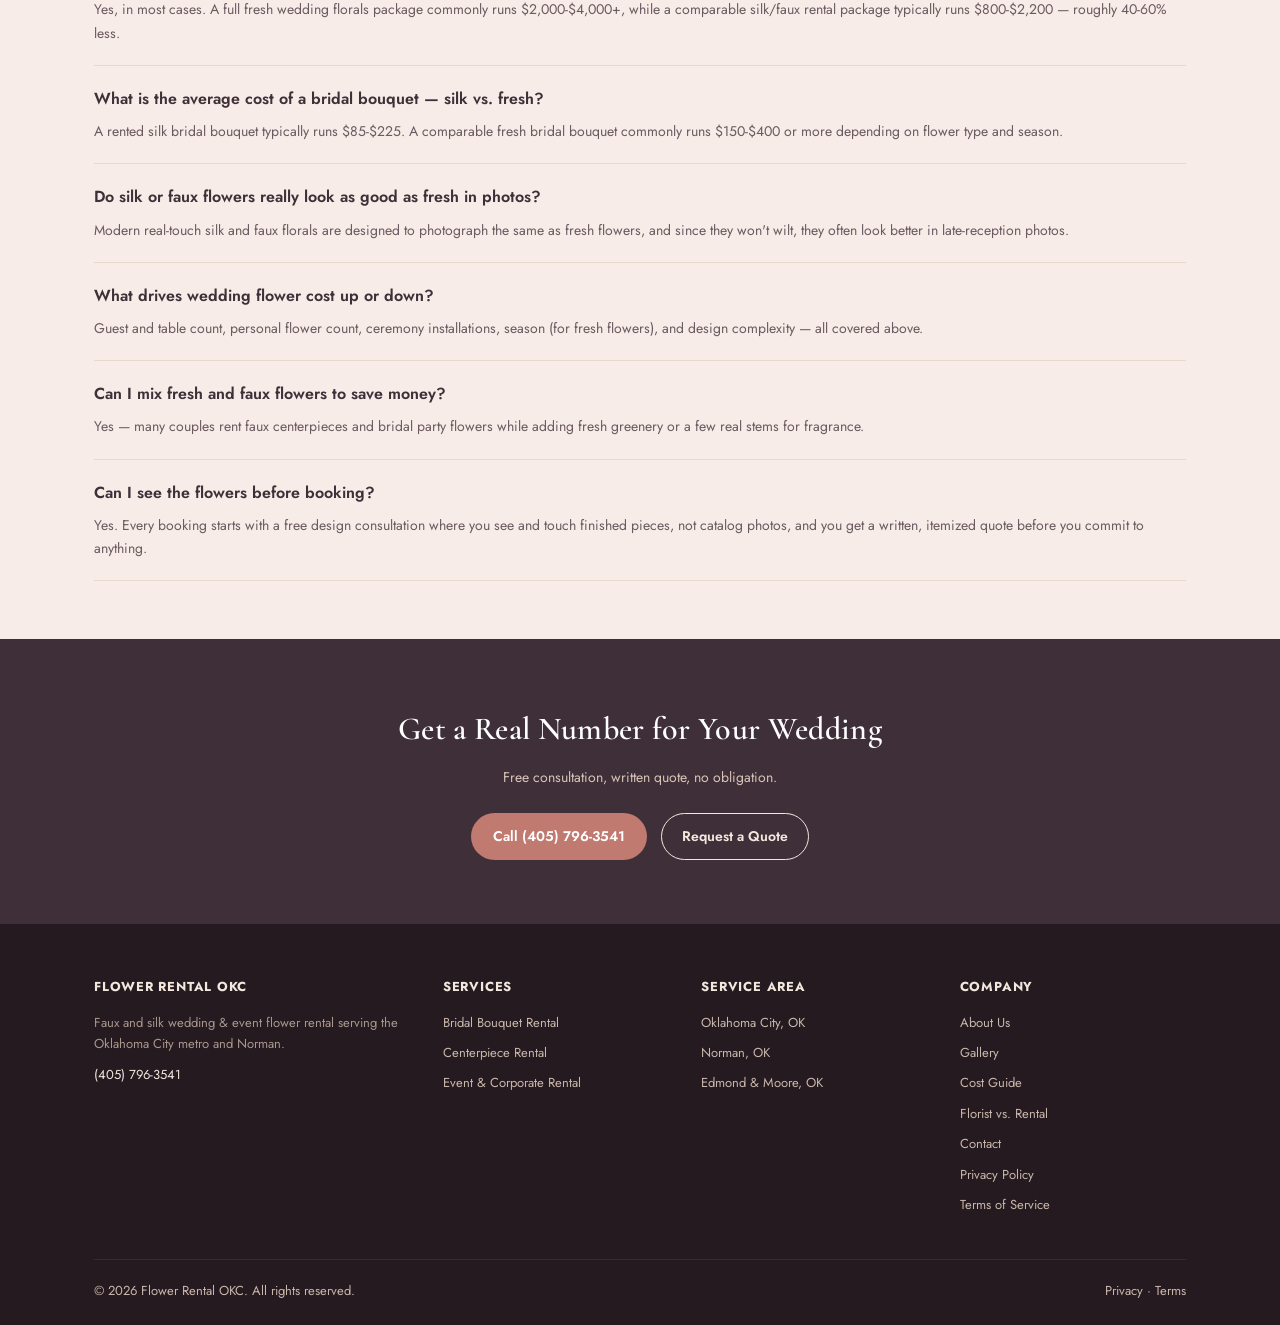
<file: silk-vs-fresh-wedding-flowers-cost/index.html>
<!DOCTYPE html>
<html lang="en">
<head>
<meta charset="UTF-8">
<meta name="viewport" content="width=device-width, initial-scale=1.0">
<meta name="robots" content="index, follow">
<title>Silk vs. Fresh Wedding Flowers: 2026 Cost Comparison | Flower Rental OKC</title>
<meta name="description" content="Real cost comparison between silk/faux and fresh wedding flowers — bouquets, centerpieces, and full packages, with what actually drives the price.">
<link rel="canonical" href="https://www.flowerrentalokc.com/silk-vs-fresh-wedding-flowers-cost/">
<link rel="stylesheet" href="/assets/style.css">
<link rel="icon" href="data:image/svg+xml,%3Csvg%20xmlns='http://www.w3.org/2000/svg'%20viewBox='0%200%20100%20100'%3E%3Crect%20width='100'%20height='100'%20rx='20'%20fill='%23c17a6f'/%3E%3Ctext%20x='50'%20y='68'%20font-size='46'%20font-family='Georgia,serif'%20fill='white'%20text-anchor='middle'%3E%E2%9D%80%3C/text%3E%3C/svg%3E">
<meta property="og:type" content="article">
<meta property="og:title" content="Silk vs. Fresh Wedding Flowers: 2026 Cost Comparison">
<meta property="og:description" content="Real cost comparison between silk/faux and fresh wedding flowers, and what actually drives the price.">
<meta property="og:url" content="https://www.flowerrentalokc.com/silk-vs-fresh-wedding-flowers-cost/">
<meta property="og:image" content="https://www.flowerrentalokc.com/assets/images/white-garden-rose-stems.webp">
<meta name="twitter:card" content="summary_large_image">
<script type="application/ld+json">
{
  "@context": "https://schema.org",
  "@type": "FAQPage",
  "mainEntity": [
    {"@type": "Question", "name": "Is renting silk wedding flowers actually cheaper than fresh?", "acceptedAnswer": {"@type": "Answer", "text": "Yes, in most cases. A full fresh wedding florals package (ceremony, bridal party, and reception centerpieces) commonly runs $2,000-$4,000+ from a professional florist. A comparable silk/faux rental package typically runs $800-$2,200, roughly 40-60% less."}},
    {"@type": "Question", "name": "What is the average cost of a bridal bouquet — silk vs. fresh?", "acceptedAnswer": {"@type": "Answer", "text": "A rented silk bridal bouquet typically runs $85-$225. A comparable fresh bridal bouquet from a professional florist commonly runs $150-$400 or more depending on flower type and season, and it must be reordered for any vow-renewal or anniversary use, while a rented bouquet is simply returned."}},
    {"@type": "Question", "name": "Do silk or faux flowers really look as good as fresh in photos?", "acceptedAnswer": {"@type": "Answer", "text": "Modern real-touch silk and faux florals are designed to photograph the same as fresh flowers, with hand-shaded coloring and lifelike texture. Unlike fresh flowers, they won't wilt, brown, or droop hours into a long wedding day, so they often look better in late-reception photos than fresh flowers do."}},
    {"@type": "Question", "name": "What drives wedding flower cost up or down?", "acceptedAnswer": {"@type": "Answer", "text": "The biggest factors are guest count and table count, how many personal flowers (bouquets, boutonnières, corsages) you need, whether you want a ceremony arch or backdrop installation, and — for fresh flowers specifically — the season and flower varieties chosen."}},
    {"@type": "Question", "name": "Can I mix fresh and faux flowers to save money?", "acceptedAnswer": {"@type": "Answer", "text": "Yes — many couples rent faux centerpieces and bridal party flowers while adding a small amount of fresh greenery or a few real stems for fragrance. This hybrid approach can capture most of the savings while keeping a touch of fresh floral scent at the ceremony."}},
    {"@type": "Question", "name": "Can I see the flowers before booking?", "acceptedAnswer": {"@type": "Answer", "text": "Yes. Every booking starts with a free design consultation where you see and touch finished pieces, not catalog photos, and you get a written, itemized quote before you commit to anything."}}
  ]
}
</script>
</head>
<body>

<div class="announce">
  <div class="wrap">
    <span>Serving the Oklahoma City Metro &amp; Norman</span>
    <a href="tel:+14057963541">Call/Text: (405) 796-3541</a>
  </div>
</div>

<header class="site">
  <nav class="wrap" aria-label="Primary">
    <a href="/" class="brand"><span class="mark" aria-hidden="true">❀</span> Flower Rental OKC</a>
    <button class="menu-toggle" type="button" aria-label="Toggle menu" aria-expanded="false" aria-controls="primary-links">
      <svg viewBox="0 0 24 24" fill="none" stroke="currentColor" stroke-width="1.8" stroke-linecap="round" aria-hidden="true"><path d="M3 6h18M3 12h18M3 18h18"></path></svg>
    </button>
    <div class="links" id="primary-links">
      <a href="/" class="lnk">Home</a>
      <div class="has-sub">
        <a href="/services/">Services</a>
        <button class="sub-toggle" type="button" aria-expanded="false" aria-controls="services-panel" aria-label="Toggle services menu">
          <svg class="arrow" viewBox="0 0 24 24" fill="none" stroke="currentColor" stroke-width="2" stroke-linecap="round" stroke-linejoin="round" aria-hidden="true"><polyline points="6 9 12 15 18 9"></polyline></svg>
        </button>
        <div class="panel" id="services-panel">
          <a href="/services/bridal-bouquet-rental/">Bridal Bouquet Rental</a>
          <a href="/services/wedding-centerpiece-rental/">Wedding Centerpiece Rental</a>
          <a href="/services/event-flower-rental/">Event &amp; Corporate Flower Rental</a>
        </div>
      </div>
      <a href="/oklahoma-city-wedding-flower-rental/" class="lnk">Oklahoma City</a>
      <a href="/norman-wedding-flower-rental/" class="lnk">Norman</a>
      <a href="/gallery/" class="lnk">Gallery</a>
      <a href="/about/" class="lnk">About</a>
      <a href="/contact/" class="lnk">Contact</a>
      <a href="/contact/" class="pill-btn">Get a Free Quote</a>
    </div>
  </nav>
</header>

<div class="wrap crumb"><a href="/">Home</a><span class="div">/</span>Silk vs. Fresh Wedding Flowers Cost</div>

<section class="page-hero">
  <div class="wrap">
    <div class="kicker">2026 Cost Guide</div>
    <h1>Silk vs. Fresh Wedding Flowers: What They Really Cost</h1>
    <p class="sub">A real comparison of bridal bouquets, centerpieces, and full wedding packages — silk/faux rental versus fresh — and what actually drives the price.</p>
  </div>
</section>

<section>
  <div class="wrap split">
    <div>
      <div class="kicker">Short Answer</div>
      <h2>Faux Rental Typically Runs 40-60% Less</h2>
      <p>A full fresh wedding florals package — bridal party bouquets, ceremony arrangements, and reception centerpieces for every table — commonly runs $2,000 to $4,000 or more from a professional florist once delivery and setup fees are added. A comparable faux or silk rental package from a local studio typically runs $800 to $2,200 for the same scope, which is where the 40-60% savings estimate comes from.</p>
      <p>The gap holds up whether you're comparing individual pieces or a full package. A rented silk bridal bouquet typically runs $85-$225, versus $150-$400+ for a comparable fresh bouquet. Rented centerpieces run $45-$150 per table, versus fresh centerpieces that commonly run $75-$250+ per table depending on flower variety and season.</p>
      <div style="margin-top:18px;"><a href="/contact/" class="pill-btn">Get a Written Quote</a></div>
    </div>
    <div class="frame frame-4-3">
      <img src="/assets/images/white-garden-rose-stems.webp" alt="Hand holding a small bunch of white faux garden roses" loading="lazy" width="998" height="1500">
    </div>
  </div>
</section>

<section class="tint">
  <div class="wrap">
    <div class="kicker">Side-by-Side</div>
    <div class="head-block"><h2>Cost Comparison by Item</h2></div>
    <table class="rate-card">
      <tr><th scope="col">Item</th><th scope="col">Faux/Silk Rental</th><th scope="col">Fresh (Professional Florist)</th></tr>
      <tr><td>Bridal Bouquet</td><td>$85 – $225</td><td>$150 – $400+</td></tr>
      <tr><td>Bridesmaid Bouquet (each)</td><td>$35 – $85</td><td>$60 – $150</td></tr>
      <tr><td>Reception Centerpiece (per table)</td><td>$45 – $150</td><td>$75 – $250+</td></tr>
      <tr><td>Ceremony Arch Florals</td><td>$250 – $650</td><td>$500 – $1,500+</td></tr>
      <tr><td>Full Wedding Package (100-150 guests)</td><td>$1,200 – $3,500+</td><td>$2,000 – $4,000+</td></tr>
    </table>
    <div class="rate-note">Fresh-flower figures are general industry ranges for comparison, not a specific florist's pricing. Actual fresh-flower cost varies significantly by season, flower variety, and florist. Faux rental figures reflect typical Oklahoma City metro pricing as of 2026, confirmed during your free consultation.</div>
  </div>
</section>

<section>
  <div class="wrap">
    <div class="kicker">What Changes the Price</div>
    <div class="head-block"><h2>Five Factors That Move Your Number</h2></div>
    <div class="detail-grid">
      <div class="detail-card">
        <h4>Guest &amp; Table Count</h4>
        <p>More reception tables means more centerpieces — the single biggest driver of total cost either way.</p>
      </div>
      <div class="detail-card">
        <h4>Personal Flower Count</h4>
        <p>A larger wedding party means more bouquets, boutonnières, and corsages to design and rent.</p>
      </div>
      <div class="detail-card">
        <h4>Ceremony Installations</h4>
        <p>A full arch or backdrop installation adds noticeably more than aisle décor alone.</p>
      </div>
      <div class="detail-card">
        <h4>Season (Fresh Only)</h4>
        <p>Fresh flower cost swings with what's in bloom and shipping availability; faux pricing stays consistent year-round.</p>
      </div>
      <div class="detail-card">
        <h4>Design Complexity</h4>
        <p>A simple, single-variety look costs less than a dense, multi-textured arrangement either way.</p>
      </div>
    </div>
  </div>
</section>

<section class="tint">
  <div class="wrap split">
    <div>
      <div class="kicker">Realism</div>
      <h2>Do Faux Flowers Actually Look as Good?</h2>
      <p>Modern real-touch silk and faux florals are a different product entirely from the stiff, shiny artificial flowers of a decade ago. Hand-shaded petals, weighted stems, and real-flower proportions mean today's faux arrangements photograph the same as fresh — and because they don't wilt, they often look better in photos taken late in the reception than fresh flowers do by that point.</p>
    </div>
    <div>
      <div class="kicker">Mix &amp; Match</div>
      <h2>You Don't Have to Choose Just One</h2>
      <p>A lot of couples split the difference: renting faux centerpieces and bridal party flowers for the bulk of their florals, while adding a small amount of fresh greenery or a few real stems near the ceremony for fragrance. It's a practical way to capture most of the savings while keeping a touch of fresh floral scent where guests notice it most.</p>
    </div>
  </div>
</section>

<section>
  <div class="wrap">
    <div class="kicker">Premade or Custom</div>
    <div class="head-block"><h2>Premade vs. Custom Wedding Flower Rentals</h2></div>
    <p>Faux rentals come two ways, and the choice changes both the quote and how far ahead you need to book. Premade pieces are arrangements a studio has already built and keeps in stock. Custom pieces are designed for your wedding, with stem types, colors and sizes picked around your palette and venue, plus special-order stems when the shade you want isn't on hand.</p>
    <div class="detail-grid">
      <div class="detail-card">
        <h4>When Premade Fits</h4>
        <p>Your colors are close to arrangements that are already built, your date is only 6 to 8 weeks away, or you need the same centerpiece repeated across many tables. With no special-order stems to wait on, there are fewer moving parts in the quote.</p>
      </div>
      <div class="detail-card">
        <h4>When Custom Fits</h4>
        <p>You have an exact palette, a particular flower in mind, or bouquets that need to match bridesmaid dresses. Price follows stem count and design complexity. For April through June or September through October dates, allow 2 to 4 months.</p>
      </div>
      <div class="detail-card">
        <h4>Splitting the Order</h4>
        <p>A common middle path is custom personal flowers, where the camera is closest, with in-stock centerpieces on the reception tables, where matching pieces matter more than one-off designs.</p>
      </div>
    </div>
    <p style="margin-top:22px;">To see what customizing really costs, ask for both versions on one written quote: the same table count and the same personal flowers, priced once with in-stock pieces and once as a custom design. The difference between the two lines is the cost of going custom for your wedding. Either way, you see finished pieces in person at the consultation, so you can judge how close an in-stock arrangement already is to what you pictured. Our <a href="/services/bridal-bouquet-rental/">bridal bouquet rental</a> and <a href="/services/wedding-centerpiece-rental/">wedding centerpiece rental</a> pages explain what each service includes. If you're still deciding between a florist and a studio, start with <a href="/wedding-florist-vs-flower-rental-oklahoma-city/">wedding florist vs. flower rental in Oklahoma City</a>.</p>
  </div>
</section>

<section class="tint">
  <div class="wrap">
    <div class="kicker">Common Questions</div>
    <div class="head-block"><h2>Cost FAQ</h2></div>
    <div class="qa"><h4>Is renting silk wedding flowers actually cheaper than fresh?</h4><p>Yes, in most cases. A full fresh wedding florals package commonly runs $2,000-$4,000+, while a comparable silk/faux rental package typically runs $800-$2,200 — roughly 40-60% less.</p></div>
    <div class="qa"><h4>What is the average cost of a bridal bouquet — silk vs. fresh?</h4><p>A rented silk bridal bouquet typically runs $85-$225. A comparable fresh bridal bouquet commonly runs $150-$400 or more depending on flower type and season.</p></div>
    <div class="qa"><h4>Do silk or faux flowers really look as good as fresh in photos?</h4><p>Modern real-touch silk and faux florals are designed to photograph the same as fresh flowers, and since they won't wilt, they often look better in late-reception photos.</p></div>
    <div class="qa"><h4>What drives wedding flower cost up or down?</h4><p>Guest and table count, personal flower count, ceremony installations, season (for fresh flowers), and design complexity — all covered above.</p></div>
    <div class="qa"><h4>Can I mix fresh and faux flowers to save money?</h4><p>Yes — many couples rent faux centerpieces and bridal party flowers while adding fresh greenery or a few real stems for fragrance.</p></div>
    <div class="qa"><h4>Can I see the flowers before booking?</h4><p>Yes. Every booking starts with a free design consultation where you see and touch finished pieces, not catalog photos, and you get a written, itemized quote before you commit to anything.</p></div>
  </div>
</section>

<section class="cta-band">
  <div class="wrap">
    <h2>Get a Real Number for Your Wedding</h2>
    <p>Free consultation, written quote, no obligation.</p>
    <div class="row">
      <a href="tel:+14057963541" class="pill-btn">Call (405) 796-3541</a>
      <a href="/contact/" class="pill-outline">Request a Quote</a>
    </div>
  </div>
</section>

<footer>
  <div class="wrap">
    <div class="foot-cols">
      <div>
        <h5>Flower Rental OKC</h5>
        <p style="color:#a9968d;">Faux and silk wedding &amp; event flower rental serving the Oklahoma City metro and Norman.</p>
        <p style="margin-top:10px;color:#f3e7de;">(405) 796-3541</p>
      </div>
      <div>
        <h5>Services</h5>
        <a href="/services/bridal-bouquet-rental/">Bridal Bouquet Rental</a>
        <a href="/services/wedding-centerpiece-rental/">Centerpiece Rental</a>
        <a href="/services/event-flower-rental/">Event &amp; Corporate Rental</a>
      </div>
      <div>
        <h5>Service Area</h5>
        <a href="/oklahoma-city-wedding-flower-rental/">Oklahoma City, OK</a>
        <a href="/norman-wedding-flower-rental/">Norman, OK</a>
        <a href="/#service-area">Edmond &amp; Moore, OK</a>
      </div>
      <div>
        <h5>Company</h5>
        <a href="/about/">About Us</a>
        <a href="/gallery/">Gallery</a>
        <a href="/silk-vs-fresh-wedding-flowers-cost/">Cost Guide</a>
        <a href="/wedding-florist-vs-flower-rental-oklahoma-city/">Florist vs. Rental</a>
        <a href="/contact/">Contact</a>
        <a href="/privacy-policy/">Privacy Policy</a>
        <a href="/terms/">Terms of Service</a>
      </div>
    </div>
    <div class="foot-base">
      <span>© 2026 Flower Rental OKC. All rights reserved.</span>
      <span>Privacy · Terms</span>
    </div>
  </div>
</footer>

<div class="sticky-cta"><a href="tel:+14057963541">Call or Text — Free Quote: (405) 796-3541</a></div>

<script src="/assets/site.js"></script>
</body>
</html>
</file>
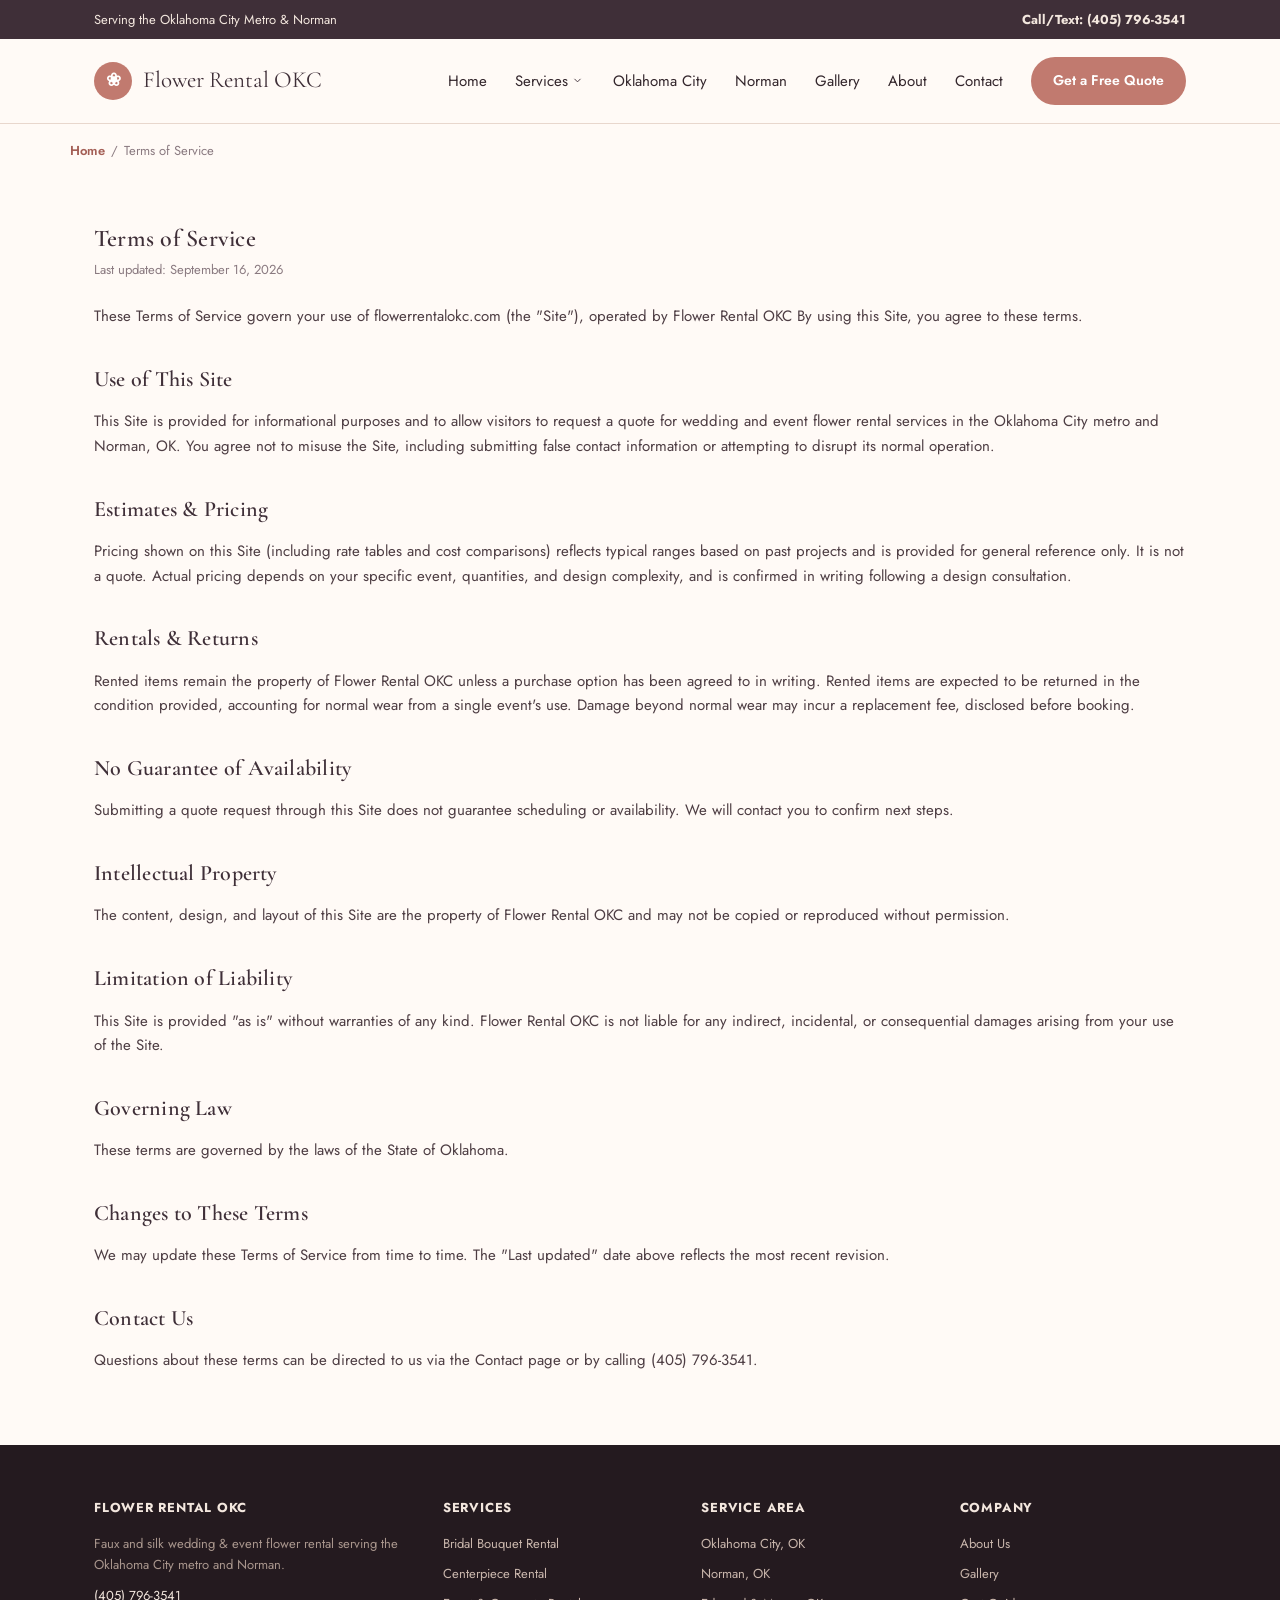
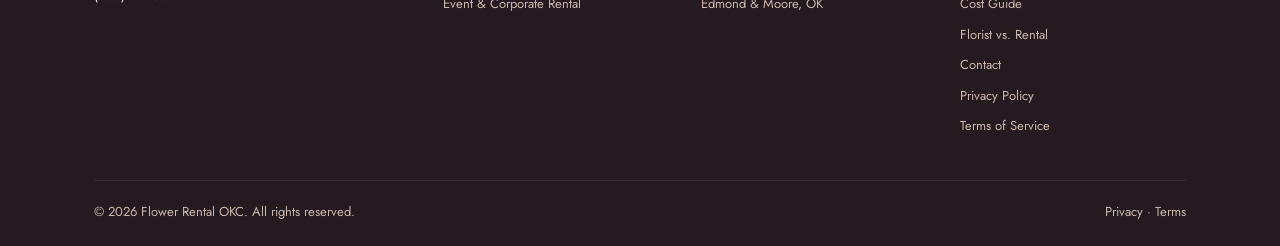
<file: terms/index.html>
<!DOCTYPE html>
<html lang="en">
<head>
<meta charset="UTF-8">
<meta name="viewport" content="width=device-width, initial-scale=1.0">
<meta name="robots" content="index, follow">
<title>Terms of Service | Flower Rental OKC</title>
<meta name="description" content="Terms of service for flowerrentalokc.com, including rental and pricing disclaimers.">
<link rel="canonical" href="https://www.flowerrentalokc.com/terms/">
<link rel="stylesheet" href="/assets/style.css">
<link rel="icon" href="data:image/svg+xml,%3Csvg%20xmlns='http://www.w3.org/2000/svg'%20viewBox='0%200%20100%20100'%3E%3Crect%20width='100'%20height='100'%20rx='20'%20fill='%23c17a6f'/%3E%3Ctext%20x='50'%20y='68'%20font-size='46'%20font-family='Georgia,serif'%20fill='white'%20text-anchor='middle'%3E%E2%9D%80%3C/text%3E%3C/svg%3E">
</head>
<body>

<div class="announce">
  <div class="wrap">
    <span>Serving the Oklahoma City Metro &amp; Norman</span>
    <a href="tel:+14057963541">Call/Text: (405) 796-3541</a>
  </div>
</div>

<header class="site">
  <nav class="wrap" aria-label="Primary">
    <a href="/" class="brand"><span class="mark" aria-hidden="true">❀</span> Flower Rental OKC</a>
    <button class="menu-toggle" type="button" aria-label="Toggle menu" aria-expanded="false" aria-controls="primary-links">
      <svg viewBox="0 0 24 24" fill="none" stroke="currentColor" stroke-width="1.8" stroke-linecap="round" aria-hidden="true"><path d="M3 6h18M3 12h18M3 18h18"></path></svg>
    </button>
    <div class="links" id="primary-links">
      <a href="/" class="lnk">Home</a>
      <div class="has-sub">
        <a href="/services/">Services</a>
        <button class="sub-toggle" type="button" aria-expanded="false" aria-controls="services-panel" aria-label="Toggle services menu">
          <svg class="arrow" viewBox="0 0 24 24" fill="none" stroke="currentColor" stroke-width="2" stroke-linecap="round" stroke-linejoin="round" aria-hidden="true"><polyline points="6 9 12 15 18 9"></polyline></svg>
        </button>
        <div class="panel" id="services-panel">
          <a href="/services/bridal-bouquet-rental/">Bridal Bouquet Rental</a>
          <a href="/services/wedding-centerpiece-rental/">Wedding Centerpiece Rental</a>
          <a href="/services/event-flower-rental/">Event &amp; Corporate Flower Rental</a>
        </div>
      </div>
      <a href="/oklahoma-city-wedding-flower-rental/" class="lnk">Oklahoma City</a>
      <a href="/norman-wedding-flower-rental/" class="lnk">Norman</a>
      <a href="/gallery/" class="lnk">Gallery</a>
      <a href="/about/" class="lnk">About</a>
      <a href="/contact/" class="lnk">Contact</a>
      <a href="/contact/" class="pill-btn">Get a Free Quote</a>
    </div>
  </nav>
</header>

<div class="wrap crumb"><a href="/">Home</a><span class="div">/</span>Terms of Service</div>

<section>
  <div class="wrap legal">
    <h1>Terms of Service</h1>
    <div class="updated">Last updated: September 16, 2026</div>

    <p>These Terms of Service govern your use of flowerrentalokc.com (the "Site"), operated by Flower Rental OKC By using this Site, you agree to these terms.</p>

    <h2>Use of This Site</h2>
    <p>This Site is provided for informational purposes and to allow visitors to request a quote for wedding and event flower rental services in the Oklahoma City metro and Norman, OK. You agree not to misuse the Site, including submitting false contact information or attempting to disrupt its normal operation.</p>

    <h2>Estimates &amp; Pricing</h2>
    <p>Pricing shown on this Site (including rate tables and cost comparisons) reflects typical ranges based on past projects and is provided for general reference only. It is not a quote. Actual pricing depends on your specific event, quantities, and design complexity, and is confirmed in writing following a design consultation.</p>

    <h2>Rentals &amp; Returns</h2>
    <p>Rented items remain the property of Flower Rental OKC unless a purchase option has been agreed to in writing. Rented items are expected to be returned in the condition provided, accounting for normal wear from a single event's use. Damage beyond normal wear may incur a replacement fee, disclosed before booking.</p>

    <h2>No Guarantee of Availability</h2>
    <p>Submitting a quote request through this Site does not guarantee scheduling or availability. We will contact you to confirm next steps.</p>

    <h2>Intellectual Property</h2>
    <p>The content, design, and layout of this Site are the property of Flower Rental OKC and may not be copied or reproduced without permission.</p>

    <h2>Limitation of Liability</h2>
    <p>This Site is provided "as is" without warranties of any kind. Flower Rental OKC is not liable for any indirect, incidental, or consequential damages arising from your use of the Site.</p>

    <h2>Governing Law</h2>
    <p>These terms are governed by the laws of the State of Oklahoma.</p>

    <h2>Changes to These Terms</h2>
    <p>We may update these Terms of Service from time to time. The "Last updated" date above reflects the most recent revision.</p>

    <h2>Contact Us</h2>
    <p>Questions about these terms can be directed to us via the <a href="/contact/">Contact page</a> or by calling <a href="tel:+14057963541">(405) 796-3541</a>.</p>
  </div>
</section>

<footer>
  <div class="wrap">
    <div class="foot-cols">
      <div>
        <h5>Flower Rental OKC</h5>
        <p style="color:#a9968d;">Faux and silk wedding &amp; event flower rental serving the Oklahoma City metro and Norman.</p>
        <p style="margin-top:10px;color:#f3e7de;">(405) 796-3541</p>
      </div>
      <div>
        <h5>Services</h5>
        <a href="/services/bridal-bouquet-rental/">Bridal Bouquet Rental</a>
        <a href="/services/wedding-centerpiece-rental/">Centerpiece Rental</a>
        <a href="/services/event-flower-rental/">Event &amp; Corporate Rental</a>
      </div>
      <div>
        <h5>Service Area</h5>
        <a href="/oklahoma-city-wedding-flower-rental/">Oklahoma City, OK</a>
        <a href="/norman-wedding-flower-rental/">Norman, OK</a>
        <a href="/#service-area">Edmond &amp; Moore, OK</a>
      </div>
      <div>
        <h5>Company</h5>
        <a href="/about/">About Us</a>
        <a href="/gallery/">Gallery</a>
        <a href="/silk-vs-fresh-wedding-flowers-cost/">Cost Guide</a>
        <a href="/wedding-florist-vs-flower-rental-oklahoma-city/">Florist vs. Rental</a>
        <a href="/contact/">Contact</a>
        <a href="/privacy-policy/">Privacy Policy</a>
        <a href="/terms/">Terms of Service</a>
      </div>
    </div>
    <div class="foot-base">
      <span>© 2026 Flower Rental OKC. All rights reserved.</span>
      <span>Privacy · Terms</span>
    </div>
  </div>
</footer>

<script src="/assets/site.js"></script>
</body>
</html>
</file>
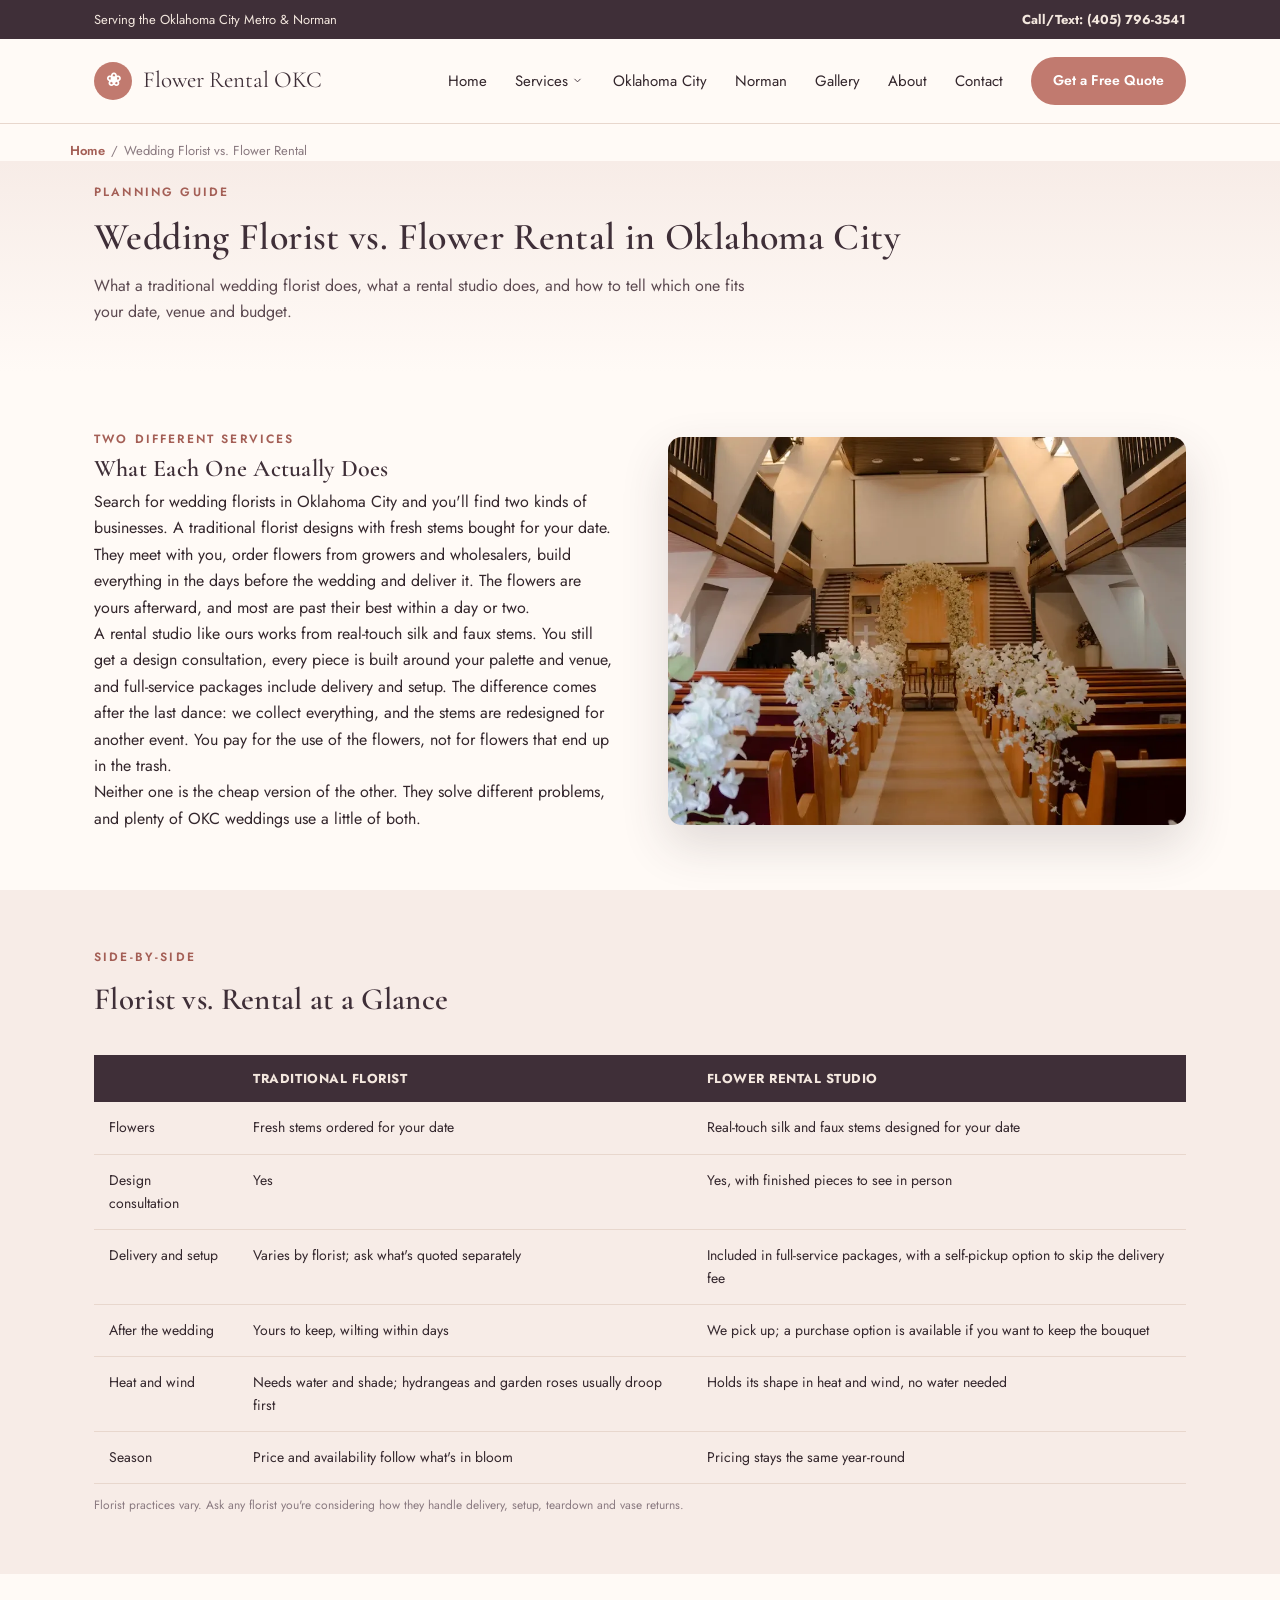
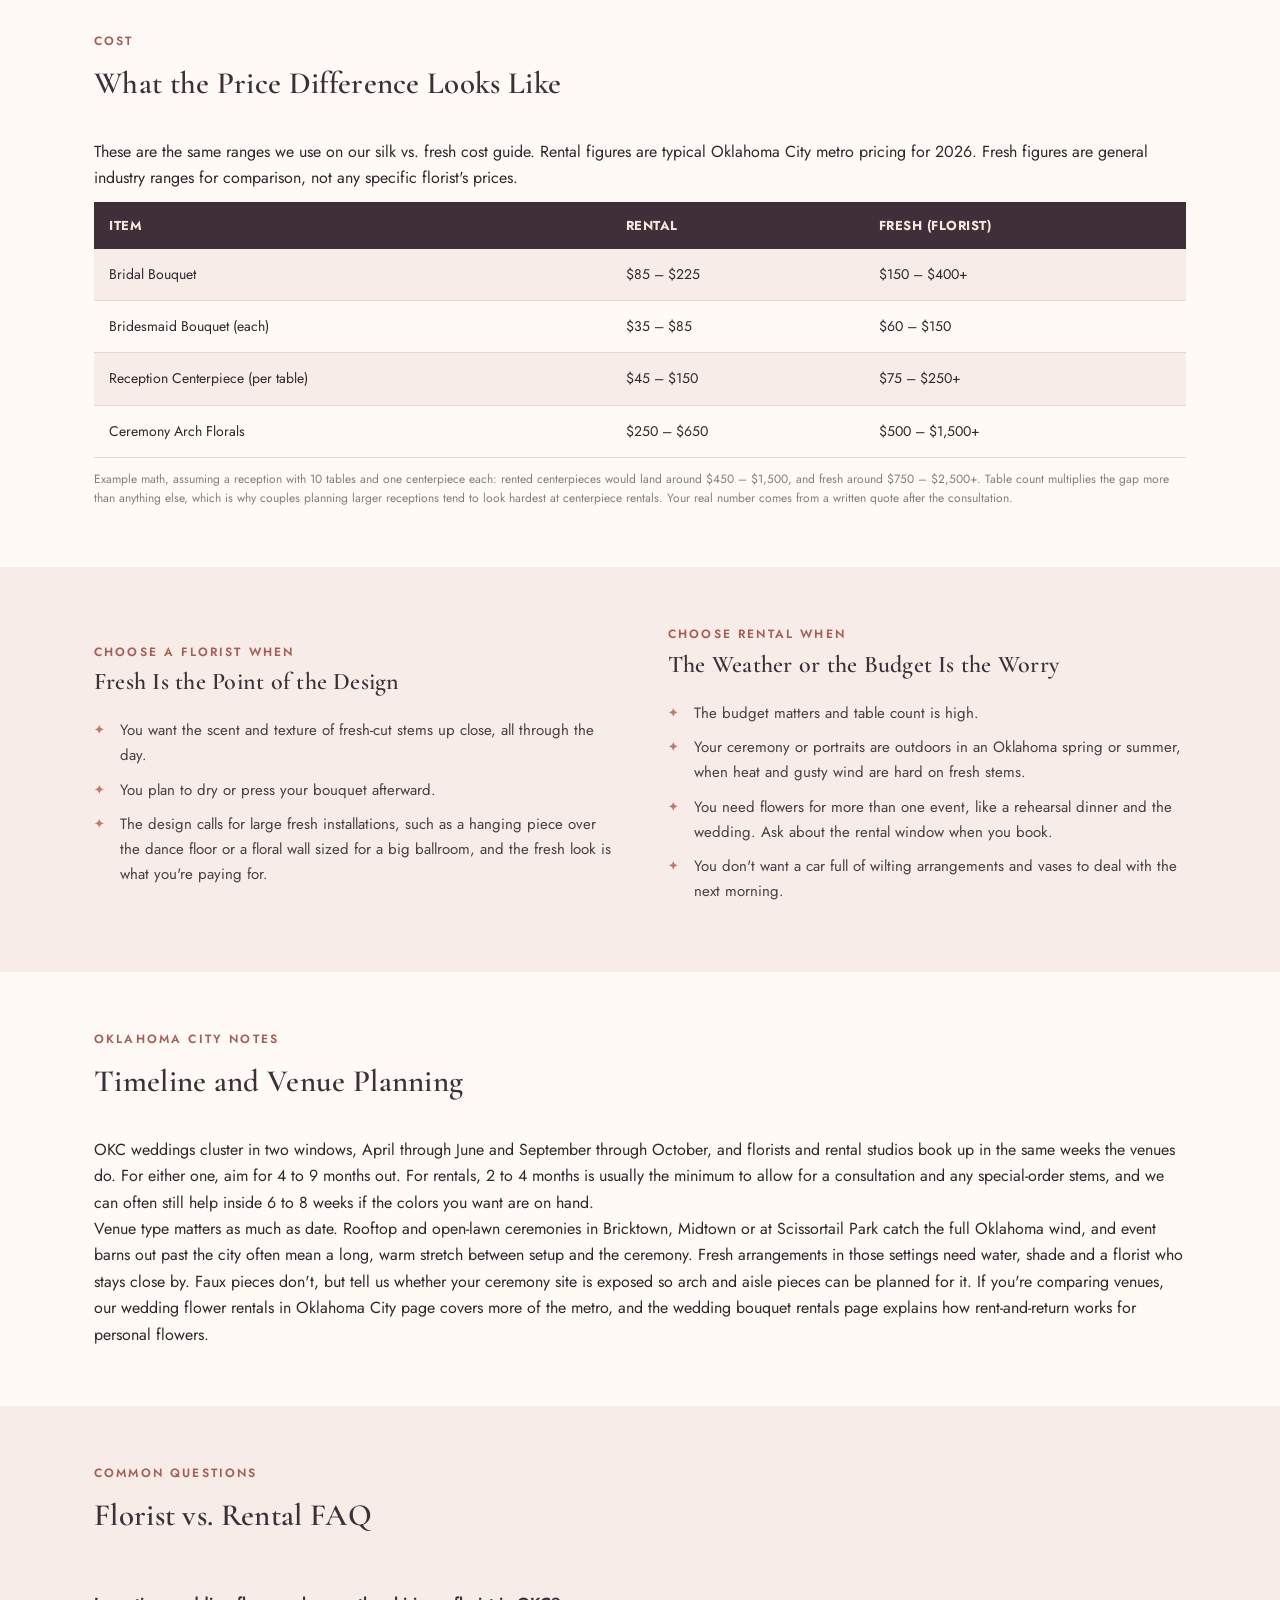
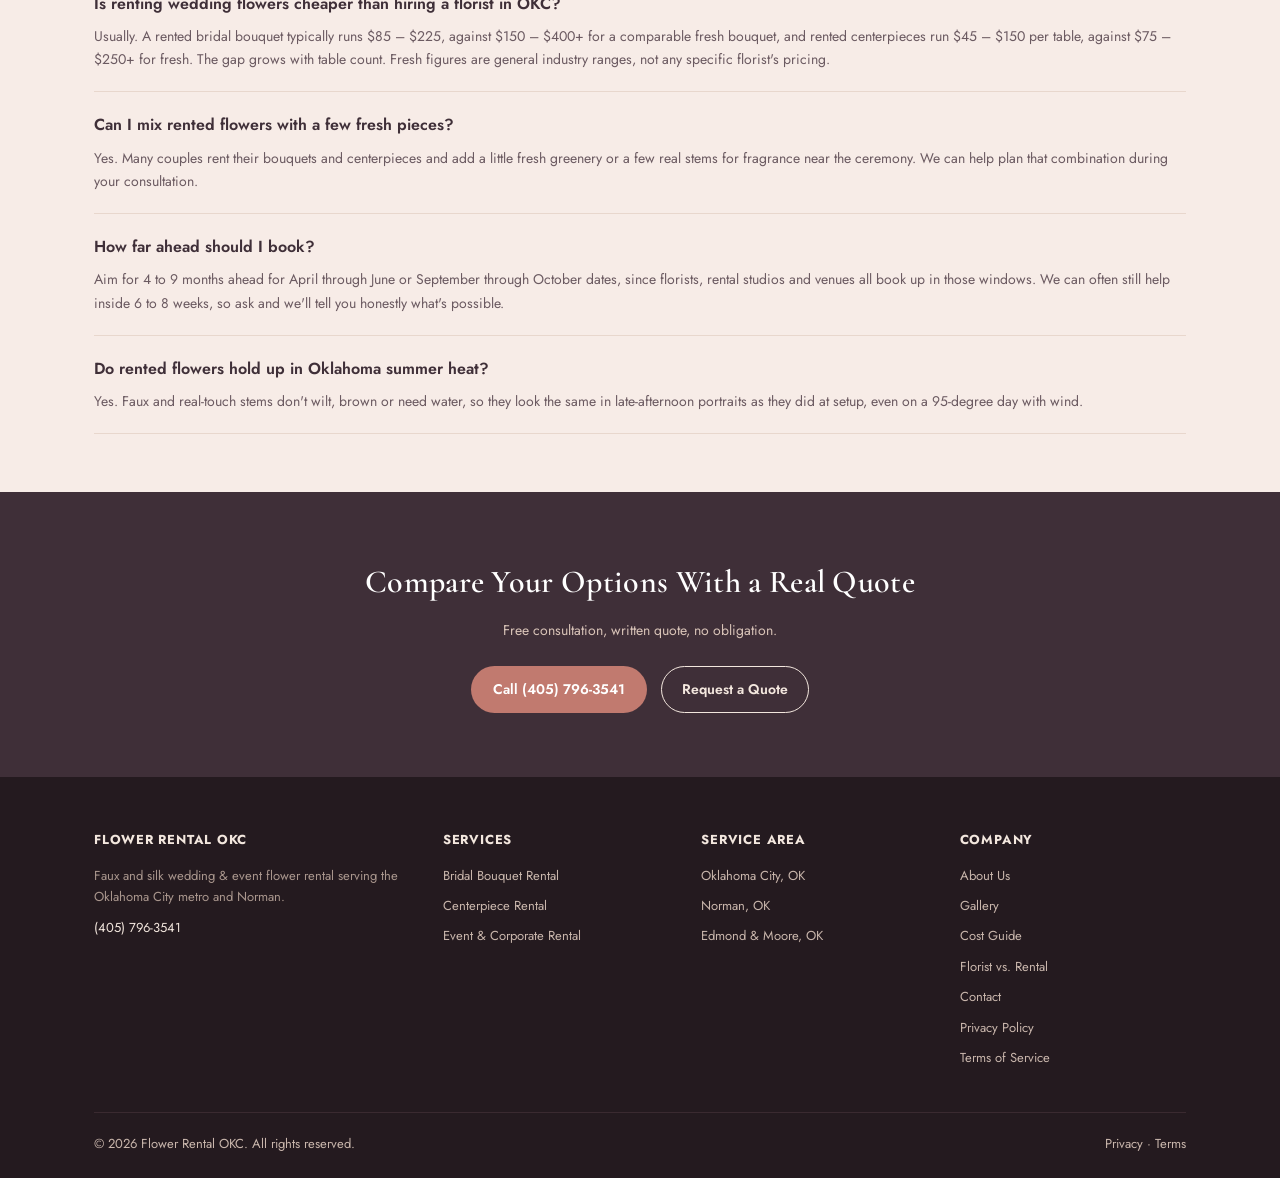
<file: wedding-florist-vs-flower-rental-oklahoma-city/index.html>
<!DOCTYPE html>
<html lang="en">
<head>
<meta charset="UTF-8">
<meta name="viewport" content="width=device-width, initial-scale=1.0">
<meta name="robots" content="index, follow">
<title>Wedding Florist vs. Flower Rental in Oklahoma City | Flower Rental OKC</title>
<meta name="description" content="Wedding florist or flower rental in Oklahoma City? What each includes, real cost ranges, OKC heat and wind, booking timelines and when to choose which.">
<link rel="canonical" href="https://www.flowerrentalokc.com/wedding-florist-vs-flower-rental-oklahoma-city/">
<link rel="stylesheet" href="/assets/style.css">
<link rel="icon" href="data:image/svg+xml,%3Csvg%20xmlns='http://www.w3.org/2000/svg'%20viewBox='0%200%20100%20100'%3E%3Crect%20width='100'%20height='100'%20rx='20'%20fill='%23c17a6f'/%3E%3Ctext%20x='50'%20y='68'%20font-size='46'%20font-family='Georgia,serif'%20fill='white'%20text-anchor='middle'%3E%E2%9D%80%3C/text%3E%3C/svg%3E">
<meta property="og:type" content="article">
<meta property="og:title" content="Wedding Florist vs. Flower Rental in Oklahoma City">
<meta property="og:description" content="Wedding florist or flower rental in Oklahoma City? What each includes, real cost ranges, OKC heat and wind, booking timelines and when to choose which.">
<meta property="og:url" content="https://www.flowerrentalokc.com/wedding-florist-vs-flower-rental-oklahoma-city/">
<meta property="og:image" content="https://www.flowerrentalokc.com/assets/images/white-floral-aisle-arch-ceremony.webp">
<meta name="twitter:card" content="summary_large_image">
<script type="application/ld+json">
{
  "@context": "https://schema.org",
  "@type": "FAQPage",
  "mainEntity": [
    {
      "@type": "Question",
      "name": "Is renting wedding flowers cheaper than hiring a florist in OKC?",
      "acceptedAnswer": {
        "@type": "Answer",
        "text": "Usually. A rented bridal bouquet typically runs $85-$225, against $150-$400+ for a comparable fresh bouquet, and rented centerpieces run $45-$150 per table, against $75-$250+ for fresh. The gap grows with table count. Fresh figures are general industry ranges, not any specific florist's pricing."
      }
    },
    {
      "@type": "Question",
      "name": "Can I mix rented flowers with a few fresh pieces?",
      "acceptedAnswer": {
        "@type": "Answer",
        "text": "Yes. Many couples rent their bouquets and centerpieces and add a little fresh greenery or a few real stems for fragrance near the ceremony. We can help plan that combination during your consultation."
      }
    },
    {
      "@type": "Question",
      "name": "How far ahead should I book?",
      "acceptedAnswer": {
        "@type": "Answer",
        "text": "Aim for 4 to 9 months ahead for April through June or September through October dates, since florists, rental studios and venues all book up in those windows. We can often still help inside 6 to 8 weeks, so ask and we'll tell you honestly what's possible."
      }
    },
    {
      "@type": "Question",
      "name": "Do rented flowers hold up in Oklahoma summer heat?",
      "acceptedAnswer": {
        "@type": "Answer",
        "text": "Yes. Faux and real-touch stems don't wilt, brown or need water, so they look the same in late-afternoon portraits as they did at setup, even on a 95-degree day with wind."
      }
    }
  ]
}
</script>
</head>
<body>

<div class="announce">
  <div class="wrap">
    <span>Serving the Oklahoma City Metro &amp; Norman</span>
    <a href="tel:+14057963541">Call/Text: (405) 796-3541</a>
  </div>
</div>

<header class="site">
  <nav class="wrap" aria-label="Primary">
    <a href="/" class="brand"><span class="mark" aria-hidden="true">❀</span> Flower Rental OKC</a>
    <button class="menu-toggle" type="button" aria-label="Toggle menu" aria-expanded="false" aria-controls="primary-links">
      <svg viewBox="0 0 24 24" fill="none" stroke="currentColor" stroke-width="1.8" stroke-linecap="round" aria-hidden="true"><path d="M3 6h18M3 12h18M3 18h18"></path></svg>
    </button>
    <div class="links" id="primary-links">
      <a href="/" class="lnk">Home</a>
      <div class="has-sub">
        <a href="/services/">Services</a>
        <button class="sub-toggle" type="button" aria-expanded="false" aria-controls="services-panel" aria-label="Toggle services menu">
          <svg class="arrow" viewBox="0 0 24 24" fill="none" stroke="currentColor" stroke-width="2" stroke-linecap="round" stroke-linejoin="round" aria-hidden="true"><polyline points="6 9 12 15 18 9"></polyline></svg>
        </button>
        <div class="panel" id="services-panel">
          <a href="/services/bridal-bouquet-rental/">Bridal Bouquet Rental</a>
          <a href="/services/wedding-centerpiece-rental/">Wedding Centerpiece Rental</a>
          <a href="/services/event-flower-rental/">Event &amp; Corporate Flower Rental</a>
        </div>
      </div>
      <a href="/oklahoma-city-wedding-flower-rental/" class="lnk">Oklahoma City</a>
      <a href="/norman-wedding-flower-rental/" class="lnk">Norman</a>
      <a href="/gallery/" class="lnk">Gallery</a>
      <a href="/about/" class="lnk">About</a>
      <a href="/contact/" class="lnk">Contact</a>
      <a href="/contact/" class="pill-btn">Get a Free Quote</a>
    </div>
  </nav>
</header>

<div class="wrap crumb"><a href="/">Home</a><span class="div">/</span>Wedding Florist vs. Flower Rental</div>

<section class="page-hero">
  <div class="wrap">
    <div class="kicker">Planning Guide</div>
    <h1>Wedding Florist vs. Flower Rental in Oklahoma City</h1>
    <p class="sub">What a traditional wedding florist does, what a rental studio does, and how to tell which one fits your date, venue and budget.</p>
  </div>
</section>

<section>
  <div class="wrap split">
    <div>
      <div class="kicker">Two Different Services</div>
      <h2>What Each One Actually Does</h2>
      <p>Search for wedding florists in Oklahoma City and you'll find two kinds of businesses. A traditional florist designs with fresh stems bought for your date. They meet with you, order flowers from growers and wholesalers, build everything in the days before the wedding and deliver it. The flowers are yours afterward, and most are past their best within a day or two.</p>
      <p>A rental studio like ours works from real-touch silk and faux stems. You still get a design consultation, every piece is built around your palette and venue, and full-service packages include delivery and setup. The difference comes after the last dance: we collect everything, and the stems are redesigned for another event. You pay for the use of the flowers, not for flowers that end up in the trash.</p>
      <p>Neither one is the cheap version of the other. They solve different problems, and plenty of OKC weddings use a little of both.</p>
    </div>
    <div class="frame frame-4-3">
      <img src="/assets/images/white-floral-aisle-arch-ceremony.webp" alt="Church aisle lined with white faux floral pew arrangements leading to a floral arch" loading="lazy" width="900" height="1350">
    </div>
  </div>
</section>

<section class="tint">
  <div class="wrap">
    <div class="kicker">Side-by-Side</div>
    <div class="head-block"><h2>Florist vs. Rental at a Glance</h2></div>
    <table class="rate-card">
      <tr><th scope="col"></th><th scope="col">Traditional Florist</th><th scope="col">Flower Rental Studio</th></tr>
      <tr><td>Flowers</td><td>Fresh stems ordered for your date</td><td>Real-touch silk and faux stems designed for your date</td></tr>
      <tr><td>Design consultation</td><td>Yes</td><td>Yes, with finished pieces to see in person</td></tr>
      <tr><td>Delivery and setup</td><td>Varies by florist; ask what's quoted separately</td><td>Included in full-service packages, with a self-pickup option to skip the delivery fee</td></tr>
      <tr><td>After the wedding</td><td>Yours to keep, wilting within days</td><td>We pick up; a purchase option is available if you want to keep the bouquet</td></tr>
      <tr><td>Heat and wind</td><td>Needs water and shade; hydrangeas and garden roses usually droop first</td><td>Holds its shape in heat and wind, no water needed</td></tr>
      <tr><td>Season</td><td>Price and availability follow what's in bloom</td><td>Pricing stays the same year-round</td></tr>
    </table>
    <div class="rate-note">Florist practices vary. Ask any florist you're considering how they handle delivery, setup, teardown and vase returns.</div>
  </div>
</section>

<section>
  <div class="wrap">
    <div class="kicker">Cost</div>
    <div class="head-block"><h2>What the Price Difference Looks Like</h2></div>
    <p>These are the same ranges we use on our <a href="/silk-vs-fresh-wedding-flowers-cost/">silk vs. fresh cost guide</a>. Rental figures are typical Oklahoma City metro pricing for 2026. Fresh figures are general industry ranges for comparison, not any specific florist's prices.</p>
    <table class="rate-card">
      <tr><th scope="col">Item</th><th scope="col">Rental</th><th scope="col">Fresh (Florist)</th></tr>
      <tr><td>Bridal Bouquet</td><td>$85 – $225</td><td>$150 – $400+</td></tr>
      <tr><td>Bridesmaid Bouquet (each)</td><td>$35 – $85</td><td>$60 – $150</td></tr>
      <tr><td>Reception Centerpiece (per table)</td><td>$45 – $150</td><td>$75 – $250+</td></tr>
      <tr><td>Ceremony Arch Florals</td><td>$250 – $650</td><td>$500 – $1,500+</td></tr>
    </table>
    <div class="rate-note">Example math, assuming a reception with 10 tables and one centerpiece each: rented centerpieces would land around $450 – $1,500, and fresh around $750 – $2,500+. Table count multiplies the gap more than anything else, which is why couples planning larger receptions tend to look hardest at <a href="/services/wedding-centerpiece-rental/">centerpiece rentals</a>. Your real number comes from a written quote after the consultation.</div>
  </div>
</section>

<section class="tint">
  <div class="wrap split">
    <div>
      <div class="kicker">Choose a Florist When</div>
      <h2>Fresh Is the Point of the Design</h2>
      <ul>
        <li>You want the scent and texture of fresh-cut stems up close, all through the day.</li>
        <li>You plan to dry or press your bouquet afterward.</li>
        <li>The design calls for large fresh installations, such as a hanging piece over the dance floor or a floral wall sized for a big ballroom, and the fresh look is what you're paying for.</li>
      </ul>
    </div>
    <div>
      <div class="kicker">Choose Rental When</div>
      <h2>The Weather or the Budget Is the Worry</h2>
      <ul>
        <li>The budget matters and table count is high.</li>
        <li>Your ceremony or portraits are outdoors in an Oklahoma spring or summer, when heat and gusty wind are hard on fresh stems.</li>
        <li>You need flowers for more than one event, like a rehearsal dinner and the wedding. Ask about the rental window when you book.</li>
        <li>You don't want a car full of wilting arrangements and vases to deal with the next morning.</li>
      </ul>
    </div>
  </div>
</section>

<section>
  <div class="wrap">
    <div class="kicker">Oklahoma City Notes</div>
    <div class="head-block"><h2>Timeline and Venue Planning</h2></div>
    <p>OKC weddings cluster in two windows, April through June and September through October, and florists and rental studios book up in the same weeks the venues do. For either one, aim for 4 to 9 months out. For rentals, 2 to 4 months is usually the minimum to allow for a consultation and any special-order stems, and we can often still help inside 6 to 8 weeks if the colors you want are on hand.</p>
    <p>Venue type matters as much as date. Rooftop and open-lawn ceremonies in Bricktown, Midtown or at Scissortail Park catch the full Oklahoma wind, and event barns out past the city often mean a long, warm stretch between setup and the ceremony. Fresh arrangements in those settings need water, shade and a florist who stays close by. Faux pieces don't, but tell us whether your ceremony site is exposed so arch and aisle pieces can be planned for it. If you're comparing venues, our <a href="/oklahoma-city-wedding-flower-rental/">wedding flower rentals in Oklahoma City</a> page covers more of the metro, and the <a href="/services/bridal-bouquet-rental/">wedding bouquet rentals</a> page explains how rent-and-return works for personal flowers.</p>
  </div>
</section>

<section class="tint">
  <div class="wrap">
    <div class="kicker">Common Questions</div>
    <div class="head-block"><h2>Florist vs. Rental FAQ</h2></div>
    <div class="qa"><h4>Is renting wedding flowers cheaper than hiring a florist in OKC?</h4><p>Usually. A rented bridal bouquet typically runs $85 – $225, against $150 – $400+ for a comparable fresh bouquet, and rented centerpieces run $45 – $150 per table, against $75 – $250+ for fresh. The gap grows with table count. Fresh figures are general industry ranges, not any specific florist's pricing.</p></div>
    <div class="qa"><h4>Can I mix rented flowers with a few fresh pieces?</h4><p>Yes. Many couples rent their bouquets and centerpieces and add a little fresh greenery or a few real stems for fragrance near the ceremony. We can help plan that combination during your consultation.</p></div>
    <div class="qa"><h4>How far ahead should I book?</h4><p>Aim for 4 to 9 months ahead for April through June or September through October dates, since florists, rental studios and venues all book up in those windows. We can often still help inside 6 to 8 weeks, so ask and we'll tell you honestly what's possible.</p></div>
    <div class="qa"><h4>Do rented flowers hold up in Oklahoma summer heat?</h4><p>Yes. Faux and real-touch stems don't wilt, brown or need water, so they look the same in late-afternoon portraits as they did at setup, even on a 95-degree day with wind.</p></div>
  </div>
</section>

<section class="cta-band">
  <div class="wrap">
    <h2>Compare Your Options With a Real Quote</h2>
    <p>Free consultation, written quote, no obligation.</p>
    <div class="row">
      <a href="tel:+14057963541" class="pill-btn">Call (405) 796-3541</a>
      <a href="/contact/" class="pill-outline">Request a Quote</a>
    </div>
  </div>
</section>

<footer>
  <div class="wrap">
    <div class="foot-cols">
      <div>
        <h5>Flower Rental OKC</h5>
        <p style="color:#a9968d;">Faux and silk wedding &amp; event flower rental serving the Oklahoma City metro and Norman.</p>
        <p style="margin-top:10px;color:#f3e7de;">(405) 796-3541</p>
      </div>
      <div>
        <h5>Services</h5>
        <a href="/services/bridal-bouquet-rental/">Bridal Bouquet Rental</a>
        <a href="/services/wedding-centerpiece-rental/">Centerpiece Rental</a>
        <a href="/services/event-flower-rental/">Event &amp; Corporate Rental</a>
      </div>
      <div>
        <h5>Service Area</h5>
        <a href="/oklahoma-city-wedding-flower-rental/">Oklahoma City, OK</a>
        <a href="/norman-wedding-flower-rental/">Norman, OK</a>
        <a href="/#service-area">Edmond &amp; Moore, OK</a>
      </div>
      <div>
        <h5>Company</h5>
        <a href="/about/">About Us</a>
        <a href="/gallery/">Gallery</a>
        <a href="/silk-vs-fresh-wedding-flowers-cost/">Cost Guide</a>
        <a href="/wedding-florist-vs-flower-rental-oklahoma-city/">Florist vs. Rental</a>
        <a href="/contact/">Contact</a>
        <a href="/privacy-policy/">Privacy Policy</a>
        <a href="/terms/">Terms of Service</a>
      </div>
    </div>
    <div class="foot-base">
      <span>© 2026 Flower Rental OKC. All rights reserved.</span>
      <span>Privacy · Terms</span>
    </div>
  </div>
</footer>

<div class="sticky-cta"><a href="tel:+14057963541">Call or Text — Free Quote: (405) 796-3541</a></div>

<script src="/assets/site.js"></script>
</body>
</html>
</file>
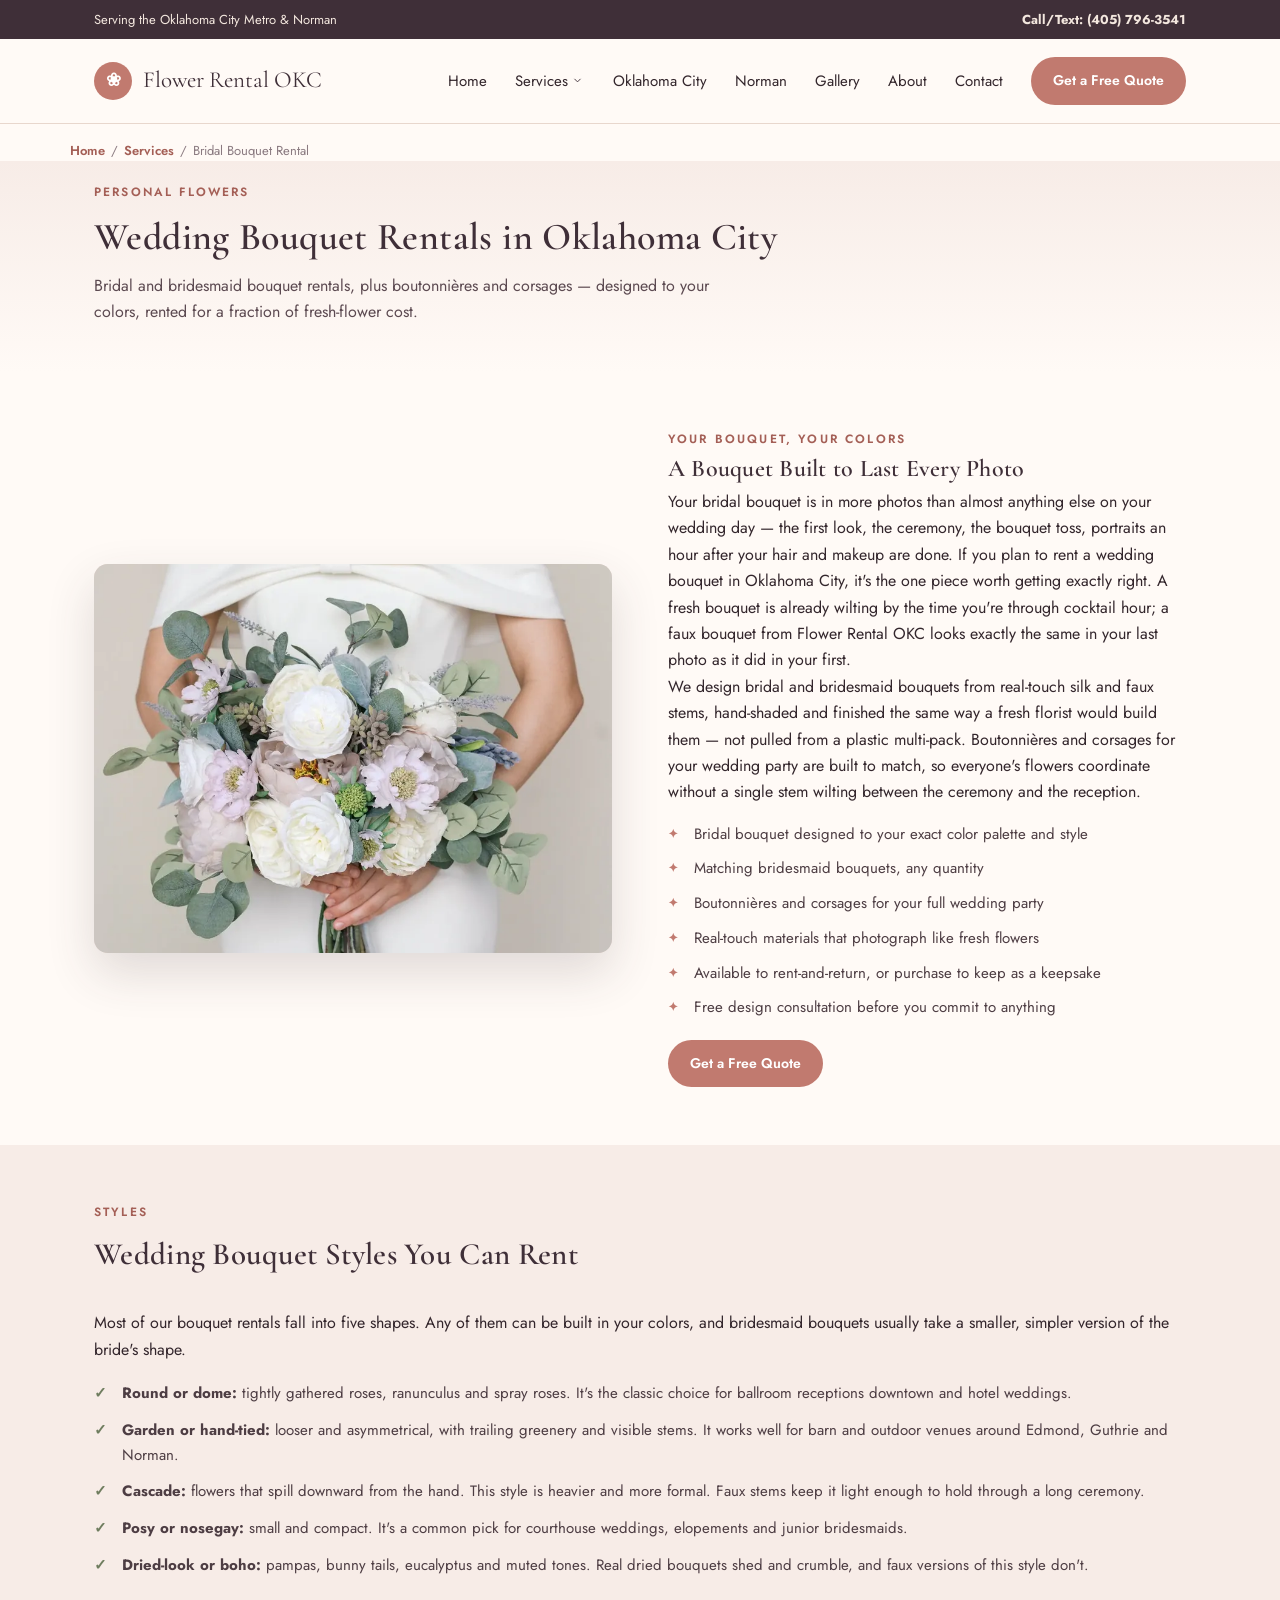
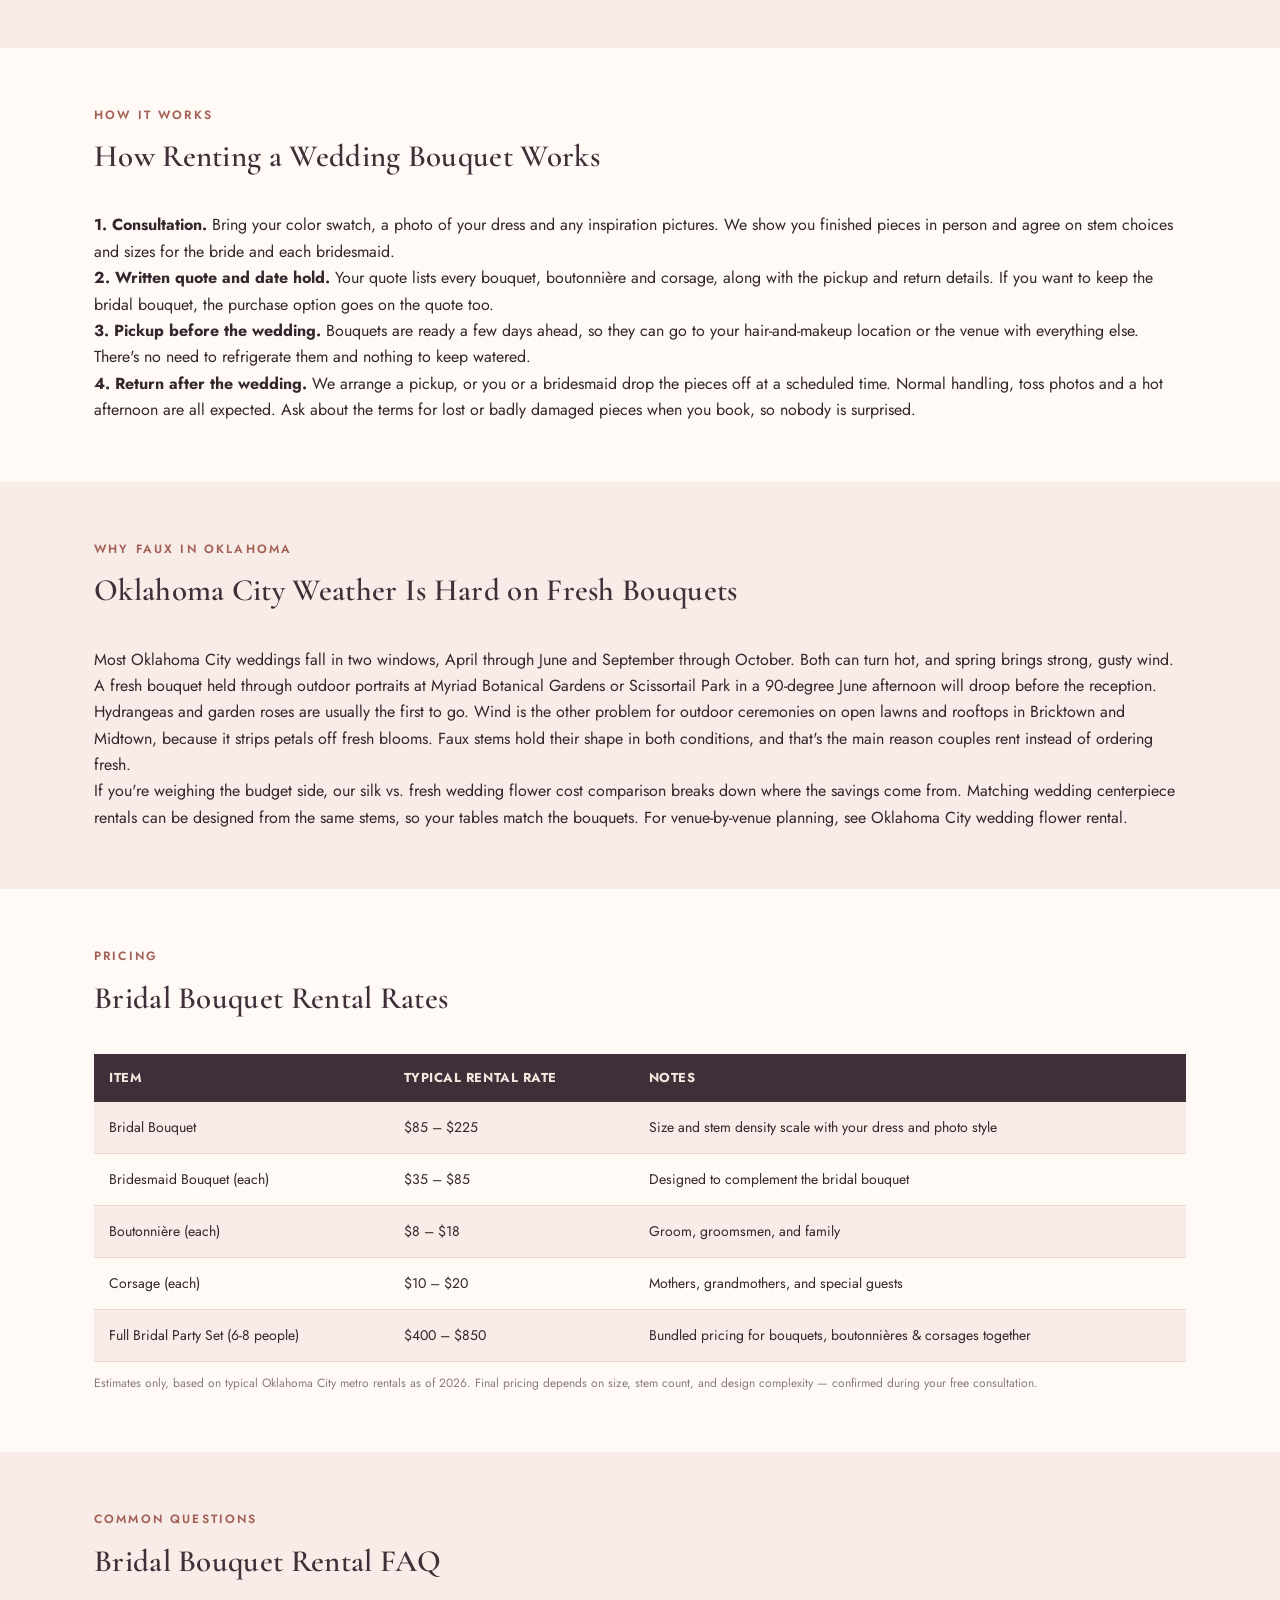
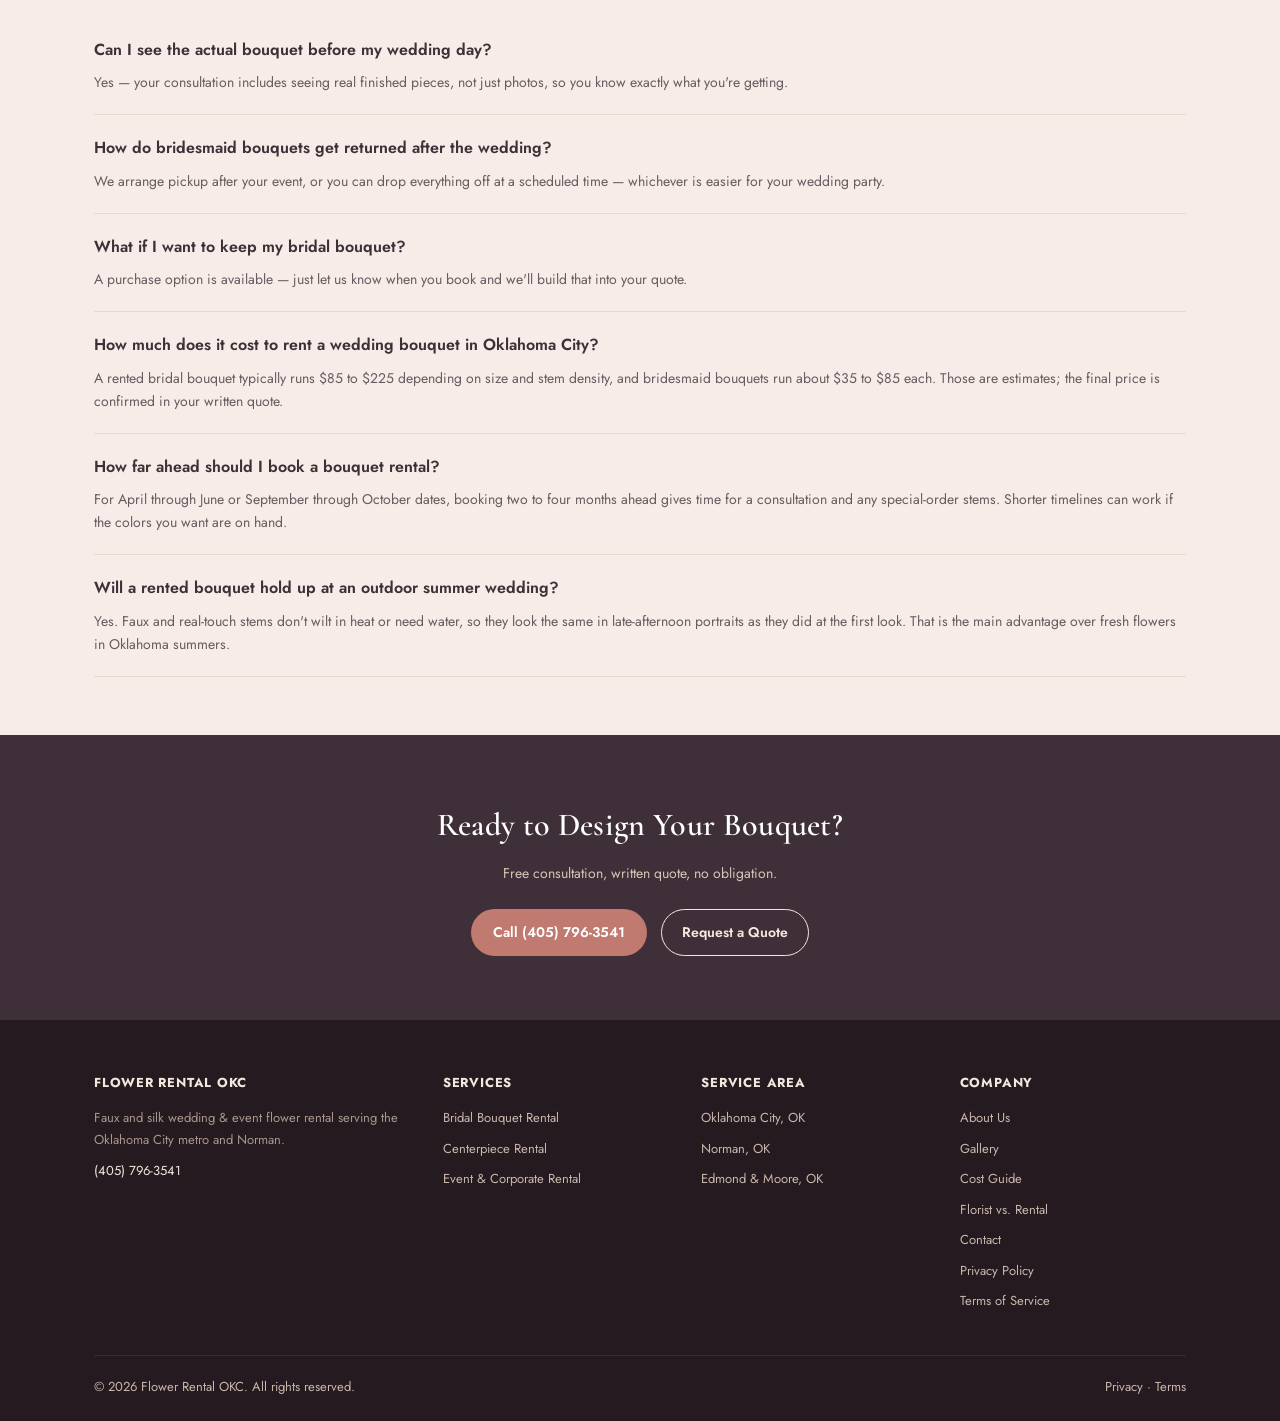
<file: services/bridal-bouquet-rental/index.html>
<!DOCTYPE html>
<html lang="en">
<head>
<meta charset="UTF-8">
<meta name="viewport" content="width=device-width, initial-scale=1.0">
<meta name="robots" content="index, follow">
<title>Wedding Bouquet Rentals in Oklahoma City | Bridal &amp; Bridesmaid Bouquets</title>
<meta name="description" content="Wedding bouquet rentals in Oklahoma City: faux bridal and bridesmaid bouquets in round, cascade, garden and boho styles, plus how rental and return work and typical prices.">
<link rel="canonical" href="https://www.flowerrentalokc.com/services/bridal-bouquet-rental/">
<link rel="stylesheet" href="/assets/style.css">
<link rel="icon" href="data:image/svg+xml,%3Csvg%20xmlns='http://www.w3.org/2000/svg'%20viewBox='0%200%20100%20100'%3E%3Crect%20width='100'%20height='100'%20rx='20'%20fill='%23c17a6f'/%3E%3Ctext%20x='50'%20y='68'%20font-size='46'%20font-family='Georgia,serif'%20fill='white'%20text-anchor='middle'%3E%E2%9D%80%3C/text%3E%3C/svg%3E">
<meta property="og:type" content="website">
<meta property="og:title" content="Wedding Bouquet Rentals in Oklahoma City | Bridal & Bridesmaid Bouquets">
<meta property="og:description" content="Wedding bouquet rentals in Oklahoma City: faux bridal and bridesmaid bouquets in round, cascade, garden and boho styles.">
<meta property="og:url" content="https://www.flowerrentalokc.com/services/bridal-bouquet-rental/">
<meta property="og:image" content="https://www.flowerrentalokc.com/assets/images/blush-ivory-garden-bridal-bouquet.webp">
<meta name="twitter:card" content="summary_large_image">
<script type="application/ld+json">
{
  "@context": "https://schema.org",
  "@type": "Service",
  "serviceType": "Bridal Bouquet Rental",
  "name": "Bridal Bouquet Rental",
  "provider": {"@type": "Florist", "name": "Flower Rental OKC", "telephone": "+1-405-796-3541"},
  "areaServed": [{"@type": "City", "name": "Oklahoma City, OK"}, {"@type": "City", "name": "Norman, OK"}],
  "url": "https://www.flowerrentalokc.com/services/bridal-bouquet-rental/",
  "description": "Faux and silk bridal bouquet rental, bridesmaid bouquets, boutonnières, and corsages, designed to your colors and rented for a fraction of fresh-flower cost."
}
</script>
<script type="application/ld+json">
{
  "@context": "https://schema.org",
  "@type": "FAQPage",
  "mainEntity": [
    {
      "@type": "Question",
      "name": "Can I see the actual bouquet before my wedding day?",
      "acceptedAnswer": {
        "@type": "Answer",
        "text": "Yes — your consultation includes seeing real finished pieces, not just photos, so you know exactly what you're getting."
      }
    },
    {
      "@type": "Question",
      "name": "How do bridesmaid bouquets get returned after the wedding?",
      "acceptedAnswer": {
        "@type": "Answer",
        "text": "We arrange pickup after your event, or you can drop everything off at a scheduled time — whichever is easier for your wedding party."
      }
    },
    {
      "@type": "Question",
      "name": "What if I want to keep my bridal bouquet?",
      "acceptedAnswer": {
        "@type": "Answer",
        "text": "A purchase option is available — just let us know when you book and we'll build that into your quote."
      }
    },
    {
      "@type": "Question",
      "name": "How much does it cost to rent a wedding bouquet in Oklahoma City?",
      "acceptedAnswer": {
        "@type": "Answer",
        "text": "A rented bridal bouquet typically runs $85 to $225 depending on size and stem density, and bridesmaid bouquets run about $35 to $85 each. Those are estimates; the final price is confirmed in your written quote."
      }
    },
    {
      "@type": "Question",
      "name": "How far ahead should I book a bouquet rental?",
      "acceptedAnswer": {
        "@type": "Answer",
        "text": "For April through June or September through October dates, booking two to four months ahead gives time for a consultation and any special-order stems. Shorter timelines can work if the colors you want are on hand."
      }
    },
    {
      "@type": "Question",
      "name": "Will a rented bouquet hold up at an outdoor summer wedding?",
      "acceptedAnswer": {
        "@type": "Answer",
        "text": "Yes. Faux and real-touch stems don't wilt in heat or need water, so they look the same in late-afternoon portraits as they did at the first look. That is the main advantage over fresh flowers in Oklahoma summers."
      }
    }
  ]
}
</script>
</head>
<body>

<div class="announce">
  <div class="wrap">
    <span>Serving the Oklahoma City Metro &amp; Norman</span>
    <a href="tel:+14057963541">Call/Text: (405) 796-3541</a>
  </div>
</div>

<header class="site">
  <nav class="wrap" aria-label="Primary">
    <a href="/" class="brand"><span class="mark" aria-hidden="true">❀</span> Flower Rental OKC</a>
    <button class="menu-toggle" type="button" aria-label="Toggle menu" aria-expanded="false" aria-controls="primary-links">
      <svg viewBox="0 0 24 24" fill="none" stroke="currentColor" stroke-width="1.8" stroke-linecap="round" aria-hidden="true"><path d="M3 6h18M3 12h18M3 18h18"></path></svg>
    </button>
    <div class="links" id="primary-links">
      <a href="/" class="lnk">Home</a>
      <div class="has-sub">
        <a href="/services/">Services</a>
        <button class="sub-toggle" type="button" aria-expanded="false" aria-controls="services-panel" aria-label="Toggle services menu">
          <svg class="arrow" viewBox="0 0 24 24" fill="none" stroke="currentColor" stroke-width="2" stroke-linecap="round" stroke-linejoin="round" aria-hidden="true"><polyline points="6 9 12 15 18 9"></polyline></svg>
        </button>
        <div class="panel" id="services-panel">
          <a href="/services/bridal-bouquet-rental/" aria-current="page">Bridal Bouquet Rental</a>
          <a href="/services/wedding-centerpiece-rental/">Wedding Centerpiece Rental</a>
          <a href="/services/event-flower-rental/">Event &amp; Corporate Flower Rental</a>
        </div>
      </div>
      <a href="/oklahoma-city-wedding-flower-rental/" class="lnk">Oklahoma City</a>
      <a href="/norman-wedding-flower-rental/" class="lnk">Norman</a>
      <a href="/gallery/" class="lnk">Gallery</a>
      <a href="/about/" class="lnk">About</a>
      <a href="/contact/" class="lnk">Contact</a>
      <a href="/contact/" class="pill-btn">Get a Free Quote</a>
    </div>
  </nav>
</header>

<div class="wrap crumb"><a href="/">Home</a><span class="div">/</span><a href="/services/">Services</a><span class="div">/</span>Bridal Bouquet Rental</div>

<section class="page-hero">
  <div class="wrap">
    <div class="kicker">Personal Flowers</div>
    <h1>Wedding Bouquet Rentals in Oklahoma City</h1>
    <p class="sub">Bridal and bridesmaid bouquet rentals, plus boutonnières and corsages — designed to your colors, rented for a fraction of fresh-flower cost.</p>
  </div>
</section>

<section>
  <div class="wrap split">
    <div class="frame frame-4-3">
      <img src="/assets/images/blush-ivory-garden-bridal-bouquet.webp" alt="Blush and ivory faux garden rose bridal bouquet with eucalyptus and lavender" loading="lazy" width="853" height="1280">
    </div>
    <div>
      <div class="kicker">Your Bouquet, Your Colors</div>
      <h2>A Bouquet Built to Last Every Photo</h2>
      <p>Your bridal bouquet is in more photos than almost anything else on your wedding day — the first look, the ceremony, the bouquet toss, portraits an hour after your hair and makeup are done. If you plan to rent a wedding bouquet in Oklahoma City, it's the one piece worth getting exactly right. A fresh bouquet is already wilting by the time you're through cocktail hour; a faux bouquet from Flower Rental OKC looks exactly the same in your last photo as it did in your first.</p>
      <p>We design bridal and bridesmaid bouquets from real-touch silk and faux stems, hand-shaded and finished the same way a fresh florist would build them — not pulled from a plastic multi-pack. Boutonnières and corsages for your wedding party are built to match, so everyone's flowers coordinate without a single stem wilting between the ceremony and the reception.</p>
      <ul class="tick-list">
        <li>Bridal bouquet designed to your exact color palette and style</li>
        <li>Matching bridesmaid bouquets, any quantity</li>
        <li>Boutonnières and corsages for your full wedding party</li>
        <li>Real-touch materials that photograph like fresh flowers</li>
        <li>Available to rent-and-return, or purchase to keep as a keepsake</li>
        <li>Free design consultation before you commit to anything</li>
      </ul>
      <div style="margin-top:20px;"><a href="/contact/" class="pill-btn">Get a Free Quote</a></div>
    </div>
  </div>
</section>

<section class="tint">
  <div class="wrap">
    <div class="kicker">Styles</div>
    <div class="head-block"><h2>Wedding Bouquet Styles You Can Rent</h2></div>
    <p>Most of our bouquet rentals fall into five shapes. Any of them can be built in your colors, and bridesmaid bouquets usually take a smaller, simpler version of the bride's shape.</p>
    <ul class="tick-list">
      <li><strong>Round or dome:</strong> tightly gathered roses, ranunculus and spray roses. It's the classic choice for ballroom receptions downtown and hotel weddings.</li>
      <li><strong>Garden or hand-tied:</strong> looser and asymmetrical, with trailing greenery and visible stems. It works well for barn and outdoor venues around Edmond, Guthrie and Norman.</li>
      <li><strong>Cascade:</strong> flowers that spill downward from the hand. This style is heavier and more formal. Faux stems keep it light enough to hold through a long ceremony.</li>
      <li><strong>Posy or nosegay:</strong> small and compact. It's a common pick for courthouse weddings, elopements and junior bridesmaids.</li>
      <li><strong>Dried-look or boho:</strong> pampas, bunny tails, eucalyptus and muted tones. Real dried bouquets shed and crumble, and faux versions of this style don't.</li>
    </ul>
  </div>
</section>

<section>
  <div class="wrap">
    <div class="kicker">How It Works</div>
    <div class="head-block"><h2>How Renting a Wedding Bouquet Works</h2></div>
    <p><strong>1. Consultation.</strong> Bring your color swatch, a photo of your dress and any inspiration pictures. We show you finished pieces in person and agree on stem choices and sizes for the bride and each bridesmaid.</p>
    <p><strong>2. Written quote and date hold.</strong> Your quote lists every bouquet, boutonnière and corsage, along with the pickup and return details. If you want to keep the bridal bouquet, the purchase option goes on the quote too.</p>
    <p><strong>3. Pickup before the wedding.</strong> Bouquets are ready a few days ahead, so they can go to your hair-and-makeup location or the venue with everything else. There's no need to refrigerate them and nothing to keep watered.</p>
    <p><strong>4. Return after the wedding.</strong> We arrange a pickup, or you or a bridesmaid drop the pieces off at a scheduled time. Normal handling, toss photos and a hot afternoon are all expected. Ask about the terms for lost or badly damaged pieces when you book, so nobody is surprised.</p>
  </div>
</section>

<section class="tint">
  <div class="wrap">
    <div class="kicker">Why Faux in Oklahoma</div>
    <div class="head-block"><h2>Oklahoma City Weather Is Hard on Fresh Bouquets</h2></div>
    <p>Most Oklahoma City weddings fall in two windows, April through June and September through October. Both can turn hot, and spring brings strong, gusty wind. A fresh bouquet held through outdoor portraits at Myriad Botanical Gardens or Scissortail Park in a 90-degree June afternoon will droop before the reception. Hydrangeas and garden roses are usually the first to go. Wind is the other problem for outdoor ceremonies on open lawns and rooftops in Bricktown and Midtown, because it strips petals off fresh blooms. Faux stems hold their shape in both conditions, and that's the main reason couples rent instead of ordering fresh.</p>
    <p>If you're weighing the budget side, our <a href="/silk-vs-fresh-wedding-flowers-cost/">silk vs. fresh wedding flower cost comparison</a> breaks down where the savings come from. Matching <a href="/services/wedding-centerpiece-rental/">wedding centerpiece rentals</a> can be designed from the same stems, so your tables match the bouquets. For venue-by-venue planning, see <a href="/oklahoma-city-wedding-flower-rental/">Oklahoma City wedding flower rental</a>.</p>
  </div>
</section>

<section>
  <div class="wrap">
    <div class="kicker">Pricing</div>
    <div class="head-block"><h2>Bridal Bouquet Rental Rates</h2></div>
    <table class="rate-card">
      <tr><th scope="col">Item</th><th scope="col">Typical Rental Rate</th><th scope="col">Notes</th></tr>
      <tr><td>Bridal Bouquet</td><td>$85 – $225</td><td>Size and stem density scale with your dress and photo style</td></tr>
      <tr><td>Bridesmaid Bouquet (each)</td><td>$35 – $85</td><td>Designed to complement the bridal bouquet</td></tr>
      <tr><td>Boutonnière (each)</td><td>$8 – $18</td><td>Groom, groomsmen, and family</td></tr>
      <tr><td>Corsage (each)</td><td>$10 – $20</td><td>Mothers, grandmothers, and special guests</td></tr>
      <tr><td>Full Bridal Party Set (6-8 people)</td><td>$400 – $850</td><td>Bundled pricing for bouquets, boutonnières &amp; corsages together</td></tr>
    </table>
    <div class="rate-note">Estimates only, based on typical Oklahoma City metro rentals as of 2026. Final pricing depends on size, stem count, and design complexity — confirmed during your free consultation.</div>
  </div>
</section>

<section class="tint">
  <div class="wrap">
    <div class="kicker">Common Questions</div>
    <div class="head-block"><h2>Bridal Bouquet Rental FAQ</h2></div>
    <div class="qa"><h4>Can I see the actual bouquet before my wedding day?</h4><p>Yes — your consultation includes seeing real finished pieces, not just photos, so you know exactly what you're getting.</p></div>
    <div class="qa"><h4>How do bridesmaid bouquets get returned after the wedding?</h4><p>We arrange pickup after your event, or you can drop everything off at a scheduled time — whichever is easier for your wedding party.</p></div>
    <div class="qa"><h4>What if I want to keep my bridal bouquet?</h4><p>A purchase option is available — just let us know when you book and we'll build that into your quote.</p></div>
    <div class="qa"><h4>How much does it cost to rent a wedding bouquet in Oklahoma City?</h4><p>A rented bridal bouquet typically runs $85 to $225 depending on size and stem density, and bridesmaid bouquets run about $35 to $85 each. Those are estimates; the final price is confirmed in your written quote.</p></div>
    <div class="qa"><h4>How far ahead should I book a bouquet rental?</h4><p>For April through June or September through October dates, booking two to four months ahead gives time for a consultation and any special-order stems. Shorter timelines can work if the colors you want are on hand.</p></div>
    <div class="qa"><h4>Will a rented bouquet hold up at an outdoor summer wedding?</h4><p>Yes. Faux and real-touch stems don't wilt in heat or need water, so they look the same in late-afternoon portraits as they did at the first look. That is the main advantage over fresh flowers in Oklahoma summers.</p></div>
  </div>
</section>

<section class="cta-band">
  <div class="wrap">
    <h2>Ready to Design Your Bouquet?</h2>
    <p>Free consultation, written quote, no obligation.</p>
    <div class="row">
      <a href="tel:+14057963541" class="pill-btn">Call (405) 796-3541</a>
      <a href="/contact/" class="pill-outline">Request a Quote</a>
    </div>
  </div>
</section>

<footer>
  <div class="wrap">
    <div class="foot-cols">
      <div>
        <h5>Flower Rental OKC</h5>
        <p style="color:#a9968d;">Faux and silk wedding &amp; event flower rental serving the Oklahoma City metro and Norman.</p>
        <p style="margin-top:10px;color:#f3e7de;">(405) 796-3541</p>
      </div>
      <div>
        <h5>Services</h5>
        <a href="/services/bridal-bouquet-rental/">Bridal Bouquet Rental</a>
        <a href="/services/wedding-centerpiece-rental/">Centerpiece Rental</a>
        <a href="/services/event-flower-rental/">Event &amp; Corporate Rental</a>
      </div>
      <div>
        <h5>Service Area</h5>
        <a href="/oklahoma-city-wedding-flower-rental/">Oklahoma City, OK</a>
        <a href="/norman-wedding-flower-rental/">Norman, OK</a>
        <a href="/#service-area">Edmond &amp; Moore, OK</a>
      </div>
      <div>
        <h5>Company</h5>
        <a href="/about/">About Us</a>
        <a href="/gallery/">Gallery</a>
        <a href="/silk-vs-fresh-wedding-flowers-cost/">Cost Guide</a>
        <a href="/wedding-florist-vs-flower-rental-oklahoma-city/">Florist vs. Rental</a>
        <a href="/contact/">Contact</a>
        <a href="/privacy-policy/">Privacy Policy</a>
        <a href="/terms/">Terms of Service</a>
      </div>
    </div>
    <div class="foot-base">
      <span>© 2026 Flower Rental OKC. All rights reserved.</span>
      <span>Privacy · Terms</span>
    </div>
  </div>
</footer>

<div class="sticky-cta"><a href="tel:+14057963541">Call or Text — Free Quote: (405) 796-3541</a></div>

<script src="/assets/site.js"></script>
</body>
</html>
</file>
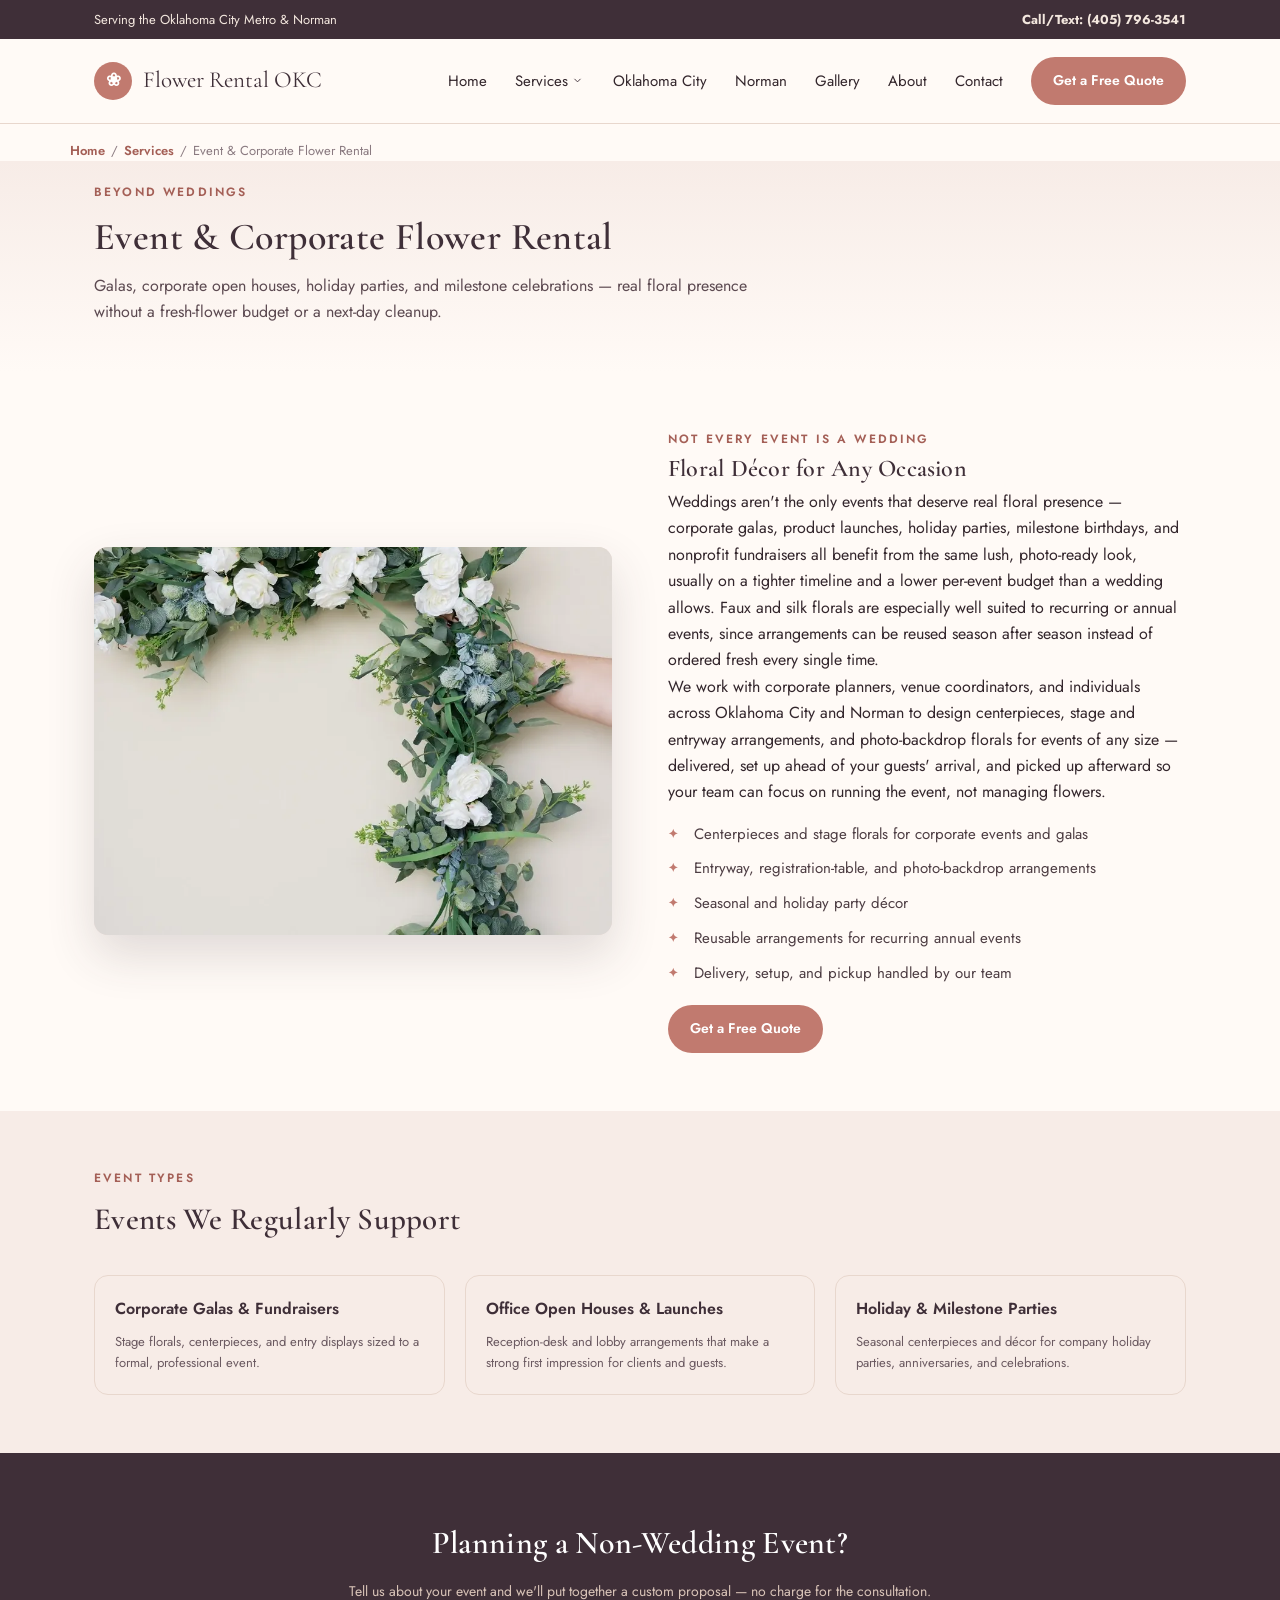
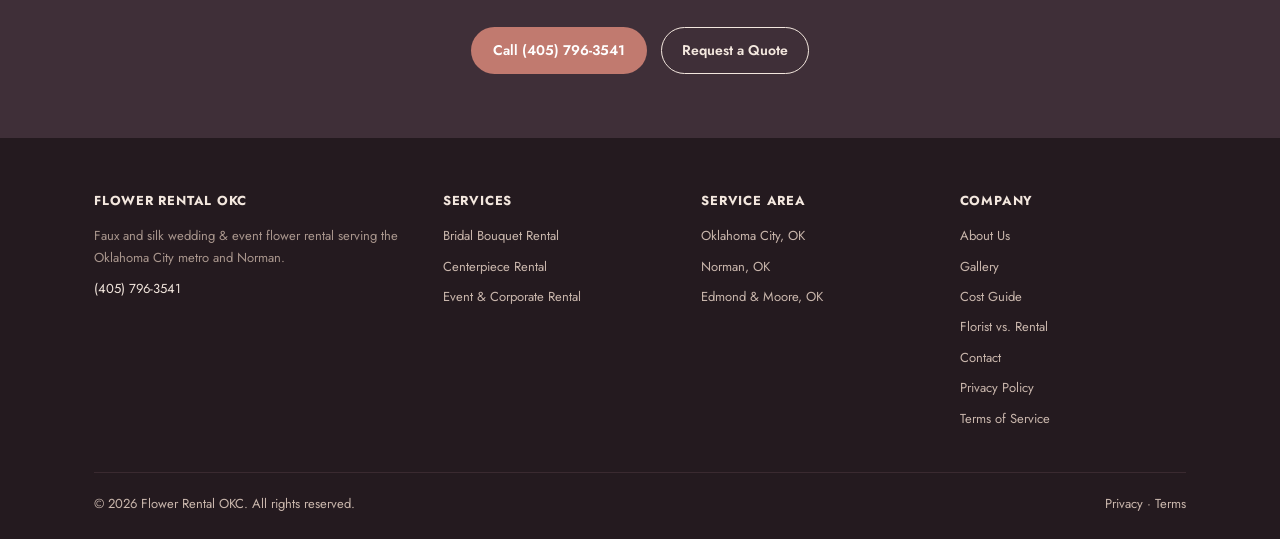
<file: services/event-flower-rental/index.html>
<!DOCTYPE html>
<html lang="en">
<head>
<meta charset="UTF-8">
<meta name="viewport" content="width=device-width, initial-scale=1.0">
<meta name="robots" content="index, follow">
<title>Event &amp; Corporate Flower Rental | Oklahoma City &amp; Norman | Flower Rental OKC</title>
<meta name="description" content="Faux flower rental for corporate events, galas, and parties in the Oklahoma City metro. Low-maintenance floral décor that lasts the whole event.">
<link rel="canonical" href="https://www.flowerrentalokc.com/services/event-flower-rental/">
<link rel="stylesheet" href="/assets/style.css">
<link rel="icon" href="data:image/svg+xml,%3Csvg%20xmlns='http://www.w3.org/2000/svg'%20viewBox='0%200%20100%20100'%3E%3Crect%20width='100'%20height='100'%20rx='20'%20fill='%23c17a6f'/%3E%3Ctext%20x='50'%20y='68'%20font-size='46'%20font-family='Georgia,serif'%20fill='white'%20text-anchor='middle'%3E%E2%9D%80%3C/text%3E%3C/svg%3E">
<meta property="og:type" content="website">
<meta property="og:title" content="Event & Corporate Flower Rental | Oklahoma City & Norman">
<meta property="og:description" content="Faux flower rental for corporate events, galas, and parties in the Oklahoma City metro.">
<meta property="og:url" content="https://www.flowerrentalokc.com/services/event-flower-rental/">
<meta property="og:image" content="https://www.flowerrentalokc.com/assets/images/white-rose-eucalyptus-garland.webp">
<meta name="twitter:card" content="summary_large_image">
<script type="application/ld+json">
{
  "@context": "https://schema.org",
  "@type": "Service",
  "serviceType": "Event Flower Rental",
  "name": "Event & Corporate Flower Rental",
  "provider": {"@type": "Florist", "name": "Flower Rental OKC", "telephone": "+1-405-796-3541"},
  "areaServed": [{"@type": "City", "name": "Oklahoma City, OK"}, {"@type": "City", "name": "Norman, OK"}],
  "url": "https://www.flowerrentalokc.com/services/event-flower-rental/",
  "description": "Faux flower rental for corporate events, galas, holiday parties, and non-wedding occasions, delivered and set up across the Oklahoma City metro."
}
</script>
</head>
<body>

<div class="announce">
  <div class="wrap">
    <span>Serving the Oklahoma City Metro &amp; Norman</span>
    <a href="tel:+14057963541">Call/Text: (405) 796-3541</a>
  </div>
</div>

<header class="site">
  <nav class="wrap" aria-label="Primary">
    <a href="/" class="brand"><span class="mark" aria-hidden="true">❀</span> Flower Rental OKC</a>
    <button class="menu-toggle" type="button" aria-label="Toggle menu" aria-expanded="false" aria-controls="primary-links">
      <svg viewBox="0 0 24 24" fill="none" stroke="currentColor" stroke-width="1.8" stroke-linecap="round" aria-hidden="true"><path d="M3 6h18M3 12h18M3 18h18"></path></svg>
    </button>
    <div class="links" id="primary-links">
      <a href="/" class="lnk">Home</a>
      <div class="has-sub">
        <a href="/services/">Services</a>
        <button class="sub-toggle" type="button" aria-expanded="false" aria-controls="services-panel" aria-label="Toggle services menu">
          <svg class="arrow" viewBox="0 0 24 24" fill="none" stroke="currentColor" stroke-width="2" stroke-linecap="round" stroke-linejoin="round" aria-hidden="true"><polyline points="6 9 12 15 18 9"></polyline></svg>
        </button>
        <div class="panel" id="services-panel">
          <a href="/services/bridal-bouquet-rental/">Bridal Bouquet Rental</a>
          <a href="/services/wedding-centerpiece-rental/">Wedding Centerpiece Rental</a>
          <a href="/services/event-flower-rental/" aria-current="page">Event &amp; Corporate Flower Rental</a>
        </div>
      </div>
      <a href="/oklahoma-city-wedding-flower-rental/" class="lnk">Oklahoma City</a>
      <a href="/norman-wedding-flower-rental/" class="lnk">Norman</a>
      <a href="/gallery/" class="lnk">Gallery</a>
      <a href="/about/" class="lnk">About</a>
      <a href="/contact/" class="lnk">Contact</a>
      <a href="/contact/" class="pill-btn">Get a Free Quote</a>
    </div>
  </nav>
</header>

<div class="wrap crumb"><a href="/">Home</a><span class="div">/</span><a href="/services/">Services</a><span class="div">/</span>Event &amp; Corporate Flower Rental</div>

<section class="page-hero">
  <div class="wrap">
    <div class="kicker">Beyond Weddings</div>
    <h1>Event &amp; Corporate Flower Rental</h1>
    <p class="sub">Galas, corporate open houses, holiday parties, and milestone celebrations — real floral presence without a fresh-flower budget or a next-day cleanup.</p>
  </div>
</section>

<section>
  <div class="wrap split">
    <div class="frame frame-4-3">
      <img src="/assets/images/white-rose-eucalyptus-garland.webp" alt="White faux rose and eucalyptus garland" loading="lazy" width="853" height="1280">
    </div>
    <div>
      <div class="kicker">Not Every Event Is a Wedding</div>
      <h2>Floral Décor for Any Occasion</h2>
      <p>Weddings aren't the only events that deserve real floral presence — corporate galas, product launches, holiday parties, milestone birthdays, and nonprofit fundraisers all benefit from the same lush, photo-ready look, usually on a tighter timeline and a lower per-event budget than a wedding allows. Faux and silk florals are especially well suited to recurring or annual events, since arrangements can be reused season after season instead of ordered fresh every single time.</p>
      <p>We work with corporate planners, venue coordinators, and individuals across Oklahoma City and Norman to design centerpieces, stage and entryway arrangements, and photo-backdrop florals for events of any size — delivered, set up ahead of your guests' arrival, and picked up afterward so your team can focus on running the event, not managing flowers.</p>
      <ul class="tick-list">
        <li>Centerpieces and stage florals for corporate events and galas</li>
        <li>Entryway, registration-table, and photo-backdrop arrangements</li>
        <li>Seasonal and holiday party décor</li>
        <li>Reusable arrangements for recurring annual events</li>
        <li>Delivery, setup, and pickup handled by our team</li>
      </ul>
      <div style="margin-top:20px;"><a href="/contact/" class="pill-btn">Get a Free Quote</a></div>
    </div>
  </div>
</section>

<section class="tint">
  <div class="wrap">
    <div class="kicker">Event Types</div>
    <div class="head-block"><h2>Events We Regularly Support</h2></div>
    <div class="detail-grid">
      <div class="detail-card">
        <h4>Corporate Galas &amp; Fundraisers</h4>
        <p>Stage florals, centerpieces, and entry displays sized to a formal, professional event.</p>
      </div>
      <div class="detail-card">
        <h4>Office Open Houses &amp; Launches</h4>
        <p>Reception-desk and lobby arrangements that make a strong first impression for clients and guests.</p>
      </div>
      <div class="detail-card">
        <h4>Holiday &amp; Milestone Parties</h4>
        <p>Seasonal centerpieces and décor for company holiday parties, anniversaries, and celebrations.</p>
      </div>
    </div>
  </div>
</section>

<section class="cta-band">
  <div class="wrap">
    <h2>Planning a Non-Wedding Event?</h2>
    <p>Tell us about your event and we'll put together a custom proposal — no charge for the consultation.</p>
    <div class="row">
      <a href="tel:+14057963541" class="pill-btn">Call (405) 796-3541</a>
      <a href="/contact/" class="pill-outline">Request a Quote</a>
    </div>
  </div>
</section>

<footer>
  <div class="wrap">
    <div class="foot-cols">
      <div>
        <h5>Flower Rental OKC</h5>
        <p style="color:#a9968d;">Faux and silk wedding &amp; event flower rental serving the Oklahoma City metro and Norman.</p>
        <p style="margin-top:10px;color:#f3e7de;">(405) 796-3541</p>
      </div>
      <div>
        <h5>Services</h5>
        <a href="/services/bridal-bouquet-rental/">Bridal Bouquet Rental</a>
        <a href="/services/wedding-centerpiece-rental/">Centerpiece Rental</a>
        <a href="/services/event-flower-rental/">Event &amp; Corporate Rental</a>
      </div>
      <div>
        <h5>Service Area</h5>
        <a href="/oklahoma-city-wedding-flower-rental/">Oklahoma City, OK</a>
        <a href="/norman-wedding-flower-rental/">Norman, OK</a>
        <a href="/#service-area">Edmond &amp; Moore, OK</a>
      </div>
      <div>
        <h5>Company</h5>
        <a href="/about/">About Us</a>
        <a href="/gallery/">Gallery</a>
        <a href="/silk-vs-fresh-wedding-flowers-cost/">Cost Guide</a>
        <a href="/wedding-florist-vs-flower-rental-oklahoma-city/">Florist vs. Rental</a>
        <a href="/contact/">Contact</a>
        <a href="/privacy-policy/">Privacy Policy</a>
        <a href="/terms/">Terms of Service</a>
      </div>
    </div>
    <div class="foot-base">
      <span>© 2026 Flower Rental OKC. All rights reserved.</span>
      <span>Privacy · Terms</span>
    </div>
  </div>
</footer>

<div class="sticky-cta"><a href="tel:+14057963541">Call or Text — Free Quote: (405) 796-3541</a></div>

<script src="/assets/site.js"></script>
</body>
</html>
</file>
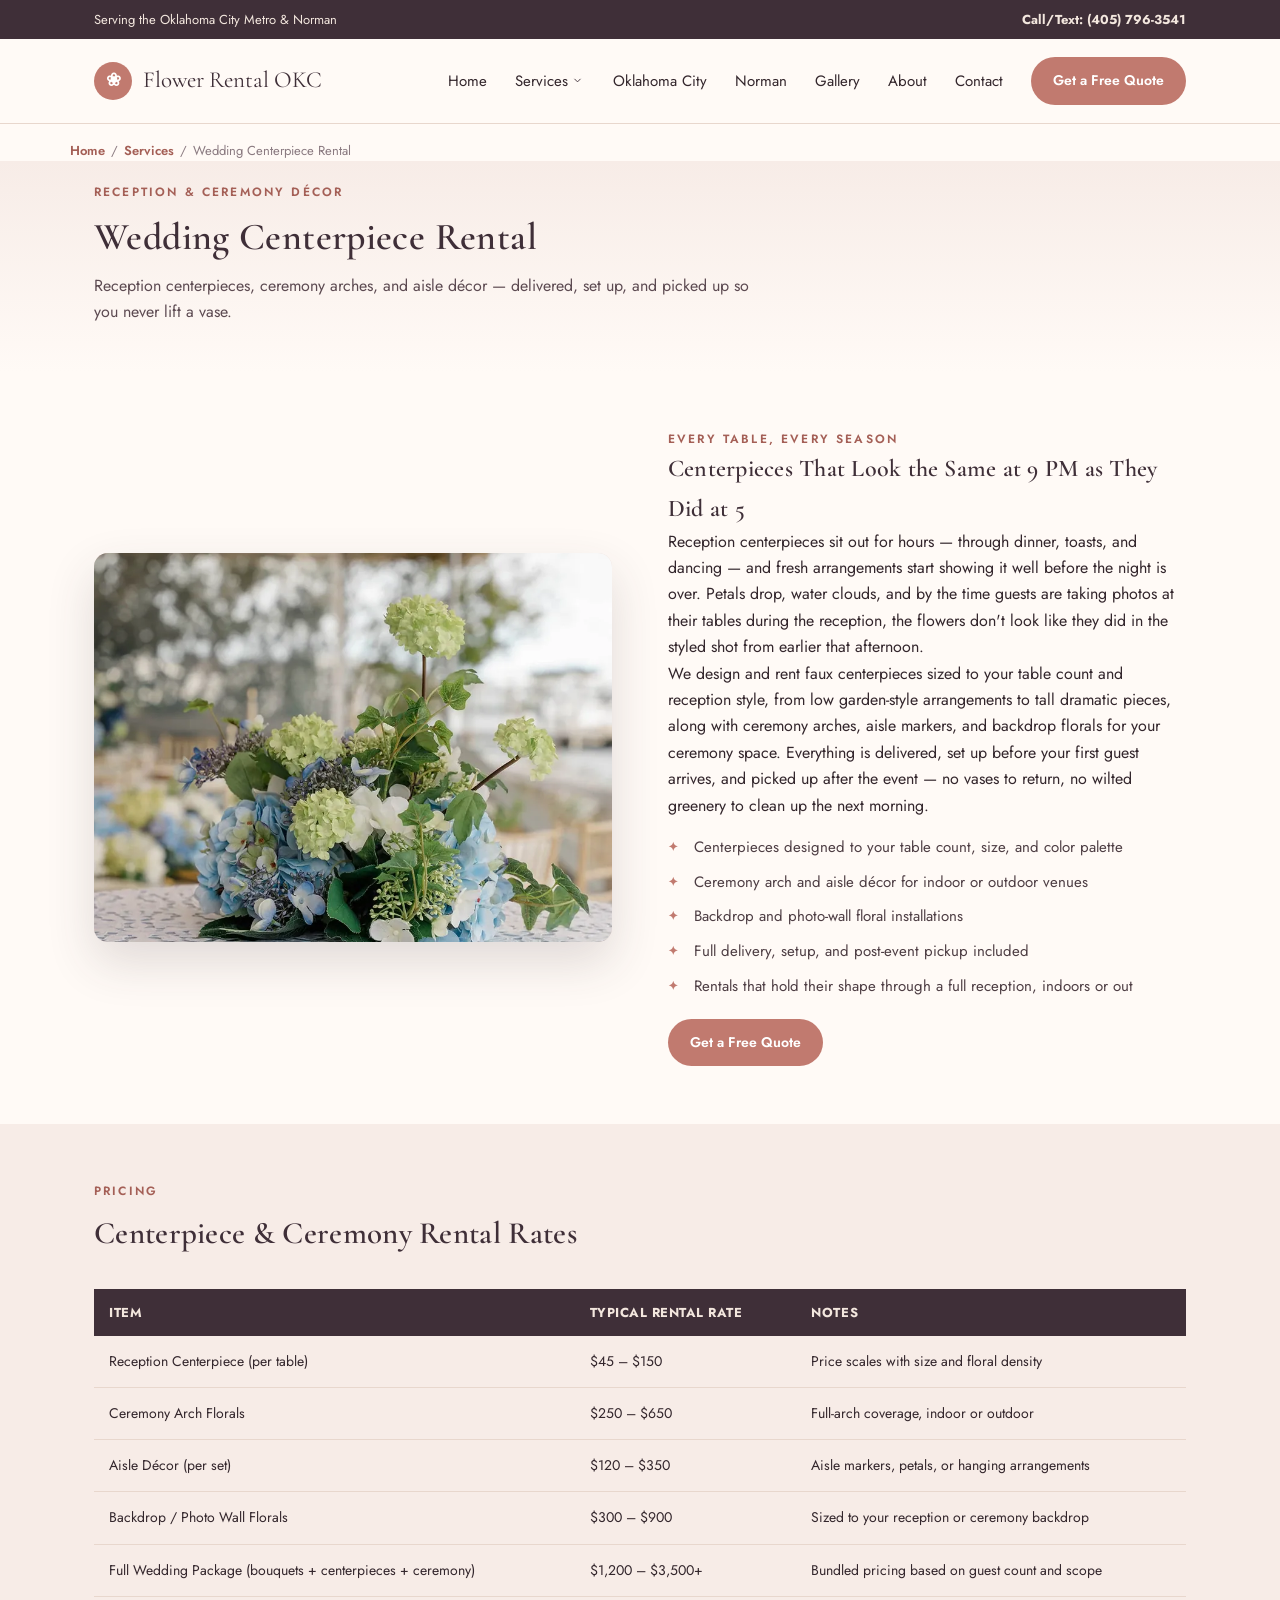
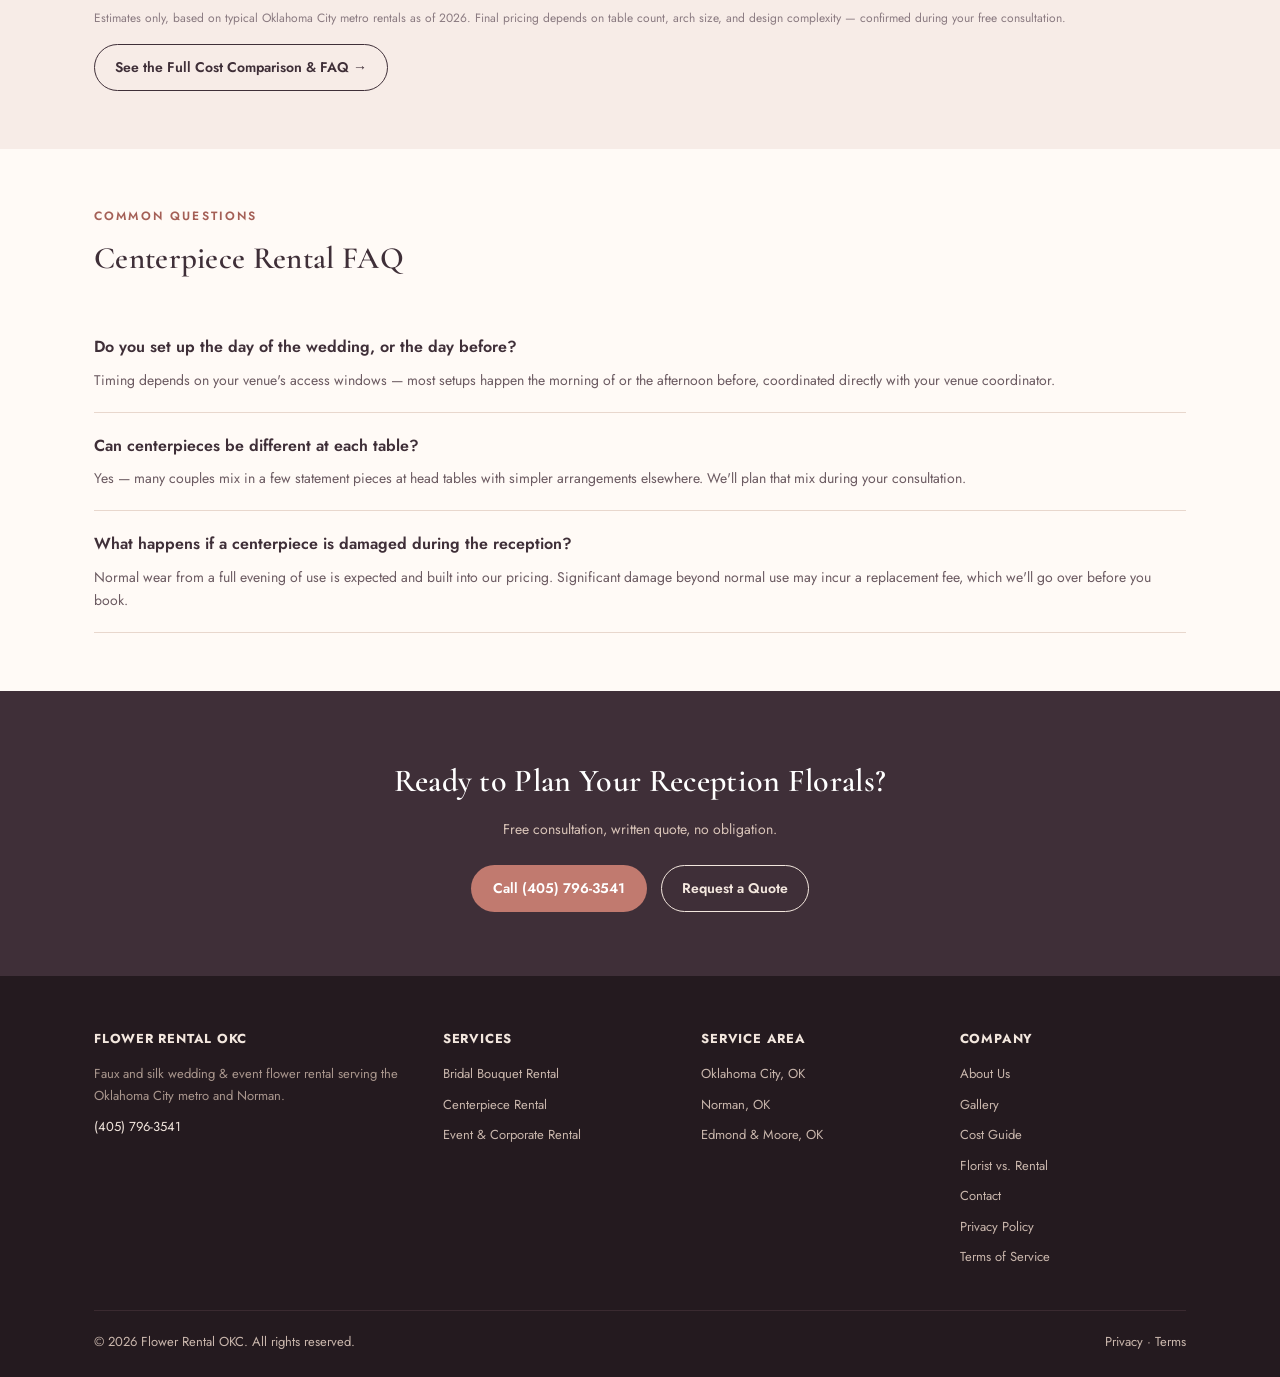
<file: services/wedding-centerpiece-rental/index.html>
<!DOCTYPE html>
<html lang="en">
<head>
<meta charset="UTF-8">
<meta name="viewport" content="width=device-width, initial-scale=1.0">
<meta name="robots" content="index, follow">
<title>Wedding Centerpiece Rental | Oklahoma City &amp; Norman | Flower Rental OKC</title>
<meta name="description" content="Rent faux wedding centerpieces, ceremony arches, and aisle décor in the Oklahoma City metro. Delivered, set up, and picked up for you.">
<link rel="canonical" href="https://www.flowerrentalokc.com/services/wedding-centerpiece-rental/">
<link rel="stylesheet" href="/assets/style.css">
<link rel="icon" href="data:image/svg+xml,%3Csvg%20xmlns='http://www.w3.org/2000/svg'%20viewBox='0%200%20100%20100'%3E%3Crect%20width='100'%20height='100'%20rx='20'%20fill='%23c17a6f'/%3E%3Ctext%20x='50'%20y='68'%20font-size='46'%20font-family='Georgia,serif'%20fill='white'%20text-anchor='middle'%3E%E2%9D%80%3C/text%3E%3C/svg%3E">
<meta property="og:type" content="website">
<meta property="og:title" content="Wedding Centerpiece Rental | Oklahoma City & Norman">
<meta property="og:description" content="Rent faux wedding centerpieces, ceremony arches, and aisle décor in the Oklahoma City metro.">
<meta property="og:url" content="https://www.flowerrentalokc.com/services/wedding-centerpiece-rental/">
<meta property="og:image" content="https://www.flowerrentalokc.com/assets/images/blue-hydrangea-centerpiece.webp">
<meta name="twitter:card" content="summary_large_image">
<script type="application/ld+json">
{
  "@context": "https://schema.org",
  "@type": "Service",
  "serviceType": "Wedding Centerpiece Rental",
  "name": "Wedding Centerpiece Rental",
  "provider": {"@type": "Florist", "name": "Flower Rental OKC", "telephone": "+1-405-796-3541"},
  "areaServed": [{"@type": "City", "name": "Oklahoma City, OK"}, {"@type": "City", "name": "Norman, OK"}],
  "url": "https://www.flowerrentalokc.com/services/wedding-centerpiece-rental/",
  "description": "Faux wedding centerpiece rental, ceremony arches, aisle décor, and backdrop installations, delivered and set up by our team."
}
</script>
</head>
<body>

<div class="announce">
  <div class="wrap">
    <span>Serving the Oklahoma City Metro &amp; Norman</span>
    <a href="tel:+14057963541">Call/Text: (405) 796-3541</a>
  </div>
</div>

<header class="site">
  <nav class="wrap" aria-label="Primary">
    <a href="/" class="brand"><span class="mark" aria-hidden="true">❀</span> Flower Rental OKC</a>
    <button class="menu-toggle" type="button" aria-label="Toggle menu" aria-expanded="false" aria-controls="primary-links">
      <svg viewBox="0 0 24 24" fill="none" stroke="currentColor" stroke-width="1.8" stroke-linecap="round" aria-hidden="true"><path d="M3 6h18M3 12h18M3 18h18"></path></svg>
    </button>
    <div class="links" id="primary-links">
      <a href="/" class="lnk">Home</a>
      <div class="has-sub">
        <a href="/services/">Services</a>
        <button class="sub-toggle" type="button" aria-expanded="false" aria-controls="services-panel" aria-label="Toggle services menu">
          <svg class="arrow" viewBox="0 0 24 24" fill="none" stroke="currentColor" stroke-width="2" stroke-linecap="round" stroke-linejoin="round" aria-hidden="true"><polyline points="6 9 12 15 18 9"></polyline></svg>
        </button>
        <div class="panel" id="services-panel">
          <a href="/services/bridal-bouquet-rental/">Bridal Bouquet Rental</a>
          <a href="/services/wedding-centerpiece-rental/" aria-current="page">Wedding Centerpiece Rental</a>
          <a href="/services/event-flower-rental/">Event &amp; Corporate Flower Rental</a>
        </div>
      </div>
      <a href="/oklahoma-city-wedding-flower-rental/" class="lnk">Oklahoma City</a>
      <a href="/norman-wedding-flower-rental/" class="lnk">Norman</a>
      <a href="/gallery/" class="lnk">Gallery</a>
      <a href="/about/" class="lnk">About</a>
      <a href="/contact/" class="lnk">Contact</a>
      <a href="/contact/" class="pill-btn">Get a Free Quote</a>
    </div>
  </nav>
</header>

<div class="wrap crumb"><a href="/">Home</a><span class="div">/</span><a href="/services/">Services</a><span class="div">/</span>Wedding Centerpiece Rental</div>

<section class="page-hero">
  <div class="wrap">
    <div class="kicker">Reception &amp; Ceremony Décor</div>
    <h1>Wedding Centerpiece Rental</h1>
    <p class="sub">Reception centerpieces, ceremony arches, and aisle décor — delivered, set up, and picked up so you never lift a vase.</p>
  </div>
</section>

<section>
  <div class="wrap split">
    <div class="frame frame-4-3">
      <img src="/assets/images/blue-hydrangea-centerpiece.webp" alt="Faux blue hydrangea and green viburnum centerpiece on a lace tablecloth" loading="lazy" width="854" height="1280">
    </div>
    <div>
      <div class="kicker">Every Table, Every Season</div>
      <h2>Centerpieces That Look the Same at 9 PM as They Did at 5</h2>
      <p>Reception centerpieces sit out for hours — through dinner, toasts, and dancing — and fresh arrangements start showing it well before the night is over. Petals drop, water clouds, and by the time guests are taking photos at their tables during the reception, the flowers don't look like they did in the styled shot from earlier that afternoon.</p>
      <p>We design and rent faux centerpieces sized to your table count and reception style, from low garden-style arrangements to tall dramatic pieces, along with ceremony arches, aisle markers, and backdrop florals for your ceremony space. Everything is delivered, set up before your first guest arrives, and picked up after the event — no vases to return, no wilted greenery to clean up the next morning.</p>
      <ul class="tick-list">
        <li>Centerpieces designed to your table count, size, and color palette</li>
        <li>Ceremony arch and aisle décor for indoor or outdoor venues</li>
        <li>Backdrop and photo-wall floral installations</li>
        <li>Full delivery, setup, and post-event pickup included</li>
        <li>Rentals that hold their shape through a full reception, indoors or out</li>
      </ul>
      <div style="margin-top:20px;"><a href="/contact/" class="pill-btn">Get a Free Quote</a></div>
    </div>
  </div>
</section>

<section class="tint">
  <div class="wrap">
    <div class="kicker">Pricing</div>
    <div class="head-block"><h2>Centerpiece &amp; Ceremony Rental Rates</h2></div>
    <table class="rate-card">
      <tr><th scope="col">Item</th><th scope="col">Typical Rental Rate</th><th scope="col">Notes</th></tr>
      <tr><td>Reception Centerpiece (per table)</td><td>$45 – $150</td><td>Price scales with size and floral density</td></tr>
      <tr><td>Ceremony Arch Florals</td><td>$250 – $650</td><td>Full-arch coverage, indoor or outdoor</td></tr>
      <tr><td>Aisle Décor (per set)</td><td>$120 – $350</td><td>Aisle markers, petals, or hanging arrangements</td></tr>
      <tr><td>Backdrop / Photo Wall Florals</td><td>$300 – $900</td><td>Sized to your reception or ceremony backdrop</td></tr>
      <tr><td>Full Wedding Package (bouquets + centerpieces + ceremony)</td><td>$1,200 – $3,500+</td><td>Bundled pricing based on guest count and scope</td></tr>
    </table>
    <div class="rate-note">Estimates only, based on typical Oklahoma City metro rentals as of 2026. Final pricing depends on table count, arch size, and design complexity — confirmed during your free consultation.</div>
    <div style="margin-top:16px;"><a href="/silk-vs-fresh-wedding-flowers-cost/" class="pill-outline">See the Full Cost Comparison &amp; FAQ →</a></div>
  </div>
</section>

<section>
  <div class="wrap">
    <div class="kicker">Common Questions</div>
    <div class="head-block"><h2>Centerpiece Rental FAQ</h2></div>
    <div class="qa"><h4>Do you set up the day of the wedding, or the day before?</h4><p>Timing depends on your venue's access windows — most setups happen the morning of or the afternoon before, coordinated directly with your venue coordinator.</p></div>
    <div class="qa"><h4>Can centerpieces be different at each table?</h4><p>Yes — many couples mix in a few statement pieces at head tables with simpler arrangements elsewhere. We'll plan that mix during your consultation.</p></div>
    <div class="qa"><h4>What happens if a centerpiece is damaged during the reception?</h4><p>Normal wear from a full evening of use is expected and built into our pricing. Significant damage beyond normal use may incur a replacement fee, which we'll go over before you book.</p></div>
  </div>
</section>

<section class="cta-band">
  <div class="wrap">
    <h2>Ready to Plan Your Reception Florals?</h2>
    <p>Free consultation, written quote, no obligation.</p>
    <div class="row">
      <a href="tel:+14057963541" class="pill-btn">Call (405) 796-3541</a>
      <a href="/contact/" class="pill-outline">Request a Quote</a>
    </div>
  </div>
</section>

<footer>
  <div class="wrap">
    <div class="foot-cols">
      <div>
        <h5>Flower Rental OKC</h5>
        <p style="color:#a9968d;">Faux and silk wedding &amp; event flower rental serving the Oklahoma City metro and Norman.</p>
        <p style="margin-top:10px;color:#f3e7de;">(405) 796-3541</p>
      </div>
      <div>
        <h5>Services</h5>
        <a href="/services/bridal-bouquet-rental/">Bridal Bouquet Rental</a>
        <a href="/services/wedding-centerpiece-rental/">Centerpiece Rental</a>
        <a href="/services/event-flower-rental/">Event &amp; Corporate Rental</a>
      </div>
      <div>
        <h5>Service Area</h5>
        <a href="/oklahoma-city-wedding-flower-rental/">Oklahoma City, OK</a>
        <a href="/norman-wedding-flower-rental/">Norman, OK</a>
        <a href="/#service-area">Edmond &amp; Moore, OK</a>
      </div>
      <div>
        <h5>Company</h5>
        <a href="/about/">About Us</a>
        <a href="/gallery/">Gallery</a>
        <a href="/silk-vs-fresh-wedding-flowers-cost/">Cost Guide</a>
        <a href="/wedding-florist-vs-flower-rental-oklahoma-city/">Florist vs. Rental</a>
        <a href="/contact/">Contact</a>
        <a href="/privacy-policy/">Privacy Policy</a>
        <a href="/terms/">Terms of Service</a>
      </div>
    </div>
    <div class="foot-base">
      <span>© 2026 Flower Rental OKC. All rights reserved.</span>
      <span>Privacy · Terms</span>
    </div>
  </div>
</footer>

<div class="sticky-cta"><a href="tel:+14057963541">Call or Text — Free Quote: (405) 796-3541</a></div>

<script src="/assets/site.js"></script>
</body>
</html>
</file>
<file: assets/style.css>
/* Flower Rental OKC — shared site styles */
@import url('https://fonts.googleapis.com/css2?family=Cormorant+Garamond:ital,wght@0,400;0,500;0,600;1,400&family=Jost:wght@400;500;600;700&display=swap');

:root{
  --plum:#3f2f38;
  --plum-soft:#5c4a55;
  --blush:#f7ece7;
  --blush-2:#f0dcd6;
  --rose:#c17a6f;
  --rose-dark:#a45f56;
  --sage:#8c9a7b;
  --sage-dark:#6f7d5f;
  --gold:#c9a24b;
  --line:#e8d7cd;
  --cream:#fffaf6;
  --ink:#33262c;
}
*{box-sizing:border-box;margin:0;padding:0;}
body{
  font-family:'Jost', -apple-system, BlinkMacSystemFont, 'Segoe UI', sans-serif;
  color:var(--ink);
  background:var(--cream);
  line-height:1.65;
}
h1,h2,h3{font-family:'Cormorant Garamond', Georgia, serif; font-weight:600; color:var(--plum); letter-spacing:.01em;}
a{color:inherit;text-decoration:none;}
img{max-width:100%;}
.serif{font-family:'Cormorant Garamond', Georgia, serif;}
.wrap{max-width:1140px;margin:0 auto;padding:0 24px;}
.kicker{
  text-transform:uppercase;letter-spacing:.18em;font-size:12px;color:var(--rose-dark);font-weight:600;
}

/* Announcement strip */
.announce{background:var(--plum);color:#f3e7de;font-size:13px;}
.announce .wrap{display:flex;justify-content:space-between;align-items:center;padding:9px 24px;flex-wrap:wrap;gap:6px;}
.announce a{font-weight:700;}

/* Nav */
header.site{background:rgba(255,250,246,.96);backdrop-filter:blur(6px);border-bottom:1px solid var(--line);position:sticky;top:0;z-index:50;}
nav.wrap{display:flex;align-items:center;justify-content:space-between;padding:18px 24px;position:relative;}
.brand{font-family:'Cormorant Garamond',serif;font-size:23px;display:flex;align-items:center;gap:11px;color:var(--plum);}
.brand .mark{width:38px;height:38px;border-radius:50%;background:var(--rose);color:#fff;display:flex;align-items:center;justify-content:center;font-family:'Cormorant Garamond',serif;font-weight:600;font-size:18px;flex-shrink:0;}
.links{display:flex;gap:28px;align-items:center;font-size:15px;}
.links > a.lnk{padding:4px 0;}
.links > a.lnk[aria-current="page"]{color:var(--rose-dark);font-weight:600;}

.has-sub{position:relative;display:flex;align-items:center;gap:2px;}
.has-sub > a{padding:4px 0;}
.has-sub > a[aria-current="page"]{color:var(--rose-dark);font-weight:600;}
.sub-toggle{background:none;border:none;cursor:pointer;color:var(--plum);padding:6px 2px;display:flex;align-items:center;}
.sub-toggle .arrow{width:11px;height:11px;transition:transform .15s ease;}
.sub-toggle[aria-expanded="true"] .arrow{transform:rotate(180deg);}
.has-sub .panel{display:none;position:absolute;top:130%;left:0;background:#fff;border:1px solid var(--line);border-radius:10px;box-shadow:0 16px 34px rgba(63,47,56,.12);min-width:280px;padding:8px;z-index:60;}
.has-sub:hover .panel, .has-sub:focus-within .panel, .has-sub .panel.open{display:block;}
.has-sub .panel a{display:block;padding:11px 13px;border-radius:8px;font-size:14px;}
.has-sub .panel a:hover, .has-sub .panel a:focus{background:var(--blush);}
.has-sub .panel a[aria-current="page"]{color:var(--rose-dark);font-weight:600;}

.pill-btn{background:var(--rose);color:#fff;padding:12px 22px;border-radius:999px;font-size:14px;font-weight:600;white-space:nowrap;border:none;cursor:pointer;display:inline-block;}
.pill-btn:hover{background:var(--rose-dark);}
.pill-btn:disabled{opacity:.6;cursor:not-allowed;}
.pill-outline{border:1.5px solid var(--plum);color:var(--plum);padding:11px 20px;border-radius:999px;font-size:14px;font-weight:600;display:inline-block;}

.menu-toggle{display:none;background:none;border:1px solid var(--line);border-radius:8px;padding:8px;cursor:pointer;}
.menu-toggle svg{width:22px;height:22px;color:var(--plum);display:block;}

.leaf-ic{width:26px;height:26px;color:var(--rose);display:block;}

/* Crumb */
.crumb{padding:16px 0 0;font-size:13px;color:#8a7a80;}
.crumb a{color:var(--rose-dark);font-weight:600;}
.crumb .div{margin:0 6px;}

/* Hero */
.hero{background:linear-gradient(180deg,var(--blush) 0%, var(--cream) 100%);padding:60px 0 44px;}
.hero-cols{display:grid;grid-template-columns:1.05fr .95fr;gap:56px;align-items:start;}
.hero h1{font-size:46px;line-height:1.14;margin:14px 0 18px;}
.hero p.sub{font-size:17px;color:#5c4a51;max-width:58ch;}
.marks{display:flex;gap:20px;margin:22px 0 26px;font-size:13px;color:var(--plum);flex-wrap:wrap;}
.marks span{display:flex;align-items:center;gap:7px;}
.marks span:before{content:"❀";color:var(--rose);}
.hero-actions{display:flex;gap:14px;flex-wrap:wrap;}

.bloom-art{width:100%;aspect-ratio:4/3;border-radius:16px;background:radial-gradient(circle at 30% 20%, #f3d9d2, transparent 60%), linear-gradient(160deg,var(--plum), #2b1f26);position:relative;overflow:hidden;box-shadow:0 24px 54px rgba(63,47,56,.22);}
.bloom-ring{position:absolute;border-radius:50%;border:2px solid rgba(201,162,75,.55);}
.bloom-ring.r1{width:60%;height:60%;top:8%;left:6%;}
.bloom-ring.r2{width:38%;height:38%;bottom:10%;right:10%;border-color:rgba(247,236,231,.5);}
.bloom-tag{position:absolute;bottom:0;left:0;right:0;background:rgba(20,14,17,.68);color:#f7ece7;font-size:11px;letter-spacing:.08em;text-align:center;padding:10px;text-transform:uppercase;}
.bloom-art img{position:absolute;inset:0;width:100%;height:100%;object-fit:cover;display:block;}

/* Page hero (interior) */
.page-hero{background:linear-gradient(180deg,var(--blush) 0%, var(--cream) 100%);padding:22px 0 46px;}
.page-hero h1{font-size:38px;line-height:1.16;margin:12px 0 14px;}
.page-hero p.sub{font-size:16px;color:#5c4a51;max-width:66ch;}

/* Photo frame */
.frame{width:100%;border-radius:14px;overflow:hidden;box-shadow:0 20px 48px rgba(63,47,56,.16);background:var(--blush-2);}
.frame img{width:100%;height:100%;object-fit:cover;display:block;}
.frame-4-3{aspect-ratio:4/3;}
.frame-16-9{aspect-ratio:16/9;}

/* Quote panel / lead form */
.quote-panel{background:#fff;border:1px solid var(--line);border-radius:16px;padding:28px;box-shadow:0 14px 34px rgba(63,47,56,.1);margin-top:26px;}
.quote-panel h3{font-size:20px;margin-bottom:4px;}
.quote-panel > p{font-size:13px;color:#8a7a80;margin-bottom:16px;}
.quote-panel label{display:block;font-size:12px;color:#8a7a80;margin:12px 0 4px;text-transform:uppercase;letter-spacing:.05em;}
.quote-panel input, .quote-panel select, .quote-panel textarea{
  width:100%;padding:11px 13px;border:1px solid var(--line);border-radius:8px;font-size:14px;font-family:'Jost',sans-serif;background:var(--blush);
}
.quote-panel input:focus, .quote-panel select:focus, .quote-panel textarea:focus{outline:2px solid var(--rose);outline-offset:1px;}
.quote-panel button{width:100%;margin-top:16px;background:var(--rose);color:#fff;border:none;padding:14px;border-radius:999px;font-weight:700;font-size:14px;cursor:pointer;}
.quote-panel button:hover{background:var(--rose-dark);}
.quote-panel .fine{font-size:11px;color:#a3949a;text-align:center;margin-top:10px;}
.form-note{margin-top:14px;font-size:13px;border-radius:8px;padding:11px 13px;line-height:1.4;}
.form-note.ok{background:#eaf1e3;color:#4e5f3e;}
.form-note.bad{background:#f7e6e2;color:#a45f56;}
.form-note[hidden]{display:none;}

/* Value tiles */
.value-band{padding:48px 0;}
.value-tiles{display:grid;grid-template-columns:repeat(4,1fr);gap:20px;}
.value-tile{background:var(--blush);border-radius:14px;padding:22px;}
.value-tile .ic{margin-bottom:12px;}
.value-tile h4{font-size:16px;margin-bottom:6px;font-family:'Jost',sans-serif;font-weight:600;color:var(--plum);}
.value-tile p{font-size:13px;color:#6b5a61;}

/* Section generic */
section{padding:58px 0;}
section.tint{background:var(--blush);}
.head-block{margin-bottom:30px;}
.head-block h2{font-size:31px;margin-top:6px;}
.split{display:grid;grid-template-columns:1fr 1fr;gap:56px;align-items:center;}
.split ul{margin-top:16px;padding-left:0;list-style:none;}
.split ul li{font-size:15px;margin-bottom:10px;padding-left:26px;position:relative;color:#4d3d43;}
.split ul li:before{content:"✦";position:absolute;left:0;color:var(--rose);font-weight:700;font-size:12px;top:3px;}

.tick-list{margin-top:18px;padding-left:0;list-style:none;}
.tick-list li{font-size:15px;margin-bottom:12px;padding-left:28px;position:relative;color:#4d3d43;}
.tick-list li:before{content:"✓";position:absolute;left:0;top:0;color:var(--sage-dark);font-weight:700;}

.offer-row{display:grid;grid-template-columns:repeat(3,1fr);gap:24px;}
.offer-card{border:1px solid var(--line);border-radius:14px;padding:28px;background:#fff;}
.offer-card .ic{margin-bottom:14px;}
.offer-card h3{font-size:20px;margin-bottom:8px;}
.offer-card p{font-size:14px;color:#6b5a61;margin-bottom:14px;}
.offer-card a{font-size:13px;font-weight:700;color:var(--rose-dark);}

.detail-grid{display:grid;grid-template-columns:repeat(3,1fr);gap:20px;margin-top:18px;}
.detail-card{border:1px solid var(--line);border-radius:14px;padding:20px;background:var(--blush);}
.detail-card h4{font-size:16px;margin-bottom:8px;font-family:'Jost',sans-serif;font-weight:600;color:var(--plum);}
.detail-card p{font-size:13px;color:#6b5a61;}

table.rate-card{width:100%;border-collapse:collapse;font-size:14px;margin-top:10px;}
table.rate-card th{text-align:left;background:var(--plum);color:#f3e7de;padding:13px 15px;font-size:13px;text-transform:uppercase;letter-spacing:.04em;}
table.rate-card td{padding:14px 15px;border-bottom:1px solid var(--line);vertical-align:top;}
table.rate-card tr:nth-child(even) td{background:var(--blush);}
.rate-note{font-size:12px;color:#8a7a80;margin-top:12px;}

.path-steps{counter-reset:st;}
.path-step{display:flex;gap:20px;padding:20px 0;border-bottom:1px solid var(--line);}
.path-step:last-child{border-bottom:none;}
.path-step .num{counter-increment:st;width:40px;height:40px;border-radius:50%;background:var(--rose);color:#fff;display:flex;align-items:center;justify-content:center;font-weight:700;flex-shrink:0;font-family:'Cormorant Garamond',serif;font-size:18px;}
.path-step .num::before{content:counter(st);}
.path-step h4{font-size:17px;margin-bottom:4px;font-family:'Jost',sans-serif;font-weight:600;color:var(--plum);}
.path-step p{font-size:14px;color:#6b5a61;}

.chip-row{display:flex;flex-wrap:wrap;gap:12px;margin-top:16px;font-size:14px;}
.chip-row span{background:var(--blush);border:1px solid var(--line);padding:8px 16px;border-radius:999px;}

.qa{border-bottom:1px solid var(--line);padding:20px 0;}
.qa h4{font-size:16px;margin-bottom:8px;font-family:'Jost',sans-serif;font-weight:600;color:var(--plum);}
.qa p{font-size:14px;color:#6b5a61;}

.cta-band{background:var(--plum);color:#f3e7de;text-align:center;padding:64px 0;}
.cta-band h2{color:#fff;font-size:32px;margin-bottom:10px;}
.cta-band p{font-size:14px;color:#d9c4b8;margin-bottom:24px;}
.cta-band .row{display:flex;justify-content:center;gap:14px;flex-wrap:wrap;}
.cta-band .pill-outline{border-color:#f3e7de;color:#f3e7de;}

/* Contact page */
.contact-cols{display:grid;grid-template-columns:.85fr 1.15fr;gap:56px;align-items:start;}
.contact-cols h2{font-size:27px;margin-bottom:14px;}
.contact-cols p{font-size:15px;color:#5c4a51;margin-bottom:18px;}
.contact-cols .phone-lg{font-size:23px;font-weight:700;color:var(--rose-dark);margin-bottom:18px;display:inline-block;}
.contact-cols .areas{font-size:14px;color:#6b5a61;}

/* Gallery */
.gallery-grid{display:grid;grid-template-columns:repeat(3,1fr);gap:18px;}
.gallery-grid .frame{aspect-ratio:1/1;}
.gallery-grid .frame.tall{aspect-ratio:3/4;}

/* Legal */
.legal p, .legal li{font-size:15px;color:#4d3d43;margin-bottom:14px;}
.legal h2{font-size:22px;margin:32px 0 12px;}
.legal ul{padding-left:22px;margin-bottom:14px;}
.legal .updated{font-size:13px;color:#8a7a80;margin-bottom:24px;}

footer{background:#241a1f;color:#c9b6ac;padding:52px 0 24px;font-size:13px;}
.foot-cols{display:grid;grid-template-columns:1.4fr 1fr 1fr 1fr;gap:32px;margin-bottom:34px;}
.foot-cols h5{color:#f3e7de;font-size:13px;text-transform:uppercase;letter-spacing:.06em;margin-bottom:14px;}
.foot-cols a{display:block;margin-bottom:9px;}
.foot-base{border-top:1px solid #3a2a30;padding-top:20px;display:flex;justify-content:space-between;flex-wrap:wrap;gap:10px;}

.sticky-cta{position:fixed;bottom:0;left:0;right:0;background:var(--rose);color:#fff;text-align:center;padding:13px;font-weight:700;display:none;z-index:60;}

.sr-only{position:absolute;width:1px;height:1px;padding:0;margin:-1px;overflow:hidden;clip:rect(0,0,0,0);white-space:nowrap;border:0;}

@media(max-width:900px){
  .hero-cols, .split, .foot-cols, .contact-cols{grid-template-columns:1fr;}
  .value-tiles, .offer-row, .detail-grid, .gallery-grid{grid-template-columns:1fr 1fr;}
  .sticky-cta{display:block;}
  body{padding-bottom:52px;}
  .menu-toggle{display:flex;align-items:center;justify-content:center;}
  .links{
    display:none;position:absolute;top:100%;left:0;right:0;background:#fff;border-bottom:1px solid var(--line);
    flex-direction:column;align-items:stretch;gap:0;padding:8px 24px 16px;box-shadow:0 14px 26px rgba(0,0,0,.07);
  }
  .links.open{display:flex;}
  .links > a.lnk, .links .pill-btn{padding:12px 0;border-bottom:1px solid var(--line);border-radius:0;text-align:left;}
  .links .pill-btn{background:none;color:var(--rose-dark);font-weight:700;}
  .has-sub{flex-direction:column;align-items:stretch;}
  .has-sub > a{padding:12px 0;border-bottom:1px solid var(--line);flex:1;}
  .sub-toggle{position:absolute;right:0;top:2px;padding:12px 4px;}
  .has-sub .panel{position:static;display:none;box-shadow:none;border:none;padding:0 0 0 14px;min-width:0;}
  .has-sub .panel.open{display:block;}
}
@media(max-width:600px){
  .value-tiles, .offer-row, .detail-grid, .gallery-grid{grid-template-columns:1fr;}
  .hero h1{font-size:34px;}
  .page-hero h1{font-size:29px;}
}
</file>
